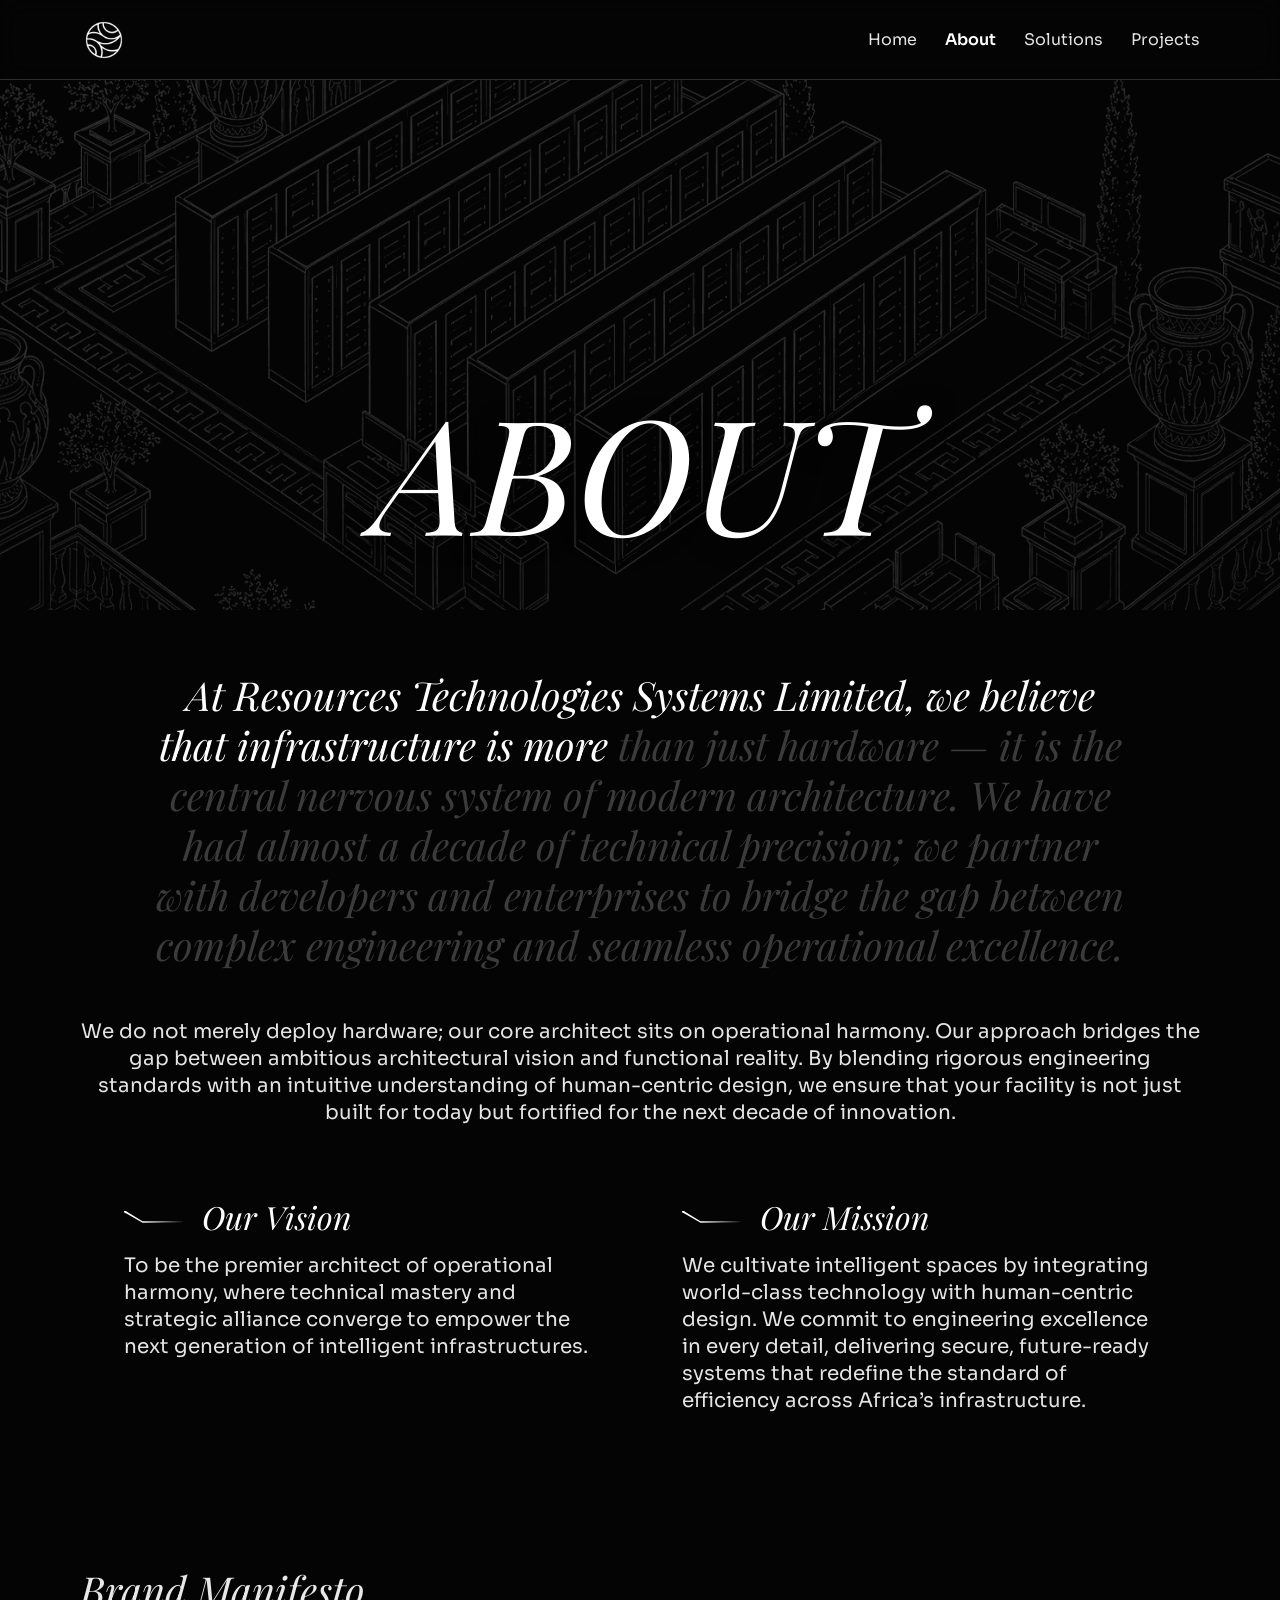
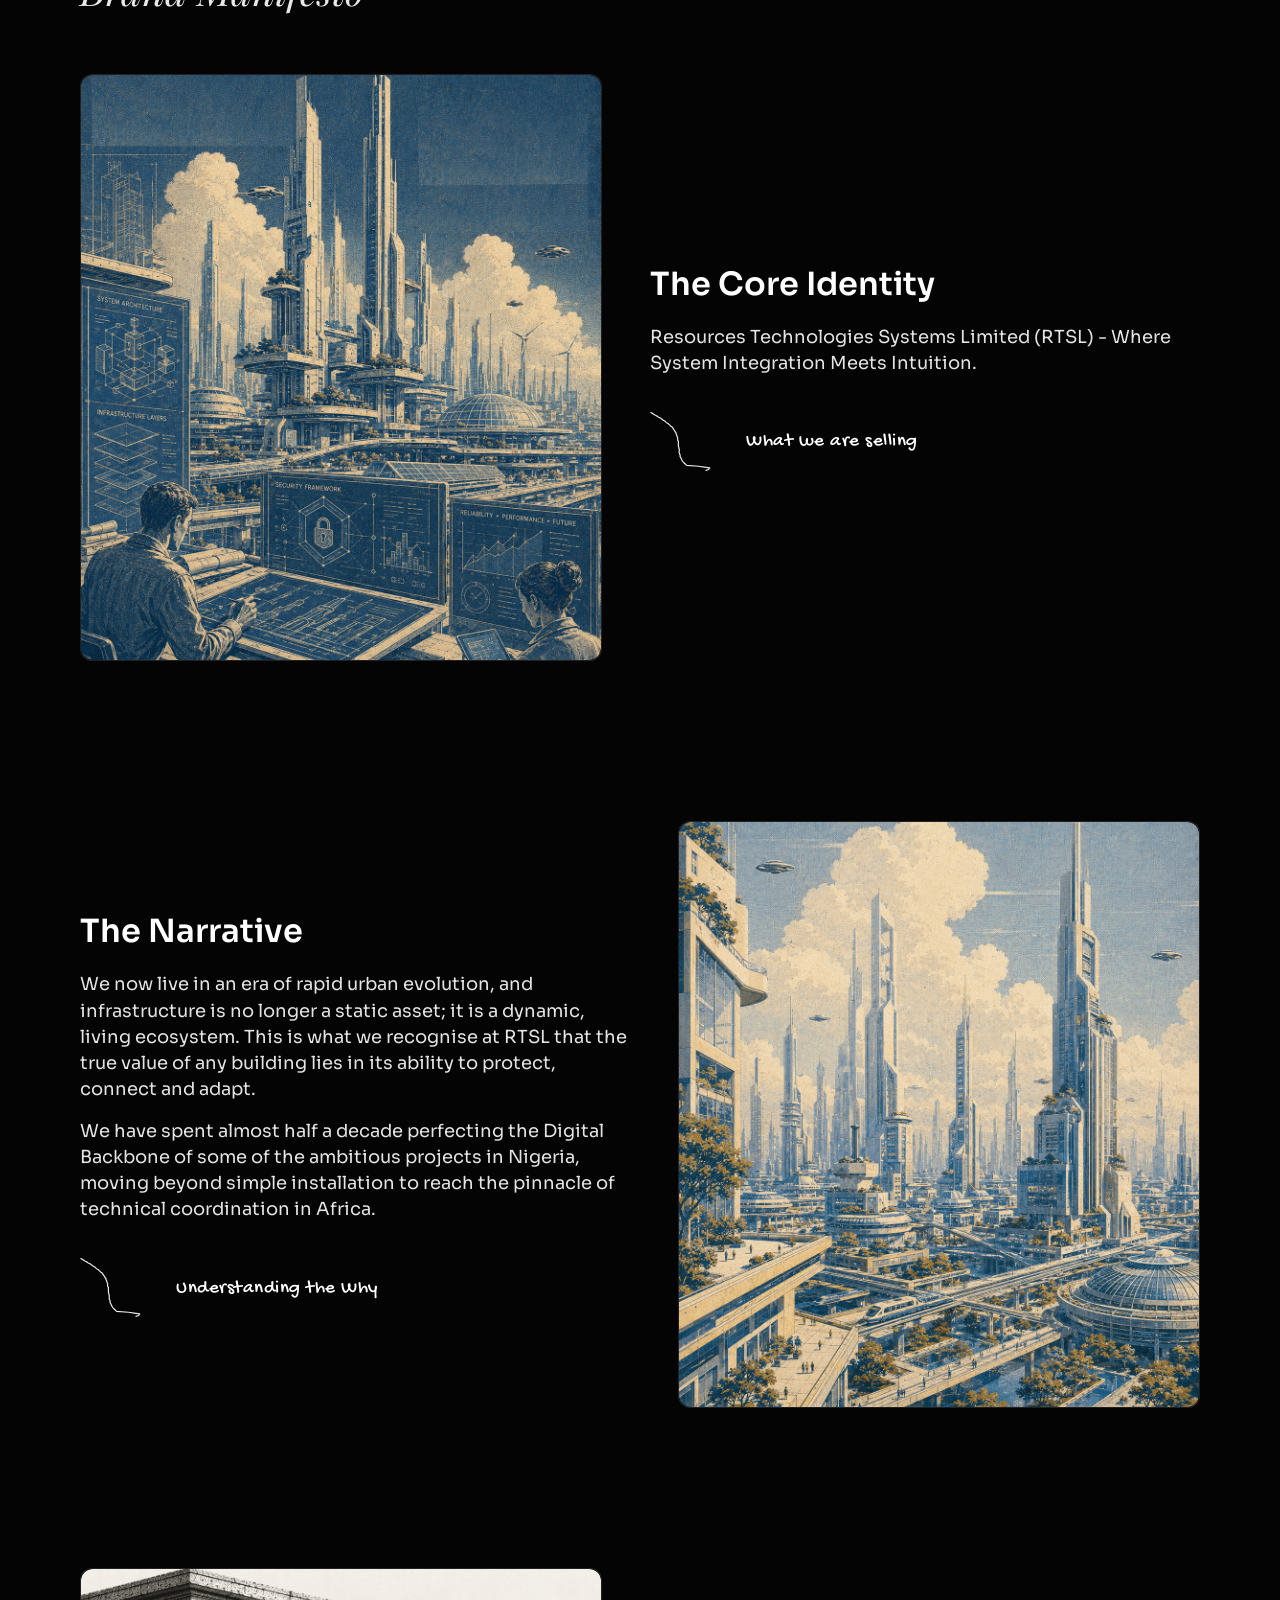
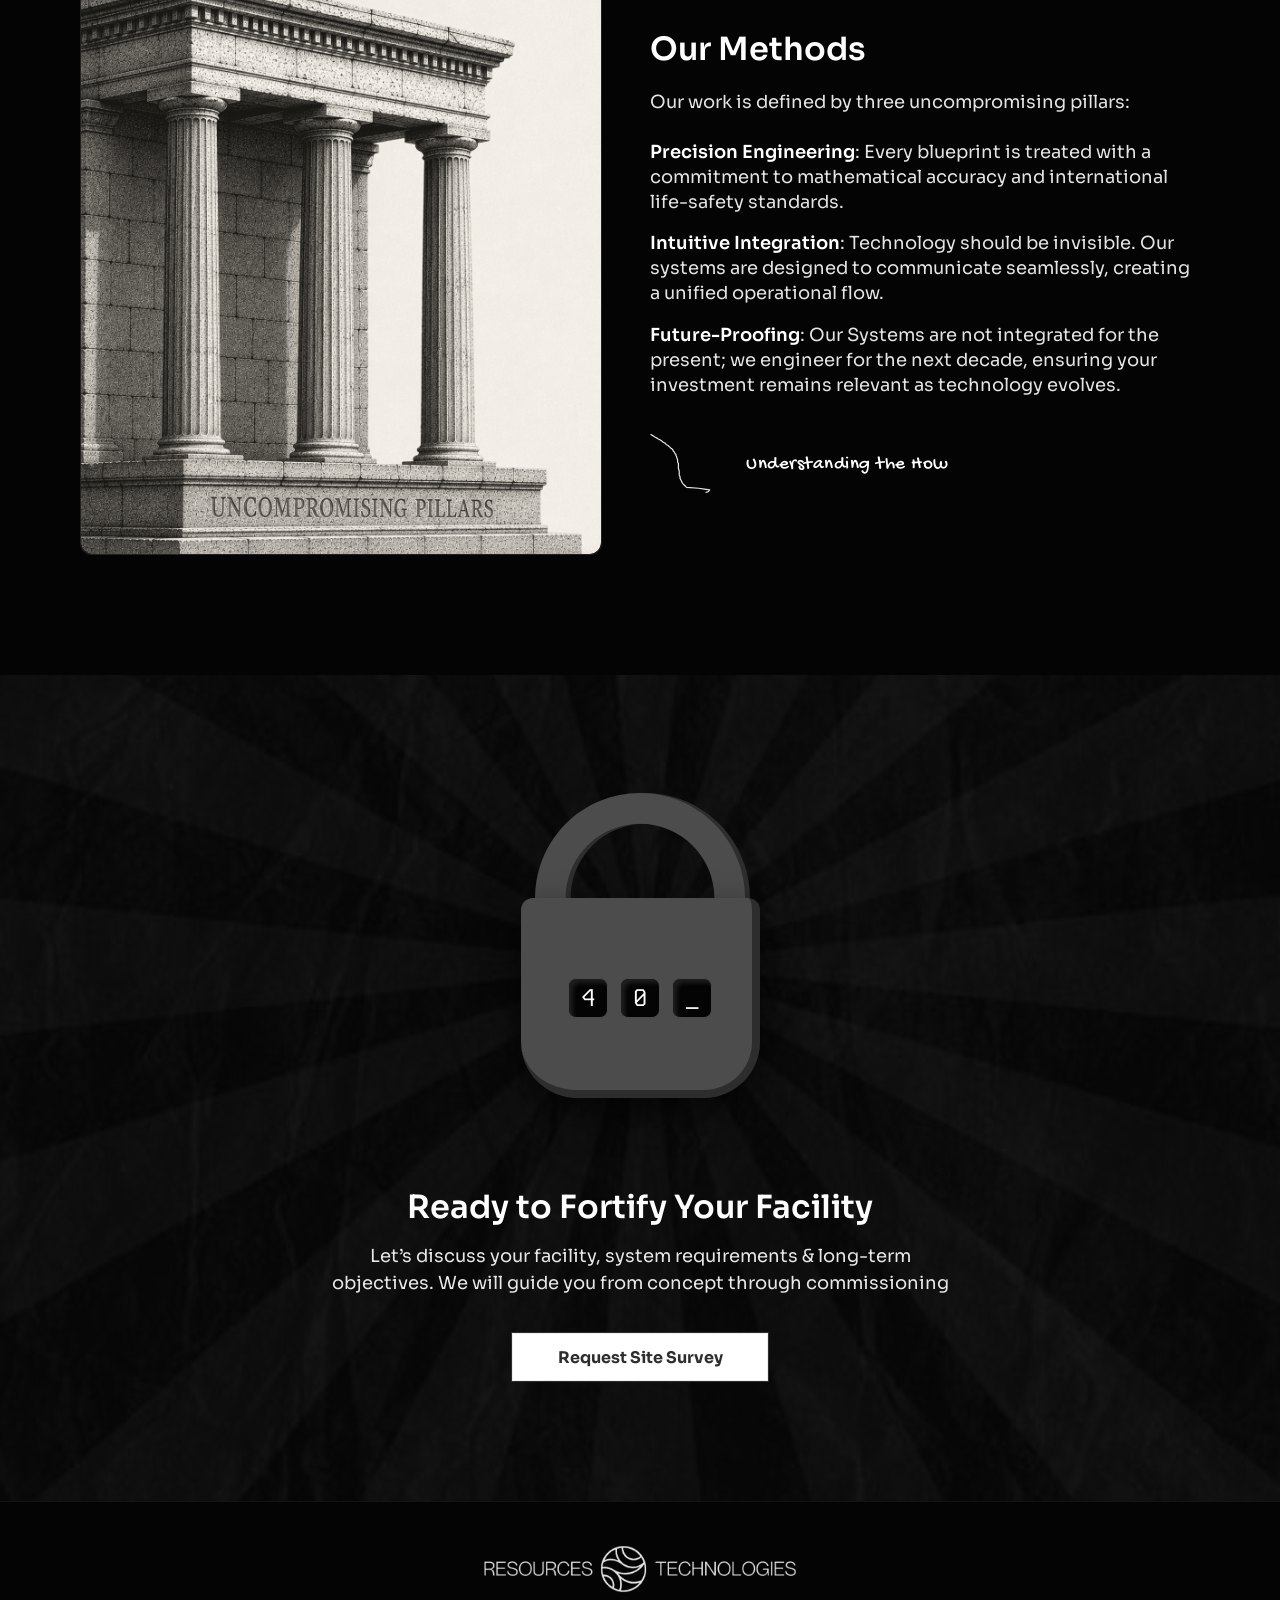
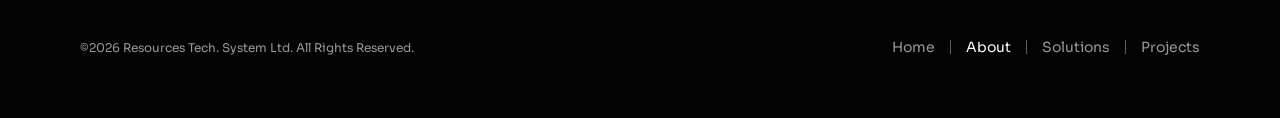
<file: about.html>
<!DOCTYPE html>
<html lang="en">
<head>
  <meta charset="UTF-8" />
  <meta name="viewport" content="width=device-width, initial-scale=1.0, viewport-fit=cover" />
  <meta name="description" content="About Resources Technologies Systems Limited — Engineering intelligent infrastructure for Africa's next decade." />
  <title>About — Resources Tech. System Ltd</title>
  <link rel="icon" type="image/png" href="assets/logo.png" />
  <link rel="preconnect" href="https://fonts.googleapis.com" />
  <link rel="preconnect" href="https://fonts.gstatic.com" crossorigin />
  <link rel="stylesheet" href="styles.css" />
</head>
<body>
  <!-- ===================================================================== -->
  <!-- NAVBAR (Framer: 80px, blurred background, border-bottom)              -->
  <!-- ===================================================================== -->
  <header class="framer-navbar" role="banner">
    <div class="framer-navbar__inner">
      <!-- Logo -->
      <a href="./" class="framer-logo" aria-label="Resources Tech. System Ltd">
        <img src="assets/logo.png" alt="Resources Tech Logo" width="48" height="48" />
      </a>

      <!-- Desktop Navigation Links -->
      <nav class="framer-nav-menu" role="navigation" aria-label="Main Navigation">
        <a href="./" class="framer-nav-link">Home</a>
        <a href="./about" class="framer-nav-link is-active" aria-current="page">About</a>
        <a href="./solutions" class="framer-nav-link">Solutions</a>
        <a href="./projects" class="framer-nav-link">Projects</a>
      </nav>

      <!-- Mobile Hamburger Toggle -->
      <button class="framer-nav-toggle" id="navToggle" aria-label="Toggle navigation menu" aria-expanded="false" aria-controls="mobileDropdown">
        <svg id="hamburgerIcon" width="24" height="24" viewBox="0 0 24 24" fill="none" stroke="currentColor" stroke-width="2" stroke-linecap="round" stroke-linejoin="round">
          <line x1="3" y1="8" x2="21" y2="8"></line>
          <line x1="3" y1="16" x2="21" y2="16"></line>
        </svg>
        <svg id="closeIcon" width="24" height="24" viewBox="0 0 24 24" fill="none" stroke="currentColor" stroke-width="2" stroke-linecap="round" stroke-linejoin="round" style="display: none;">
          <line x1="18" y1="6" x2="6" y2="18"></line>
          <line x1="6" y1="6" x2="18" y2="18"></line>
        </svg>
      </button>
    </div>

    <!-- Mobile Dropdown -->
    <div class="framer-mobile-dropdown" id="mobileDropdown" role="region" aria-label="Mobile Navigation">
      <ul class="framer-mobile-list">
        <li><a href="./" class="framer-nav-link">Home</a></li>
        <li><a href="./about" class="framer-nav-link is-active" aria-current="page">About</a></li>
        <li><a href="./solutions" class="framer-nav-link">Solutions</a></li>
        <li><a href="./projects" class="framer-nav-link">Projects</a></li>
      </ul>
    </div>
  </header>

  <!-- ===================================================================== -->
  <!-- MAIN CONTENT                                                          -->
  <!-- ===================================================================== -->
  <main>
    <!-- =================================================================== -->
    <!-- SECTION 1: ABOUT HERO SECTION                                       -->
    <!-- =================================================================== -->
    <section class="framer-about-hero" aria-label="About Us Header">
      <!-- High-Res Isometric Blueprint Architectural Background -->
      <div class="framer-about-hero-bg" aria-hidden="true">
        <img src="assets/about-hero-bg.png" alt="" width="2880" height="1060" fetchpriority="high" />
      </div>

      <!-- Hero Title Container -->
      <div class="framer-about-hero-content">
        <h1 class="framer-about-hero-title">ABOUT</h1>
      </div>
    </section>

    <!-- =================================================================== -->
    <!-- SECTION 2: PHILOSOPHY & VISION / MISSION                            -->
    <!-- =================================================================== -->
    <section class="framer-about-section-philosophy" aria-label="Our Philosophy, Vision, and Mission">
      <div class="framer-about-philosophy-inner">
        <!-- Editorial Statement (with scroll illumination hook) -->
        <div class="framer-about-quote-wrap">
          <blockquote class="framer-about-quote" id="aboutStatementText">
            At Resources Technologies Systems Limited, we believe that infrastructure is more than just hardware &mdash; it is the central nervous system of modern architecture. We have had almost a decade of technical precision; we partner with developers and enterprises to bridge the gap between complex engineering and seamless operational excellence.
          </blockquote>
        </div>

        <!-- Core Architectural Narrative -->
        <p class="framer-about-narrative">
          We do not merely deploy hardware; our core architect sits on operational harmony. Our approach bridges the gap between ambitious architectural vision and functional reality. By blending rigorous engineering standards with an intuitive understanding of human-centric design, we ensure that your facility is not just built for today but fortified for the next decade of innovation.
        </p>

        <!-- Vision & Mission Cards Row -->
        <div class="framer-about-vm-row">
          <!-- Our Vision Card -->
          <article class="framer-about-vm-card">
            <div class="framer-about-vm-header">
              <img src="assets/icon-wave.svg" alt="" width="66" height="13" class="framer-about-vm-wave" aria-hidden="true" />
              <h2 class="framer-about-vm-title">Our Vision</h2>
            </div>
            <p class="framer-about-vm-body">
              To be the premier architect of operational harmony, where technical mastery and strategic alliance converge to empower the next generation of intelligent infrastructures.
            </p>
          </article>

          <!-- Our Mission Card -->
          <article class="framer-about-vm-card">
            <div class="framer-about-vm-header">
              <img src="assets/icon-wave.svg" alt="" width="66" height="13" class="framer-about-vm-wave" aria-hidden="true" />
              <h2 class="framer-about-vm-title">Our Mission</h2>
            </div>
            <p class="framer-about-vm-body">
              We cultivate intelligent spaces by integrating world-class technology with human-centric design. We commit to engineering excellence in every detail, delivering secure, future-ready systems that redefine the standard of efficiency across Africa&rsquo;s infrastructure.
            </p>
          </article>
        </div>
      </div>
    </section>

    <!-- =================================================================== -->
    <!-- SECTION 3: BRAND MANIFESTO                                          -->
    <!-- =================================================================== -->
    <section class="framer-manifesto-section" aria-labelledby="manifestoHeading">
      <div class="framer-manifesto-heading-container">
        <h2 id="manifestoHeading" class="framer-manifesto-title">Brand Manifesto</h2>
      </div>

      <div class="framer-manifesto-list">
        <!-- Manifesto Item 1: The Core Identity -->
        <article class="framer-manifesto-row">
          <div class="framer-manifesto-img-wrap">
            <img src="assets/manifesto-1.png" alt="RTSL Central Operations Control Room" width="1086" height="1448" loading="lazy" />
          </div>

          <div class="framer-manifesto-content">
            <h3 class="framer-manifesto-item-title">The Core Identity</h3>
            <p class="framer-manifesto-item-desc">
              Resources Technologies Systems Limited (RTSL) - Where System Integration Meets Intuition.
            </p>
            <!-- Handwritten Pointer 1 -->
            <div class="framer-manifesto-pointer" aria-hidden="true">
              <img src="assets/icon-pointer-arrow.svg" alt="" width="102" height="73" />
              <span>What we are selling</span>
            </div>
          </div>
        </article>

        <!-- Manifesto Item 2: The Narrative -->
        <article class="framer-manifesto-row framer-manifesto-row--reverse">
          <div class="framer-manifesto-img-wrap">
            <img src="assets/manifesto-2.png" alt="Futuristic Cityscape Infrastructure" width="1086" height="1448" loading="lazy" />
          </div>

          <div class="framer-manifesto-content">
            <h3 class="framer-manifesto-item-title">The Narrative</h3>
            <div class="framer-manifesto-paragraphs">
              <p class="framer-manifesto-item-desc">
                We now live in an era of rapid urban evolution, and infrastructure is no longer a static asset; it is a dynamic, living ecosystem. This is what we recognise at RTSL that the true value of any building lies in its ability to protect, connect and adapt.
              </p>
              <p class="framer-manifesto-item-desc">
                We have spent almost half a decade perfecting the Digital Backbone of some of the ambitious projects in Nigeria, moving beyond simple installation to reach the pinnacle of technical coordination in Africa.
              </p>
            </div>
            <!-- Handwritten Pointer 2 -->
            <div class="framer-manifesto-pointer" aria-hidden="true">
              <img src="assets/icon-pointer-arrow.svg" alt="" width="102" height="73" />
              <span>Understanding the Why</span>
            </div>
          </div>
        </article>

        <!-- Manifesto Item 3: Our Methods -->
        <article class="framer-manifesto-row">
          <div class="framer-manifesto-img-wrap">
            <img src="assets/manifesto-3.png" alt="Classical Classical Architecture Inscription" width="1148" height="1370" loading="lazy" />
          </div>

          <div class="framer-manifesto-content">
            <h3 class="framer-manifesto-item-title">Our Methods</h3>
            <p class="framer-manifesto-item-desc">
              Our work is defined by three uncompromising pillars:
            </p>
            <div class="framer-manifesto-pillars">
              <p class="framer-manifesto-pillar">
                <strong>Precision Engineering</strong>: Every blueprint is treated with a commitment to mathematical accuracy and international life-safety standards.
              </p>
              <p class="framer-manifesto-pillar">
                <strong>Intuitive Integration</strong>: Technology should be invisible. Our systems are designed to communicate seamlessly, creating a unified operational flow.
              </p>
              <p class="framer-manifesto-pillar">
                <strong>Future-Proofing</strong>: Our Systems are not integrated for the present; we engineer for the next decade, ensuring your investment remains relevant as technology evolves.
              </p>
            </div>
            <!-- Handwritten Pointer 3 -->
            <div class="framer-manifesto-pointer" aria-hidden="true">
              <img src="assets/icon-pointer-arrow.svg" alt="" width="102" height="73" />
              <span>Understanding the How</span>
            </div>
          </div>
        </article>
      </div>
    </section>

    <!-- =================================================================== -->
    <!-- SECTION 4: READY TO FORTIFY YOUR FACILITY                           -->
    <!-- =================================================================== -->
    <section class="framer-fortify-section" aria-labelledby="fortifyHeading">
      <!-- Radial Sunburst Background Rays -->
      <div class="framer-fortify-bg" aria-hidden="true">
        <img src="assets/sunburst-rays.jpg" alt="" width="562" height="1000" loading="lazy" />
      </div>

      <div class="framer-fortify-inner">
        <!-- 3D Padlock Graphic -->
        <div class="framer-padlock-stage" aria-hidden="true">
          <div class="framer-padlock">
            <!-- Shackle / Handle -->
            <div class="framer-padlock-handle">
              <img src="assets/padlock-handle.svg" alt="" width="215" height="210" />
            </div>
            <!-- Padlock Body -->
            <div class="framer-padlock-body"></div>
            <!-- Combination Pin Digits -->
            <div class="framer-padlock-pins">
              <div class="framer-padlock-pin">
                <span>4</span>
              </div>
              <div class="framer-padlock-pin">
                <span>0</span>
              </div>
              <div class="framer-padlock-pin">
                <span>_</span>
              </div>
            </div>
          </div>
        </div>

        <!-- Copy & CTA Container -->
        <div class="framer-fortify-content">
          <div class="framer-fortify-text">
            <h2 id="fortifyHeading" class="framer-fortify-title">Ready to Fortify Your Facility</h2>
            <p class="framer-fortify-desc">
              Let&rsquo;s discuss your facility, system requirements &amp; long-term objectives. We will guide you from concept through commissioning
            </p>
          </div>

          <div class="framer-fortify-cta-wrap">
            <a href="./contact" class="framer-btn-primary" role="button">
              <span>Request Site Survey</span>
            </a>
          </div>
        </div>
      </div>
    </section>
  </main>

  <!-- ===================================================================== -->
  <!-- FOOTER                                                                -->
  <!-- ===================================================================== -->
  <footer class="framer-footer" role="contentinfo">
    <div class="framer-footer-inner">
      <!-- Centered Horizontal Logo Mark -->
      <div class="framer-footer-brand">
        <a href="./" class="framer-footer-logo-link" aria-label="Resources Tech Home">
          <img src="assets/footer-logo-cropped.png" alt="Resources Technologies Systems Limited" width="835" height="140" loading="lazy" />
        </a>
      </div>

      <!-- Footer Bottom Row: Copyright + Nav Links -->
      <div class="framer-footer-bottom">
        <div class="framer-footer-copy">
          <p>&copy;2026 Resources Tech. System Ltd. All Rights Reserved.</p>
        </div>

        <nav class="framer-footer-nav" aria-label="Footer navigation">
          <a href="./" class="framer-footer-link">Home</a>
          <span class="framer-footer-divider" aria-hidden="true">
            <img src="assets/footer-divider.svg" alt="" width="3" height="16" />
          </span>

          <a href="./about" class="framer-footer-link is-current">About</a>
          <span class="framer-footer-divider" aria-hidden="true">
            <img src="assets/footer-divider.svg" alt="" width="3" height="16" />
          </span>

          <a href="./solutions" class="framer-footer-link">Solutions</a>
          <span class="framer-footer-divider" aria-hidden="true">
            <img src="assets/footer-divider.svg" alt="" width="3" height="16" />
          </span>

          <a href="./projects" class="framer-footer-link">Projects</a>
        </nav>
      </div>
    </div>
  </footer>

  <script src="script.js"></script>
</body>
</html>
</file>
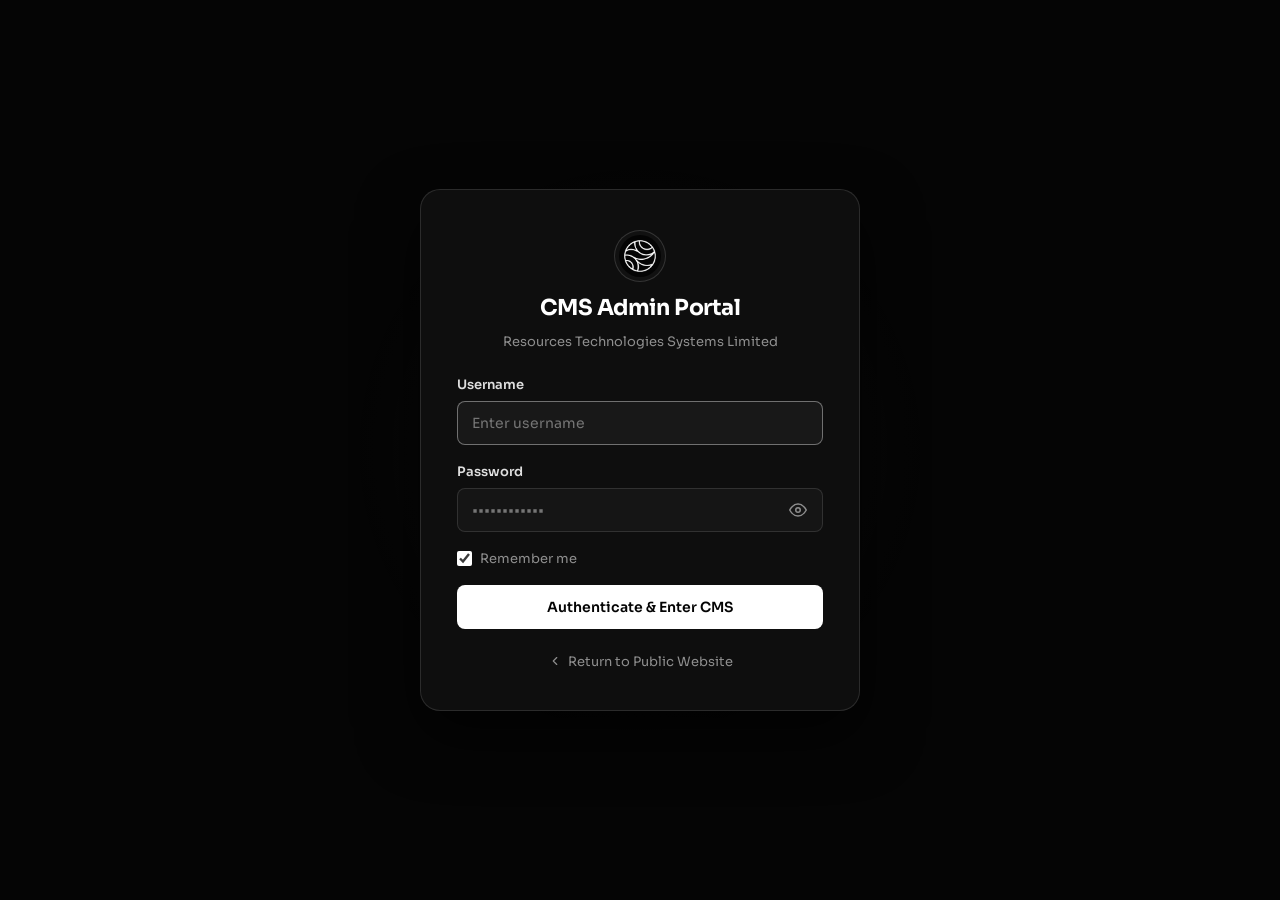
<file: admin.html>
<!DOCTYPE html>
<html lang="en">
<head>
  <script>
    // Immediate Authentication Gate
    (function() {
      const token = localStorage.getItem('rt_cms_auth_token') || sessionStorage.getItem('rt_cms_auth_token');
      if (!token) {
        document.documentElement.style.display = 'none';
        window.location.replace('login.html?redirect=admin.html');
      }
    })();
  </script>
  <meta charset="UTF-8" />
  <meta name="viewport" content="width=device-width, initial-scale=1.0, viewport-fit=cover" />
  <title>Resources Tech — Project CMS Dashboard</title>
  <link rel="icon" type="image/png" href="assets/logo.png" />
  <link rel="preconnect" href="https://fonts.googleapis.com" />
  <link rel="preconnect" href="https://fonts.gstatic.com" crossorigin />
  <link href="https://fonts.googleapis.com/css2?family=Playfair+Display:ital,wght@1,400;1,600&family=Sora:wght@300;400;500;600;700&display=swap" rel="stylesheet" />
  <style>
    :root {
      --bg: #050505;
      --surface-1: #0e0e0e;
      --surface-2: #161616;
      --surface-3: #222222;
      --border: rgba(255, 255, 255, 0.1);
      --border-focus: rgba(255, 255, 255, 0.35);
      --text: #ffffff;
      --text-muted: #8e8e8e;
      --accent: #ffffff;
      --danger: #ef4444;
      --success: #10b981;
      --radius-sm: 8px;
      --radius-md: 14px;
      --radius-lg: 20px;
      --font-sans: 'Sora', -apple-system, BlinkMacSystemFont, sans-serif;
      --font-serif: 'Playfair Display', serif;
    }

    * {
      box-sizing: border-box;
      margin: 0;
      padding: 0;
    }

    body {
      background-color: var(--bg);
      color: var(--text);
      font-family: var(--font-sans);
      min-height: 100vh;
      display: flex;
      flex-direction: column;
      -webkit-font-smoothing: antialiased;
    }

    /* Admin Top Header */
    .admin-header {
      background: rgba(14, 14, 14, 0.85);
      backdrop-filter: blur(16px);
      -webkit-backdrop-filter: blur(16px);
      border-bottom: 1px solid var(--border);
      position: sticky;
      top: 0;
      z-index: 40;
      padding: 16px 36px;
    }

    .admin-header-inner {
      max-width: 1360px;
      margin: 0 auto;
      display: flex;
      align-items: center;
      justify-content: space-between;
      gap: 20px;
    }

    .admin-brand {
      display: flex;
      align-items: center;
      gap: 14px;
      text-decoration: none;
      color: inherit;
    }

    .admin-brand img {
      width: 36px;
      height: 36px;
      border-radius: 50%;
    }

    .admin-brand-title {
      font-size: 16px;
      font-weight: 600;
      letter-spacing: -0.01em;
      display: flex;
      align-items: center;
      gap: 10px;
    }

    .admin-badge {
      background: var(--surface-3);
      color: #dedede;
      font-size: 11px;
      font-weight: 600;
      text-transform: uppercase;
      letter-spacing: 0.05em;
      padding: 3px 8px;
      border-radius: 6px;
      border: 1px solid rgba(255, 255, 255, 0.08);
    }

    .admin-nav-actions {
      display: flex;
      align-items: center;
      gap: 14px;
    }

    .btn {
      display: inline-flex;
      align-items: center;
      justify-content: center;
      gap: 8px;
      font-family: var(--font-sans);
      font-size: 14px;
      font-weight: 500;
      padding: 10px 18px;
      border-radius: var(--radius-sm);
      cursor: pointer;
      text-decoration: none;
      border: 1px solid transparent;
      transition: transform 140ms ease-out, background 140ms ease-out, border-color 140ms ease-out;
      user-select: none;
      white-space: nowrap;
    }

    .btn:active {
      transform: scale(0.97);
    }

    .btn-primary {
      background: #ffffff;
      color: #040404;
      font-weight: 600;
    }

    .btn-primary:hover {
      background: #e6e6e6;
    }

    .btn-secondary {
      background: var(--surface-2);
      color: #ffffff;
      border-color: var(--border);
    }

    .btn-secondary:hover {
      background: var(--surface-3);
      border-color: rgba(255, 255, 255, 0.2);
    }

    .btn-sm {
      font-size: 12px;
      padding: 6px 12px;
      border-radius: 6px;
    }

    .btn-danger {
      background: rgba(239, 68, 68, 0.12);
      color: #f87171;
      border-color: rgba(239, 68, 68, 0.25);
    }

    .btn-danger:hover {
      background: rgba(239, 68, 68, 0.22);
    }

    /* Main Container */
    .admin-main {
      max-width: 1360px;
      width: 100%;
      margin: 0 auto;
      padding: 40px 36px 80px;
      flex: 1;
    }

    /* Stats Ribbon */
    .admin-stats-grid {
      display: grid;
      grid-template-columns: repeat(4, 1fr);
      gap: 20px;
      margin-bottom: 40px;
    }

    .admin-stat-card {
      background: var(--surface-1);
      border: 1px solid var(--border);
      border-radius: var(--radius-md);
      padding: 22px 24px;
      display: flex;
      flex-direction: column;
      gap: 6px;
    }

    .admin-stat-label {
      font-size: 13px;
      color: var(--text-muted);
      font-weight: 500;
      text-transform: uppercase;
      letter-spacing: 0.04em;
    }

    .admin-stat-val {
      font-size: 30px;
      font-weight: 700;
      color: #ffffff;
      letter-spacing: -0.02em;
      font-variant-numeric: tabular-nums;
    }

    /* Section Header */
    .section-head {
      display: flex;
      align-items: center;
      justify-content: space-between;
      margin-bottom: 24px;
    }

    .section-head h2 {
      font-size: 22px;
      font-weight: 600;
      letter-spacing: -0.02em;
    }

    /* Project Cards Grid */
    .project-grid {
      display: grid;
      grid-template-columns: repeat(auto-fill, minmax(420px, 1fr));
      gap: 24px;
    }

    .project-card {
      background: var(--surface-1);
      border: 1px solid var(--border);
      border-radius: var(--radius-lg);
      overflow: hidden;
      display: flex;
      flex-direction: column;
      transition: border-color 200ms ease-out, transform 200ms ease-out;
    }

    .project-card:hover {
      border-color: rgba(255, 255, 255, 0.25);
      transform: translateY(-2px);
    }

    .project-card-thumb-wrap {
      position: relative;
      width: 100%;
      height: 240px;
      background: #000000;
      overflow: hidden;
    }

    .project-card-thumb {
      width: 100%;
      height: 100%;
      object-fit: cover;
      display: block;
      transition: transform 300ms ease-out;
    }

    .project-card:hover .project-card-thumb {
      transform: scale(1.03);
    }

    .project-card-slug-pill {
      position: absolute;
      top: 14px;
      left: 14px;
      background: rgba(4, 4, 4, 0.75);
      backdrop-filter: blur(8px);
      border: 1px solid rgba(255, 255, 255, 0.15);
      padding: 4px 10px;
      border-radius: 6px;
      font-size: 11px;
      font-family: monospace;
      color: #dedede;
    }

    .project-card-body {
      padding: 24px;
      display: flex;
      flex-direction: column;
      flex: 1;
      gap: 16px;
    }

    .project-card-meta {
      display: flex;
      align-items: center;
      justify-content: space-between;
      gap: 12px;
    }

    .project-card-title {
      font-size: 20px;
      font-weight: 700;
      color: #ffffff;
      letter-spacing: -0.01em;
    }

    .project-card-year {
      font-size: 12px;
      font-weight: 600;
      color: #a3a3a3;
      background: var(--surface-2);
      padding: 3px 8px;
      border-radius: 6px;
      border: 1px solid var(--border);
    }

    .project-card-sub {
      font-size: 14px;
      color: var(--text-muted);
      display: flex;
      align-items: center;
      gap: 8px;
    }

    .project-card-desc {
      font-size: 14px;
      color: #cccccc;
      line-height: 1.5;
      display: -webkit-box;
      -webkit-line-clamp: 2;
      -webkit-box-orient: vertical;
      overflow: hidden;
    }

    .project-card-chips {
      display: flex;
      flex-wrap: wrap;
      gap: 6px;
    }

    .project-chip {
      background: var(--surface-2);
      border: 1px solid rgba(255, 255, 255, 0.08);
      color: #b0b0b0;
      font-size: 11px;
      padding: 3px 8px;
      border-radius: 4px;
    }

    .project-card-actions {
      border-top: 1px solid var(--border);
      padding-top: 18px;
      display: flex;
      align-items: center;
      justify-content: space-between;
      gap: 10px;
    }

    /* ==========================================================================
       MODAL SHEET & SCROLL ARCHITECTURE (FIXED)
       ========================================================================== */
    .modal-overlay {
      position: fixed;
      inset: 0;
      background: rgba(0, 0, 0, 0.8);
      backdrop-filter: blur(14px);
      -webkit-backdrop-filter: blur(14px);
      z-index: 100;
      display: flex;
      align-items: center;
      justify-content: center;
      padding: 24px;
      opacity: 0;
      pointer-events: none;
      transition: opacity 200ms ease-out;
      overflow-y: auto;
    }

    .modal-overlay.is-active {
      opacity: 1;
      pointer-events: auto;
    }

    .modal-card {
      background: #0f0f0f;
      border: 1px solid rgba(255, 255, 255, 0.14);
      border-radius: var(--radius-lg);
      max-width: 880px;
      width: 100%;
      height: 88vh;
      max-height: 850px;
      display: flex;
      flex-direction: column;
      box-shadow: 0 24px 60px rgba(0, 0, 0, 0.85);
      transform: scale(0.96);
      transition: transform 200ms cubic-bezier(0.23, 1, 0.32, 1);
      overflow: hidden;
      margin: auto;
    }

    .modal-overlay.is-active .modal-card {
      transform: scale(1);
    }

    /* Crucial: Form is flex container with overflow hidden */
    #projectForm {
      display: flex;
      flex-direction: column;
      flex: 1;
      min-height: 0;
      overflow: hidden;
    }

    .modal-header {
      padding: 20px 28px;
      border-bottom: 1px solid var(--border);
      display: flex;
      align-items: center;
      justify-content: space-between;
      flex-shrink: 0;
      background: #0c0c0c;
    }

    .modal-title {
      font-size: 20px;
      font-weight: 700;
      letter-spacing: -0.01em;
    }

    .modal-close {
      background: none;
      border: none;
      color: var(--text-muted);
      cursor: pointer;
      padding: 8px;
      border-radius: 6px;
      display: flex;
      align-items: center;
      justify-content: center;
      transition: background 150ms ease-out, color 150ms ease-out;
    }

    .modal-close:hover {
      color: #ffffff;
      background: var(--surface-3);
    }

    /* Modal Body Scrolls Comfortably */
    .modal-body {
      padding: 28px;
      overflow-y: auto;
      overscroll-behavior: contain;
      -webkit-overflow-scrolling: touch;
      display: flex;
      flex-direction: column;
      gap: 24px;
      flex: 1;
      min-height: 0;
    }

    .modal-body::-webkit-scrollbar {
      width: 8px;
    }
    .modal-body::-webkit-scrollbar-track {
      background: #0f0f0f;
    }
    .modal-body::-webkit-scrollbar-thumb {
      background: #2a2a2a;
      border-radius: 4px;
    }
    .modal-body::-webkit-scrollbar-thumb:hover {
      background: #3a3a3a;
    }

    .form-group {
      display: flex;
      flex-direction: column;
      gap: 8px;
    }

    .form-row {
      display: grid;
      grid-template-columns: 1fr 1fr;
      gap: 16px;
    }

    .form-label {
      font-size: 13px;
      font-weight: 600;
      color: #dedede;
      display: flex;
      align-items: center;
      gap: 6px;
    }

    .form-hint {
      font-size: 12px;
      color: var(--text-muted);
      line-height: 1.4;
    }

    .form-input,
    .form-textarea {
      background: #141414;
      border: 1px solid var(--border);
      border-radius: var(--radius-sm);
      color: #ffffff;
      font-family: var(--font-sans);
      font-size: 14px;
      padding: 10px 14px;
      outline: none;
      transition: border-color 150ms ease-out, background 150ms ease-out;
    }

    .form-input:focus,
    .form-textarea:focus {
      border-color: var(--border-focus);
      background: #191919;
    }

    .form-textarea {
      resize: vertical;
      min-height: 90px;
      line-height: 1.45;
    }

    /* ==========================================================================
       MEDIA UPLOAD PANELS (HERO & TICKER GALLERY)
       ========================================================================== */
    .media-upload-card {
      background: #131313;
      border: 1px solid var(--border);
      border-radius: var(--radius-md);
      padding: 18px;
      display: flex;
      flex-direction: column;
      gap: 14px;
    }

    /* Hero Image Preview Box */
    .hero-preview-box {
      display: flex;
      align-items: center;
      gap: 18px;
      background: #090909;
      border: 1px dashed rgba(255, 255, 255, 0.16);
      border-radius: var(--radius-sm);
      padding: 14px;
      transition: border-color 150ms ease-out;
    }

    .hero-preview-box.is-dragover {
      border-color: #ffffff;
      background: #161616;
    }

    .hero-thumb {
      width: 140px;
      height: 95px;
      border-radius: 6px;
      object-fit: cover;
      background: #1c1c1c;
      border: 1px solid rgba(255, 255, 255, 0.1);
      flex-shrink: 0;
    }

    .hero-controls {
      display: flex;
      flex-direction: column;
      gap: 10px;
      flex: 1;
      min-width: 0;
    }

    /* Ticker Gallery Visual Grid */
    .gallery-grid-manager {
      display: grid;
      grid-template-columns: repeat(auto-fill, minmax(110px, 1fr));
      gap: 12px;
      margin-top: 6px;
    }

    .gallery-thumb-item {
      position: relative;
      height: 130px;
      border-radius: 8px;
      overflow: hidden;
      border: 1px solid rgba(255, 255, 255, 0.12);
      background: #0b0b0b;
      display: flex;
      align-items: center;
      justify-content: center;
    }

    .gallery-thumb-item img {
      width: 100%;
      height: 100%;
      object-fit: cover;
      display: block;
    }

    .gallery-thumb-order {
      position: absolute;
      bottom: 6px;
      left: 6px;
      background: rgba(0, 0, 0, 0.7);
      padding: 2px 6px;
      border-radius: 4px;
      font-size: 10px;
      font-weight: 600;
      color: #ffffff;
    }

    .gallery-thumb-remove {
      position: absolute;
      top: 6px;
      right: 6px;
      background: rgba(239, 68, 68, 0.85);
      border: none;
      color: #ffffff;
      border-radius: 50%;
      width: 22px;
      height: 22px;
      cursor: pointer;
      display: flex;
      align-items: center;
      justify-content: center;
      font-size: 12px;
      transition: transform 120ms ease-out, background 120ms ease-out;
    }

    .gallery-thumb-remove:hover {
      background: #ef4444;
      transform: scale(1.1);
    }

    /* Add Image Dropzone Button */
    .gallery-dropzone {
      height: 130px;
      border-radius: 8px;
      border: 2px dashed rgba(255, 255, 255, 0.2);
      background: rgba(255, 255, 255, 0.02);
      display: flex;
      flex-direction: column;
      align-items: center;
      justify-content: center;
      gap: 8px;
      cursor: pointer;
      color: #dedede;
      padding: 10px;
      text-align: center;
      transition: border-color 150ms ease-out, background 150ms ease-out, transform 120ms ease-out;
    }

    .gallery-dropzone:hover,
    .gallery-dropzone.is-dragover {
      border-color: #ffffff;
      background: rgba(255, 255, 255, 0.06);
    }

    .gallery-dropzone svg {
      color: var(--text-muted);
    }

    .gallery-dropzone span {
      font-size: 12px;
      font-weight: 500;
      line-height: 1.3;
    }

    .modal-footer {
      padding: 18px 28px;
      border-top: 1px solid var(--border);
      display: flex;
      align-items: center;
      justify-content: flex-end;
      gap: 12px;
      background: #0a0a0a;
      flex-shrink: 0;
    }

    /* Toast Notification (Sonner style) */
    .toast-shelf {
      position: fixed;
      bottom: 24px;
      right: 24px;
      z-index: 200;
      display: flex;
      flex-direction: column;
      gap: 10px;
      pointer-events: none;
    }

    .toast {
      background: #1c1c1c;
      border: 1px solid rgba(255, 255, 255, 0.15);
      border-radius: var(--radius-md);
      padding: 14px 20px;
      display: flex;
      align-items: center;
      gap: 12px;
      box-shadow: 0 12px 30px rgba(0, 0, 0, 0.6);
      transform: translateY(16px);
      opacity: 0;
      transition: transform 220ms cubic-bezier(0.23, 1, 0.32, 1), opacity 220ms ease-out;
      pointer-events: auto;
    }

    .toast.is-visible {
      transform: translateY(0);
      opacity: 1;
    }

    .toast-icon {
      width: 18px;
      height: 18px;
      color: var(--success);
      flex-shrink: 0;
    }

    .toast-msg {
      font-size: 14px;
      font-weight: 500;
      color: #ffffff;
    }

    /* Responsive */
    @media (max-width: 1024px) {
      .admin-stats-grid {
        grid-template-columns: repeat(2, 1fr);
      }
      .project-grid {
        grid-template-columns: 1fr;
      }
    }

    @media (max-width: 640px) {
      .admin-header {
        padding: 14px 20px;
      }
      .admin-main {
        padding: 24px 20px 60px;
      }
      .admin-stats-grid {
        grid-template-columns: 1fr;
        gap: 12px;
      }
      .form-row {
        grid-template-columns: 1fr;
      }
      .hero-preview-box {
        flex-direction: column;
        align-items: flex-start;
      }
      .hero-thumb {
        width: 100%;
        height: 140px;
      }
    }
  </style>
</head>
<body>

  <!-- Top Navigation Bar -->
  <header class="admin-header">
    <div class="admin-header-inner">
      <a href="./projects.html" class="admin-brand" title="View Projects on Website">
        <img src="assets/logo.png" alt="Resources Tech Logo" />
        <div class="admin-brand-title">
          <span>Resources Technologies</span>
          <span class="admin-badge">CMS Portal</span>
        </div>
      </a>
      <div class="admin-nav-actions">
        <a href="./projects.html" class="btn btn-secondary btn-sm" target="_blank" rel="noopener">
          <svg width="14" height="14" viewBox="0 0 24 24" fill="none" stroke="currentColor" stroke-width="2" stroke-linecap="round" stroke-linejoin="round"><path d="M18 13v6a2 2 0 0 1-2 2H5a2 2 0 0 1-2-2V8a2 2 0 0 1 2-2h6"></path><polyline points="15 3 21 3 21 9"></polyline><line x1="10" y1="14" x2="21" y2="3"></line></svg>
          View Public Site
        </a>
        <button class="btn btn-primary btn-sm" id="btnNewProject">
          <svg width="14" height="14" viewBox="0 0 24 24" fill="none" stroke="currentColor" stroke-width="2.2" stroke-linecap="round" stroke-linejoin="round"><line x1="12" y1="5" x2="12" y2="19"></line><line x1="5" y1="12" x2="19" y2="12"></line></svg>
          Add New Project
        </button>
        <button class="btn btn-secondary btn-sm" id="btnSignOut" title="Sign out of CMS">
          <svg width="14" height="14" viewBox="0 0 24 24" fill="none" stroke="currentColor" stroke-width="2" stroke-linecap="round" stroke-linejoin="round"><path d="M9 21H5a2 2 0 0 1-2-2V5a2 2 0 0 1 2-2h4"></path><polyline points="16 17 21 12 16 7"></polyline><line x1="21" y1="12" x2="9" y2="12"></line></svg>
          Sign Out
        </button>
      </div>
    </div>
  </header>

  <!-- Main Content -->
  <main class="admin-main">
    
    <!-- Stats Overview -->
    <section class="admin-stats-grid">
      <div class="admin-stat-card">
        <span class="admin-stat-label">Published Projects</span>
        <span class="admin-stat-val" id="statTotalProjects">0</span>
      </div>
      <div class="admin-stat-card">
        <span class="admin-stat-label">Active Locations</span>
        <span class="admin-stat-val" id="statLocations">0</span>
      </div>
      <div class="admin-stat-card">
        <span class="admin-stat-label">Systems Managed</span>
        <span class="admin-stat-val" id="statSystems">0</span>
      </div>
      <div class="admin-stat-card">
        <span class="admin-stat-label">Database Store</span>
        <span class="admin-stat-val" style="font-size: 18px; line-height: 38px; color: #10b981;">● Connected</span>
      </div>
    </section>

    <!-- Projects Section -->
    <div class="section-head">
      <h2>Managed Projects &amp; Case Studies</h2>
      <span style="font-size: 13px; color: var(--text-muted);">Database: <code style="color: #dedede;">data/projects.json</code></span>
    </div>

    <!-- Cards Container -->
    <div class="project-grid" id="projectsContainer">
      <!-- Dynamically populated -->
    </div>

  </main>

  <!-- ======================================================================= -->
  <!-- MODAL PROJECT EDITOR (SCROLLABLE WITH DESKTOP IMAGE UPLOADS)             -->
  <!-- ======================================================================= -->
  <div class="modal-overlay" id="projectModal" aria-hidden="true" role="dialog">
    <div class="modal-card">
      <div class="modal-header">
        <h3 class="modal-title" id="modalTitle">Add New Project</h3>
        <button class="modal-close" id="btnModalClose" aria-label="Close modal">
          <svg width="20" height="20" viewBox="0 0 24 24" fill="none" stroke="currentColor" stroke-width="2" stroke-linecap="round" stroke-linejoin="round"><line x1="18" y1="6" x2="6" y2="18"></line><line x1="6" y1="6" x2="18" y2="18"></line></svg>
        </button>
      </div>
      
      <form id="projectForm">
        <input type="hidden" id="formProjectId" />

        <!-- SCROLLABLE BODY -->
        <div class="modal-body">
          
          <!-- Section A: Identity & Classification -->
          <div class="form-row">
            <div class="form-group">
              <label class="form-label" for="formTitle">Project Title *</label>
              <input type="text" id="formTitle" class="form-input" placeholder="e.g. MRO, Luxury Residential Home" required />
            </div>
            <div class="form-group">
              <label class="form-label" for="formSlug">URL Slug (Identifier) *</label>
              <input type="text" id="formSlug" class="form-input" placeholder="e.g. mro, luxury-residential-home" required />
              <span class="form-hint">Path: <code>case-study.html?slug={slug}</code></span>
            </div>
          </div>

          <div class="form-row">
            <div class="form-group">
              <label class="form-label" for="formType">Project Type *</label>
              <input type="text" id="formType" class="form-input" placeholder="e.g. Aviation Infrastructure, Private Residential" required />
            </div>
            <div class="form-group">
              <label class="form-label" for="formLocation">Location *</label>
              <input type="text" id="formLocation" class="form-input" placeholder="e.g. Uyo, Nigeria" required />
            </div>
          </div>

          <div class="form-row">
            <div class="form-group">
              <label class="form-label" for="formYear">Year *</label>
              <input type="text" id="formYear" class="form-input" placeholder="e.g. 2026" required />
            </div>
            <div></div>
          </div>

          <!-- Section B: 1. HERO IMAGE (DESKTOP UPLOAD + PREVIEW) -->
          <div class="form-group">
            <label class="form-label">
              <span>1. Hero Featured Image (Top Card) *</span>
            </label>
            <div class="media-upload-card">
              <div class="hero-preview-box" id="heroDropZone">
                <img src="assets/project-1.png" alt="Hero Preview" class="hero-thumb" id="heroPreviewImg" onerror="this.src='assets/project-1.png'" />
                <div class="hero-controls">
                  <div style="display: flex; align-items: center; gap: 10px; flex-wrap: wrap;">
                    <input type="file" id="heroFileInput" accept="image/*" style="display: none;" />
                    <button type="button" class="btn btn-secondary btn-sm" id="btnBrowseHero">
                      <svg width="14" height="14" viewBox="0 0 24 24" fill="none" stroke="currentColor" stroke-width="2" stroke-linecap="round" stroke-linejoin="round"><path d="M21 15v4a2 2 0 0 1-2 2H5a2 2 0 0 1-2-2v-4"></path><polyline points="17 8 12 3 7 8"></polyline><line x1="12" y1="3" x2="12" y2="15"></line></svg>
                      Choose Image from Desktop
                    </button>
                    <span style="font-size: 12px; color: var(--text-muted);">or drag &amp; drop an image here</span>
                  </div>
                  <input type="text" id="formHeroImage" class="form-input" placeholder="assets/project-1.png" style="font-size: 12px; padding: 7px 10px;" required />
                </div>
              </div>
            </div>
          </div>

          <!-- Section C: 2. TICKER IMAGES (DESKTOP MULTI-UPLOAD + GALLERY MANAGER) -->
          <div class="form-group">
            <label class="form-label">
              <span>2. Ticker Installation Gallery (Auto-Scrolling Showcase)</span>
            </label>
            <div class="media-upload-card">
              <div style="display: flex; align-items: center; justify-content: space-between; gap: 10px; flex-wrap: wrap;">
                <span class="form-hint">Images will auto-scroll horizontally at the bottom of the case study.</span>
                <input type="file" id="galleryFileInput" accept="image/*" multiple style="display: none;" />
                <button type="button" class="btn btn-secondary btn-sm" id="btnBrowseGallery">
                  <svg width="14" height="14" viewBox="0 0 24 24" fill="none" stroke="currentColor" stroke-width="2" stroke-linecap="round" stroke-linejoin="round"><path d="M21 15v4a2 2 0 0 1-2 2H5a2 2 0 0 1-2-2v-4"></path><polyline points="17 8 12 3 7 8"></polyline><line x1="12" y1="3" x2="12" y2="15"></line></svg>
                  + Add Images from Desktop
                </button>
              </div>

              <!-- Interactive Visual Ticker Images Grid -->
              <div class="gallery-grid-manager" id="galleryGridManager">
                <!-- Dynamically populated with thumbnails & remove buttons -->
              </div>
            </div>
          </div>

          <!-- Section D: Editorial Narrative Blocks -->
          <div class="form-group">
            <label class="form-label" for="formOverview">Project Overview (One paragraph per line)</label>
            <textarea id="formOverview" class="form-textarea" rows="3" placeholder="Resource Technologies Systems Ltd was engaged to design..."></textarea>
          </div>

          <div class="form-group">
            <label class="form-label" for="formSystems">Systems Implemented (One system per line)</label>
            <textarea id="formSystems" class="form-textarea" rows="4" placeholder="Structured Cabling Infrastructure&#10;CCTV Surveillance System&#10;Access Control Provisions&#10;Fire Detection Provisions"></textarea>
          </div>

          <div class="form-group">
            <label class="form-label" for="formApproach">Engineering Approach (One numbered step per line)</label>
            <textarea id="formApproach" class="form-textarea" rows="4" placeholder="Review of architectural layouts and coordination with other trades&#10;Standards-based cable routing and containment strategy&#10;Proper zoning and device positioning for safety and coverage&#10;Clear labeling, documentation, and handover readiness"></textarea>
          </div>

          <div class="form-group">
            <label class="form-label" for="formOutcome">Delivery &amp; Outcome</label>
            <textarea id="formOutcome" class="form-textarea" rows="2" placeholder="The project was delivered in line with design intent and functional requirements..."></textarea>
          </div>

          <div class="form-group">
            <label class="form-label" for="formWhyMatters">Why This Project Matters</label>
            <textarea id="formWhyMatters" class="form-textarea" rows="2" placeholder="This project reflects our core philosophy..."></textarea>
          </div>

        </div>

        <!-- FIXED FOOTER -->
        <div class="modal-footer">
          <button type="button" class="btn btn-secondary" id="btnModalCancel">Cancel</button>
          <button type="submit" class="btn btn-primary" id="btnSaveProject">Save Project</button>
        </div>
      </form>
    </div>
  </div>

  <!-- Toast Notification Shelf -->
  <div class="toast-shelf" id="toastShelf" aria-live="polite"></div>

  <script>
    // State
    let projectsData = [];
    let isEditing = false;
    let currentEditSlug = null;
    let currentGalleryList = []; // Array of gallery image URLs

    // Elements
    const projectsContainer = document.getElementById('projectsContainer');
    const projectModal = document.getElementById('projectModal');
    const projectForm = document.getElementById('projectForm');
    const btnNewProject = document.getElementById('btnNewProject');
    const btnModalClose = document.getElementById('btnModalClose');
    const btnModalCancel = document.getElementById('btnModalCancel');
    const modalTitle = document.getElementById('modalTitle');
    const formTitle = document.getElementById('formTitle');
    const formSlug = document.getElementById('formSlug');
    const toastShelf = document.getElementById('toastShelf');

    // Hero Upload Elements
    const heroFileInput = document.getElementById('heroFileInput');
    const btnBrowseHero = document.getElementById('btnBrowseHero');
    const heroPreviewImg = document.getElementById('heroPreviewImg');
    const formHeroImage = document.getElementById('formHeroImage');
    const heroDropZone = document.getElementById('heroDropZone');

    // Gallery Upload Elements
    const galleryFileInput = document.getElementById('galleryFileInput');
    const btnBrowseGallery = document.getElementById('btnBrowseGallery');
    const galleryGridManager = document.getElementById('galleryGridManager');

    // Auto-generate slug as user types title
    formTitle.addEventListener('input', () => {
      if (!isEditing) {
        formSlug.value = formTitle.value
          .toLowerCase()
          .trim()
          .replace(/[^\w\s-]/g, '')
          .replace(/[\s_-]+/g, '-')
          .replace(/^-+|-+$/g, '');
      }
    });

    // Update hero preview when text changes
    formHeroImage.addEventListener('input', () => {
      heroPreviewImg.src = formHeroImage.value.trim() || 'assets/project-1.png';
    });

    // Toast helper
    function showToast(message) {
      const toast = document.createElement('div');
      toast.className = 'toast';
      toast.innerHTML = `
        <svg class="toast-icon" viewBox="0 0 24 24" fill="none" stroke="currentColor" stroke-width="2.5" stroke-linecap="round" stroke-linejoin="round">
          <polyline points="20 6 9 17 4 12"></polyline>
        </svg>
        <span class="toast-msg">${message}</span>
      `;
      toastShelf.appendChild(toast);
      requestAnimationFrame(() => toast.classList.add('is-visible'));
      setTimeout(() => {
        toast.classList.remove('is-visible');
        setTimeout(() => toast.remove(), 250);
      }, 3500);
    }

    // =========================================================================
    // DESKTOP FILE UPLOAD HELPERS
    // =========================================================================
    function readFileAsBase64(file) {
      return new Promise((resolve, reject) => {
        const reader = new FileReader();
        reader.onload = () => resolve(reader.result);
        reader.onerror = (error) => reject(error);
        reader.readAsDataURL(file);
      });
    }

    async function uploadDesktopFile(file) {
      const base64Data = await readFileAsBase64(file);
      try {
        const res = await fetch('/api/upload', {
          method: 'POST',
          headers: { 'Content-Type': 'application/json' },
          body: JSON.stringify({
            filename: file.name,
            data: base64Data
          })
        });
        if (res.ok) {
          const json = await res.json();
          return json.url;
        }
      } catch (err) {
        console.warn('Server upload failed, using data url fallback', err);
      }
      // Fallback to direct base64 data URL if API unavailable
      return base64Data;
    }

    // Hero Desktop Upload Handlers
    btnBrowseHero.addEventListener('click', () => heroFileInput.click());

    heroFileInput.addEventListener('change', async (e) => {
      const file = e.target.files[0];
      if (!file) return;
      showToast('Uploading hero image...');
      const url = await uploadDesktopFile(file);
      formHeroImage.value = url;
      heroPreviewImg.src = url;
      showToast('Hero image uploaded!');
      heroFileInput.value = '';
    });

    // Hero Drag & Drop
    heroDropZone.addEventListener('dragover', (e) => {
      e.preventDefault();
      heroDropZone.classList.add('is-dragover');
    });
    heroDropZone.addEventListener('dragleave', () => {
      heroDropZone.classList.remove('is-dragover');
    });
    heroDropZone.addEventListener('drop', async (e) => {
      e.preventDefault();
      heroDropZone.classList.remove('is-dragover');
      if (e.dataTransfer.files && e.dataTransfer.files[0]) {
        const file = e.dataTransfer.files[0];
        showToast('Uploading hero image...');
        const url = await uploadDesktopFile(file);
        formHeroImage.value = url;
        heroPreviewImg.src = url;
        showToast('Hero image uploaded!');
      }
    });

    // Ticker Gallery Desktop Upload Handlers
    btnBrowseGallery.addEventListener('click', () => galleryFileInput.click());

    galleryFileInput.addEventListener('change', async (e) => {
      const files = Array.from(e.target.files);
      if (!files.length) return;
      showToast(`Uploading ${files.length} ticker image(s)...`);

      for (const file of files) {
        const url = await uploadDesktopFile(file);
        currentGalleryList.push(url);
      }

      renderGalleryManager();
      showToast(`${files.length} image(s) added to ticker!`);
      galleryFileInput.value = '';
    });

    function renderGalleryManager() {
      if (!currentGalleryList.length) {
        galleryGridManager.innerHTML = `
          <div class="gallery-dropzone" style="grid-column: 1 / -1;" id="galleryDropZone">
            <svg width="24" height="24" viewBox="0 0 24 24" fill="none" stroke="currentColor" stroke-width="2" stroke-linecap="round" stroke-linejoin="round"><path d="M21 15v4a2 2 0 0 1-2 2H5a2 2 0 0 1-2-2v-4"></path><polyline points="17 8 12 3 7 8"></polyline><line x1="12" y1="3" x2="12" y2="15"></line></svg>
            <span>Click "+ Add Images from Desktop" or drag photos here to populate the ticker</span>
          </div>
        `;
      } else {
        const itemsHtml = currentGalleryList.map((url, idx) => `
          <div class="gallery-thumb-item">
            <img src="${url}" alt="Ticker Photo ${idx + 1}" onerror="this.src='assets/gallery-1.png'" />
            <span class="gallery-thumb-order">#${idx + 1}</span>
            <button type="button" class="gallery-thumb-remove" title="Remove image" onclick="removeGalleryImage(${idx})">✕</button>
          </div>
        `).join('');

        const dropzoneHtml = `
          <div class="gallery-dropzone" id="galleryDropZone">
            <svg width="20" height="20" viewBox="0 0 24 24" fill="none" stroke="currentColor" stroke-width="2"><line x1="12" y1="5" x2="12" y2="19"></line><line x1="5" y1="12" x2="19" y2="12"></line></svg>
            <span>+ Add More</span>
          </div>
        `;

        galleryGridManager.innerHTML = itemsHtml + dropzoneHtml;
      }

      // Re-attach dropzone click & drag
      const dropzone = document.getElementById('galleryDropZone');
      if (dropzone) {
        dropzone.addEventListener('click', () => galleryFileInput.click());
        dropzone.addEventListener('dragover', (e) => {
          e.preventDefault();
          dropzone.classList.add('is-dragover');
        });
        dropzone.addEventListener('dragleave', () => {
          dropzone.classList.remove('is-dragover');
        });
        dropzone.addEventListener('drop', async (e) => {
          e.preventDefault();
          dropzone.classList.remove('is-dragover');
          if (e.dataTransfer.files && e.dataTransfer.files.length) {
            const files = Array.from(e.dataTransfer.files);
            showToast(`Uploading ${files.length} ticker image(s)...`);
            for (const file of files) {
              const url = await uploadDesktopFile(file);
              currentGalleryList.push(url);
            }
            renderGalleryManager();
            showToast(`${files.length} image(s) added!`);
          }
        });
      }
    }

    function removeGalleryImage(index) {
      currentGalleryList.splice(index, 1);
      renderGalleryManager();
      showToast('Image removed from ticker');
    }

    // =========================================================================
    // CRUD OPERATIONS
    // =========================================================================
    async function loadProjects() {
      try {
        const res = await fetch('/api/projects');
        if (res.ok) {
          projectsData = await res.json();
        } else {
          const staticRes = await fetch('data/projects.json');
          projectsData = await staticRes.json();
        }
      } catch (err) {
        try {
          const staticRes = await fetch('data/projects.json');
          projectsData = await staticRes.json();
        } catch (e) {
          projectsData = JSON.parse(localStorage.getItem('resources_tech_projects') || '[]');
        }
      }
      renderProjects();
      renderStats();
    }

    function renderStats() {
      document.getElementById('statTotalProjects').textContent = projectsData.length;
      const locations = new Set(projectsData.map(p => p.location).filter(Boolean));
      document.getElementById('statLocations').textContent = locations.size;
      const totalSystems = projectsData.reduce((acc, p) => acc + (Array.isArray(p.systems) ? p.systems.length : 0), 0);
      document.getElementById('statSystems').textContent = totalSystems;
    }

    function renderProjects() {
      if (!projectsData || projectsData.length === 0) {
        projectsContainer.innerHTML = `
          <div style="grid-column: 1 / -1; padding: 60px 20px; text-align: center; color: var(--text-muted); background: var(--surface-1); border: 1px dashed var(--border); border-radius: var(--radius-lg);">
            <p style="font-size: 16px; margin-bottom: 12px;">No projects registered in the database yet.</p>
            <button class="btn btn-primary" onclick="openNewModal()">Create Your First Project</button>
          </div>
        `;
        return;
      }

      projectsContainer.innerHTML = projectsData.map(p => {
        const systemsCount = Array.isArray(p.systems) ? p.systems.length : 0;
        const galleryCount = Array.isArray(p.gallery) ? p.gallery.length : 0;
        const overviewText = Array.isArray(p.overview) ? p.overview.join(' ') : (p.overview || '');
        const heroImg = p.heroImage || 'assets/project-1.png';

        return `
          <div class="project-card">
            <div class="project-card-thumb-wrap">
              <img src="${heroImg}" alt="${p.title}" class="project-card-thumb" onerror="this.src='assets/project-1.png'" />
              <div class="project-card-slug-pill">${p.slug}</div>
            </div>
            <div class="project-card-body">
              <div class="project-card-meta">
                <h3 class="project-card-title">${p.title}</h3>
                <span class="project-card-year">${p.year || '2026'}</span>
              </div>
              <div class="project-card-sub">
                <span>${p.type || 'Infrastructure'}</span>
                <span>✦</span>
                <span>${p.location || 'Nigeria'}</span>
              </div>
              <p class="project-card-desc">${overviewText}</p>
              <div class="project-card-chips">
                <span class="project-chip">${systemsCount} Systems</span>
                <span class="project-chip">${galleryCount} Ticker Photos</span>
              </div>
              <div class="project-card-actions">
                <a href="./case-study.html?slug=${p.slug}" target="_blank" class="btn btn-secondary btn-sm">
                  <svg width="13" height="13" viewBox="0 0 24 24" fill="none" stroke="currentColor" stroke-width="2" stroke-linecap="round" stroke-linejoin="round"><path d="M1 12s4-8 11-8 11 8 11 8-4 8-11 8-11-8-11-8z"></path><circle cx="12" cy="12" r="3"></circle></svg>
                  Preview
                </a>
                <div style="display: flex; gap: 8px;">
                  <button class="btn btn-secondary btn-sm" onclick="openEditModal('${p.slug}')">Edit</button>
                  <button class="btn btn-danger btn-sm" onclick="deleteProject('${p.slug}')">Delete</button>
                </div>
              </div>
            </div>
          </div>
        `;
      }).join('');
    }

    // Modal Helpers
    function openNewModal() {
      isEditing = false;
      currentEditSlug = null;
      modalTitle.textContent = 'Add New Project';
      projectForm.reset();
      document.getElementById('formProjectId').value = '';
      formHeroImage.value = 'assets/project-1.png';
      heroPreviewImg.src = 'assets/project-1.png';
      currentGalleryList = [
        'assets/gallery-1.png',
        'assets/gallery-2.png',
        'assets/gallery-3.png',
        'assets/gallery-4.png'
      ];
      renderGalleryManager();
      projectModal.classList.add('is-active');
      projectModal.setAttribute('aria-hidden', 'false');
      formTitle.focus();
    }

    function openEditModal(slug) {
      const p = projectsData.find(item => item.slug === slug);
      if (!p) return;

      isEditing = true;
      currentEditSlug = slug;
      modalTitle.textContent = `Edit: ${p.title}`;
      
      document.getElementById('formProjectId').value = p.id || '';
      document.getElementById('formTitle').value = p.title || '';
      document.getElementById('formSlug').value = p.slug || '';
      document.getElementById('formType').value = p.type || '';
      document.getElementById('formLocation').value = p.location || '';
      document.getElementById('formYear').value = p.year || '';
      
      // Hero Image
      formHeroImage.value = p.heroImage || 'assets/project-1.png';
      heroPreviewImg.src = p.heroImage || 'assets/project-1.png';
      
      // Gallery Ticker Images
      if (Array.isArray(p.gallery)) {
        currentGalleryList = [...p.gallery];
      } else if (typeof p.gallery === 'string') {
        currentGalleryList = p.gallery.split(',').map(s => s.trim()).filter(Boolean);
      } else {
        currentGalleryList = [];
      }
      renderGalleryManager();

      document.getElementById('formOverview').value = Array.isArray(p.overview) ? p.overview.join('\n\n') : (p.overview || '');
      document.getElementById('formSystems').value = Array.isArray(p.systems) ? p.systems.join('\n') : (p.systems || '');
      document.getElementById('formApproach').value = Array.isArray(p.approach) ? p.approach.join('\n') : (p.approach || '');
      document.getElementById('formOutcome').value = p.outcome || '';
      document.getElementById('formWhyMatters').value = p.whyMatters || '';

      projectModal.classList.add('is-active');
      projectModal.setAttribute('aria-hidden', 'false');
    }

    function closeModal() {
      projectModal.classList.remove('is-active');
      projectModal.setAttribute('aria-hidden', 'true');
    }

    btnNewProject.addEventListener('click', openNewModal);
    btnModalClose.addEventListener('click', closeModal);
    btnModalCancel.addEventListener('click', closeModal);
    projectModal.addEventListener('click', (e) => {
      if (e.target === projectModal) closeModal();
    });

    // Form Submission
    projectForm.addEventListener('submit', async (e) => {
      e.preventDefault();
      
      const payload = {
        id: document.getElementById('formProjectId').value || undefined,
        title: document.getElementById('formTitle').value.trim(),
        slug: document.getElementById('formSlug').value.trim(),
        type: document.getElementById('formType').value.trim(),
        location: document.getElementById('formLocation').value.trim(),
        year: document.getElementById('formYear').value.trim(),
        heroImage: document.getElementById('formHeroImage').value.trim(),
        gallery: currentGalleryList,
        overview: document.getElementById('formOverview').value,
        systems: document.getElementById('formSystems').value,
        approach: document.getElementById('formApproach').value,
        outcome: document.getElementById('formOutcome').value.trim(),
        whyMatters: document.getElementById('formWhyMatters').value.trim()
      };

      try {
        let res;
        if (isEditing && currentEditSlug) {
          res = await fetch(`/api/projects/${currentEditSlug}`, {
            method: 'PUT',
            headers: { 'Content-Type': 'application/json' },
            body: JSON.stringify(payload)
          });
        } else {
          res = await fetch('/api/projects', {
            method: 'POST',
            headers: { 'Content-Type': 'application/json' },
            body: JSON.stringify(payload)
          });
        }

        if (res.ok) {
          showToast(isEditing ? 'Project updated successfully' : 'Project created successfully');
          closeModal();
          await loadProjects();
        } else {
          const err = await res.json();
          alert('Error saving project: ' + (err.error || 'Unknown error'));
        }
      } catch (err) {
        console.error('Save error:', err);
        if (isEditing && currentEditSlug) {
          const idx = projectsData.findIndex(p => p.slug === currentEditSlug);
          if (idx !== -1) projectsData[idx] = { ...projectsData[idx], ...payload };
        } else {
          projectsData.push(payload);
        }
        localStorage.setItem('resources_tech_projects', JSON.stringify(projectsData));
        showToast('Saved to local storage');
        closeModal();
        renderProjects();
        renderStats();
      }
    });

    // Delete project
    async function deleteProject(slug) {
      if (!confirm(`Are you sure you want to delete project "${slug}"? This action removes it from the database.`)) {
        return;
      }

      try {
        const res = await fetch(`/api/projects/${slug}`, { method: 'DELETE' });
        if (res.ok) {
          showToast(`Project "${slug}" deleted`);
          await loadProjects();
        } else {
          alert('Failed to delete project');
        }
      } catch (err) {
        projectsData = projectsData.filter(p => p.slug !== slug);
        localStorage.setItem('resources_tech_projects', JSON.stringify(projectsData));
        showToast(`Project "${slug}" deleted from local store`);
        renderProjects();
        renderStats();
      }
    }

    // Keyboard ESC
    document.addEventListener('keydown', (e) => {
      if (e.key === 'Escape' && projectModal.classList.contains('is-active')) {
        closeModal();
      }
    });


    // Sign Out Handler
    const btnSignOut = document.getElementById('btnSignOut');
    if (btnSignOut) {
      btnSignOut.addEventListener('click', () => {
        localStorage.removeItem('rt_cms_auth_token');
        sessionStorage.removeItem('rt_cms_auth_token');
        localStorage.removeItem('rt_cms_user');
        sessionStorage.removeItem('rt_cms_user');
        window.location.href = 'login.html';
      });
    }

    // Initial load
    loadProjects();

  </script>
</body>
</html>
</file>
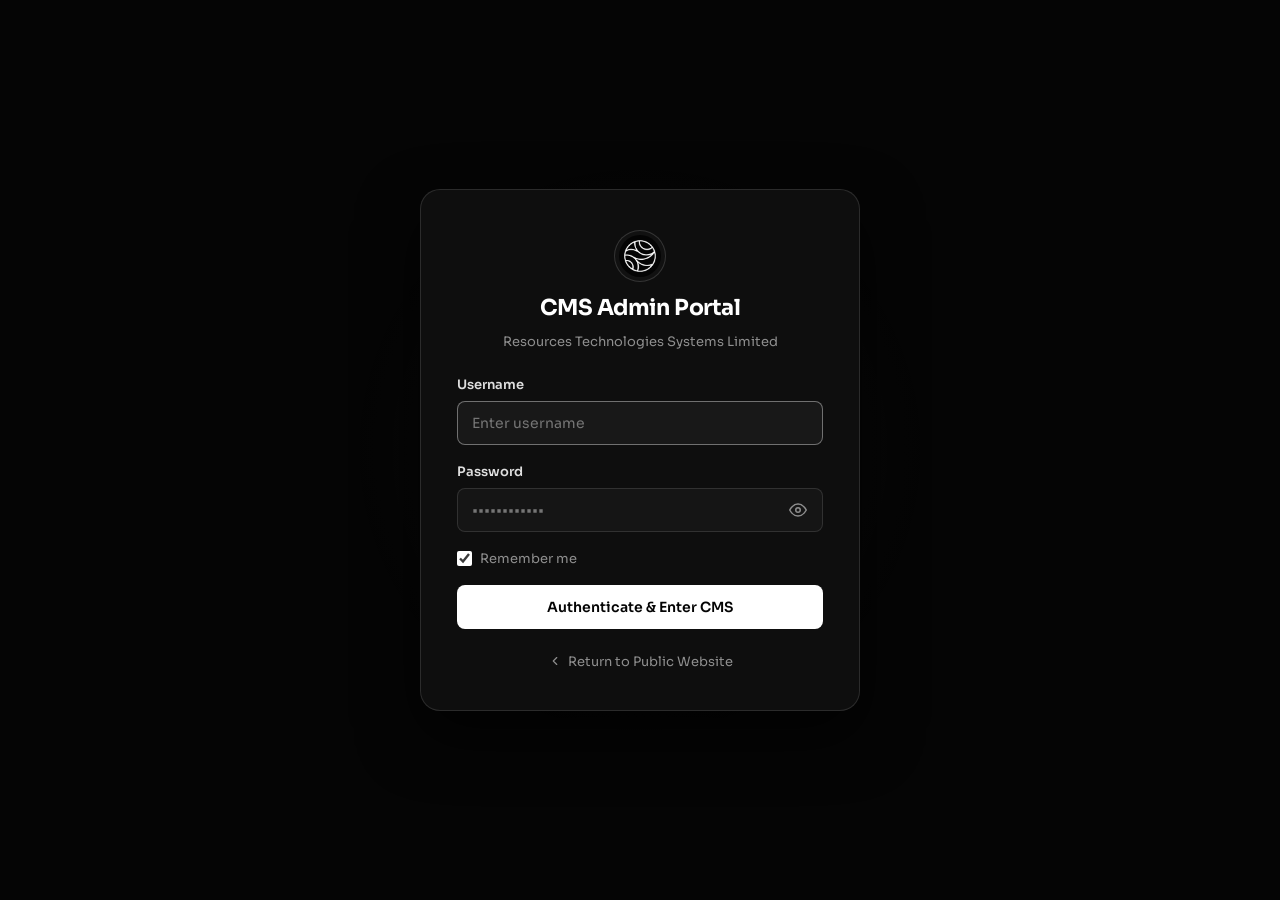
<file: login.html>
<!DOCTYPE html>
<html lang="en">
<head>
  <meta charset="UTF-8" />
  <meta name="viewport" content="width=device-width, initial-scale=1.0, viewport-fit=cover" />
  <title>CMS Login — Resources Technologies Systems Limited</title>
  <link rel="icon" type="image/png" href="assets/logo.png" />
  <link rel="preconnect" href="https://fonts.googleapis.com" />
  <link rel="preconnect" href="https://fonts.gstatic.com" crossorigin />
  <link href="https://fonts.googleapis.com/css2?family=Playfair+Display:ital,wght@1,400;1,600&family=Sora:wght@300;400;500;600;700&display=swap" rel="stylesheet" />
  <style>
    :root {
      --bg: #050505;
      --card-bg: #0e0e0e;
      --card-border: rgba(255, 255, 255, 0.12);
      --input-bg: #151515;
      --input-border: rgba(255, 255, 255, 0.12);
      --input-focus: rgba(255, 255, 255, 0.38);
      --text: #ffffff;
      --text-muted: #8e8e8e;
      --accent: #ffffff;
      --danger: #ef4444;
      --radius-sm: 8px;
      --radius-md: 14px;
      --radius-lg: 20px;
      --font-sans: 'Sora', -apple-system, BlinkMacSystemFont, sans-serif;
    }

    * {
      box-sizing: border-box;
      margin: 0;
      padding: 0;
    }

    body {
      background-color: var(--bg);
      color: var(--text);
      font-family: var(--font-sans);
      min-height: 100vh;
      display: flex;
      flex-direction: column;
      align-items: center;
      justify-content: center;
      padding: 24px;
      position: relative;
      overflow-x: hidden;
      -webkit-font-smoothing: antialiased;
    }

    /* Subtle background ambient mesh glow */
    .bg-mesh {
      position: fixed;
      top: 50%;
      left: 50%;
      transform: translate(-50%, -50%);
      width: 600px;
      height: 600px;
      background: radial-gradient(circle, rgba(255, 255, 255, 0.035) 0%, rgba(0, 0, 0, 0) 70%);
      pointer-events: none;
      z-index: 0;
    }

    /* Login Card */
    .login-card {
      position: relative;
      z-index: 1;
      background: var(--card-bg);
      border: 1px solid var(--card-border);
      border-radius: var(--radius-lg);
      width: 100%;
      max-width: 440px;
      padding: 40px 36px;
      box-shadow: 0 24px 60px rgba(0, 0, 0, 0.7);
      display: flex;
      flex-direction: column;
      gap: 24px;
      animation: cardFadeIn 300ms cubic-bezier(0.23, 1, 0.32, 1) forwards;
    }

    @keyframes cardFadeIn {
      from {
        opacity: 0;
        transform: scale(0.96) translateY(8px);
      }
      to {
        opacity: 1;
        transform: scale(1) translateY(0);
      }
    }

    /* Brand Header */
    .login-brand {
      display: flex;
      flex-direction: column;
      align-items: center;
      text-align: center;
      gap: 12px;
    }

    .login-logo {
      width: 52px;
      height: 52px;
      border-radius: 50%;
      border: 1px solid rgba(255, 255, 255, 0.15);
      background: #111111;
      padding: 4px;
    }

    .login-title {
      font-size: 22px;
      font-weight: 700;
      letter-spacing: -0.02em;
      color: #ffffff;
    }

    .login-subtitle {
      font-size: 13px;
      color: var(--text-muted);
      line-height: 1.4;
    }

    /* Alert Banner */
    .alert-error {
      display: none;
      background: rgba(239, 68, 68, 0.12);
      border: 1px solid rgba(239, 68, 68, 0.3);
      color: #fca5a5;
      padding: 12px 14px;
      border-radius: var(--radius-sm);
      font-size: 13px;
      align-items: center;
      gap: 10px;
      animation: shake 250ms ease-in-out;
    }

    .alert-error.is-visible {
      display: flex;
    }

    @keyframes shake {
      0%, 100% { transform: translateX(0); }
      20%, 60% { transform: translateX(-4px); }
      40%, 80% { transform: translateX(4px); }
    }

    /* Form Fields */
    .login-form {
      display: flex;
      flex-direction: column;
      gap: 18px;
    }

    .form-group {
      display: flex;
      flex-direction: column;
      gap: 8px;
    }

    .form-label {
      font-size: 13px;
      font-weight: 600;
      color: #dedede;
    }

    .input-wrapper {
      position: relative;
      display: flex;
      align-items: center;
    }

    .form-input {
      width: 100%;
      background: var(--input-bg);
      border: 1px solid var(--input-border);
      border-radius: var(--radius-sm);
      color: #ffffff;
      font-family: var(--font-sans);
      font-size: 14px;
      padding: 12px 14px;
      outline: none;
      transition: border-color 140ms ease-out, background 140ms ease-out;
    }

    .form-input:focus {
      border-color: var(--input-focus);
      background: #181818;
    }

    .password-toggle {
      position: absolute;
      right: 12px;
      background: none;
      border: none;
      color: var(--text-muted);
      cursor: pointer;
      padding: 4px;
      display: flex;
      align-items: center;
      justify-content: center;
      transition: color 140ms ease-out;
    }

    .password-toggle:hover {
      color: #ffffff;
    }

    /* Options Row */
    .form-options {
      display: flex;
      align-items: center;
      justify-content: space-between;
      font-size: 13px;
      color: var(--text-muted);
    }

    .checkbox-label {
      display: flex;
      align-items: center;
      gap: 8px;
      cursor: pointer;
      user-select: none;
    }

    .checkbox-label input {
      accent-color: #ffffff;
      width: 15px;
      height: 15px;
      cursor: pointer;
    }

    /* Submit Button */
    .btn-submit {
      width: 100%;
      background: #ffffff;
      color: #040404;
      font-family: var(--font-sans);
      font-size: 14px;
      font-weight: 600;
      padding: 13px;
      border: none;
      border-radius: var(--radius-sm);
      cursor: pointer;
      transition: background 140ms ease-out, transform 140ms ease-out;
      user-select: none;
      display: flex;
      align-items: center;
      justify-content: center;
      gap: 8px;
    }

    .btn-submit:hover {
      background: #e6e6e6;
    }

    .btn-submit:active {
      transform: scale(0.97);
    }

    .btn-submit:disabled {
      opacity: 0.6;
      cursor: not-allowed;
    }

    /* Footer Back Link */
    .login-footer {
      display: flex;
      align-items: center;
      justify-content: center;
      font-size: 13px;
    }

    .login-back-link {
      color: var(--text-muted);
      text-decoration: none;
      display: inline-flex;
      align-items: center;
      gap: 6px;
      transition: color 140ms ease-out;
    }

    .login-back-link:hover {
      color: #ffffff;
    }
  </style>
</head>
<body>
  <div class="bg-mesh" aria-hidden="true"></div>

  <div class="login-card">
    <!-- Brand Header -->
    <div class="login-brand">
      <img src="assets/logo.png" alt="Resources Tech Logo" class="login-logo" />
      <h1 class="login-title">CMS Admin Portal</h1>
      <p class="login-subtitle">Resources Technologies Systems Limited</p>
    </div>

    <!-- Error Alert Banner -->
    <div class="alert-error" id="alertError" role="alert">
      <svg width="16" height="16" viewBox="0 0 24 24" fill="none" stroke="currentColor" stroke-width="2" stroke-linecap="round" stroke-linejoin="round">
        <circle cx="12" cy="12" r="10"></circle>
        <line x1="12" y1="8" x2="12" y2="12"></line>
        <line x1="12" y1="16" x2="12.01" y2="16"></line>
      </svg>
      <span id="errorMessage">Invalid username or password. Please try again.</span>
    </div>

    <!-- Form -->
    <form class="login-form" id="loginForm">
      <div class="form-group">
        <label class="form-label" for="username">Username</label>
        <div class="input-wrapper">
          <input type="text" id="username" class="form-input" placeholder="Enter username" required autofocus autocomplete="username" />
        </div>
      </div>

      <div class="form-group">
        <label class="form-label" for="password">Password</label>
        <div class="input-wrapper">
          <input type="password" id="password" class="form-input" placeholder="••••••••••••" required autocomplete="current-password" />
          <button type="button" class="password-toggle" id="togglePassword" aria-label="Toggle password visibility">
            <svg id="eyeIcon" width="18" height="18" viewBox="0 0 24 24" fill="none" stroke="currentColor" stroke-width="2" stroke-linecap="round" stroke-linejoin="round">
              <path d="M1 12s4-8 11-8 11 8 11 8-4 8-11 8-11-8-11-8z"></path>
              <circle cx="12" cy="12" r="3"></circle>
            </svg>
            <svg id="eyeOffIcon" width="18" height="18" viewBox="0 0 24 24" fill="none" stroke="currentColor" stroke-width="2" stroke-linecap="round" stroke-linejoin="round" style="display: none;">
              <path d="M17.94 17.94A10.07 10.07 0 0 1 12 20c-7 0-11-8-11-8a18.45 18.45 0 0 1 5.06-5.94M9.9 4.24A9.12 9.12 0 0 1 12 4c7 0 11 8 11 8a18.5 18.5 0 0 1-2.16 3.19m-6.72-1.07a3 3 0 1 1-4.24-4.24"></path>
              <line x1="1" y1="1" x2="23" y2="23"></line>
            </svg>
          </button>
        </div>
      </div>

      <div class="form-options">
        <label class="checkbox-label">
          <input type="checkbox" id="rememberMe" checked />
          <span>Remember me</span>
        </label>
      </div>

      <button type="submit" class="btn-submit" id="btnSubmit">
        <span>Authenticate &amp; Enter CMS</span>
      </button>
    </form>

    <div class="login-footer">
      <a href="./projects.html" class="login-back-link">
        <svg width="14" height="14" viewBox="0 0 24 24" fill="none" stroke="currentColor" stroke-width="2" stroke-linecap="round" stroke-linejoin="round">
          <polyline points="15 18 9 12 15 6"></polyline>
        </svg>
        <span>Return to Public Website</span>
      </a>
    </div>
  </div>

  <script>
    // Salted cryptographic hash verification
    const AUTH_SALT = 'resources_tech_salt_2026';
    const VALID_USER = 'admin';
    const VALID_PASS_HASH = '765c4b8b4add35c31d8a8ced757868c23eabfbe55c4726a14d29702b05ec0474';

    const loginForm = document.getElementById('loginForm');
    const usernameInput = document.getElementById('username');
    const passwordInput = document.getElementById('password');
    const togglePassword = document.getElementById('togglePassword');
    const eyeIcon = document.getElementById('eyeIcon');
    const eyeOffIcon = document.getElementById('eyeOffIcon');
    const alertError = document.getElementById('alertError');
    const btnSubmit = document.getElementById('btnSubmit');

    // Toggle password visibility
    togglePassword.addEventListener('click', () => {
      const isPassword = passwordInput.getAttribute('type') === 'password';
      passwordInput.setAttribute('type', isPassword ? 'text' : 'password');
      eyeIcon.style.display = isPassword ? 'none' : 'block';
      eyeOffIcon.style.display = isPassword ? 'block' : 'none';
    });

    // Hash helper
    async function computeHash(password) {
      const encoder = new TextEncoder();
      const data = encoder.encode(password + AUTH_SALT);
      const hashBuffer = await crypto.subtle.digest('SHA-256', data);
      const hashArray = Array.from(new Uint8Array(hashBuffer));
      return hashArray.map(b => b.toString(16).padStart(2, '0')).join('');
    }

    // Handle login submission
    loginForm.addEventListener('submit', async (e) => {
      e.preventDefault();
      alertError.classList.remove('is-visible');
      btnSubmit.disabled = true;
      btnSubmit.textContent = 'Verifying credentials...';

      const user = usernameInput.value.trim();
      const pass = passwordInput.value;
      const remember = document.getElementById('rememberMe').checked;

      // 1. Try server API login first (if backend running)
      let authenticated = false;
      try {
        const apiRes = await fetch('/api/auth/login', {
          method: 'POST',
          headers: { 'Content-Type': 'application/json' },
          body: JSON.stringify({ username: user, password: pass })
        });
        if (apiRes.ok) {
          authenticated = true;
        }
      } catch (err) {
        // server not reachable or running on static Vercel host
      }

      // 2. Client-side cryptographically secure fallback (works anywhere on Vercel/CDN)
      if (!authenticated) {
        const hash = await computeHash(pass);
        if (user.toLowerCase() === VALID_USER && hash === VALID_PASS_HASH) {
          authenticated = true;
        }
      }

      if (authenticated) {
        // Generate session token
        const token = `rt_auth_${Date.now()}_${Math.random().toString(36).substring(2)}`;
        const storage = remember ? localStorage : sessionStorage;
        storage.setItem('rt_cms_auth_token', token);
        storage.setItem('rt_cms_user', user);

        // Redirect to admin
        const params = new URLSearchParams(window.location.search);
        const destination = params.get('redirect') || 'admin.html';
        window.location.href = destination;
      } else {
        btnSubmit.disabled = false;
        btnSubmit.textContent = 'Authenticate & Enter CMS';
        alertError.classList.add('is-visible');
        passwordInput.value = '';
        passwordInput.focus();
      }
    });
  </script>
</body>
</html>
</file>
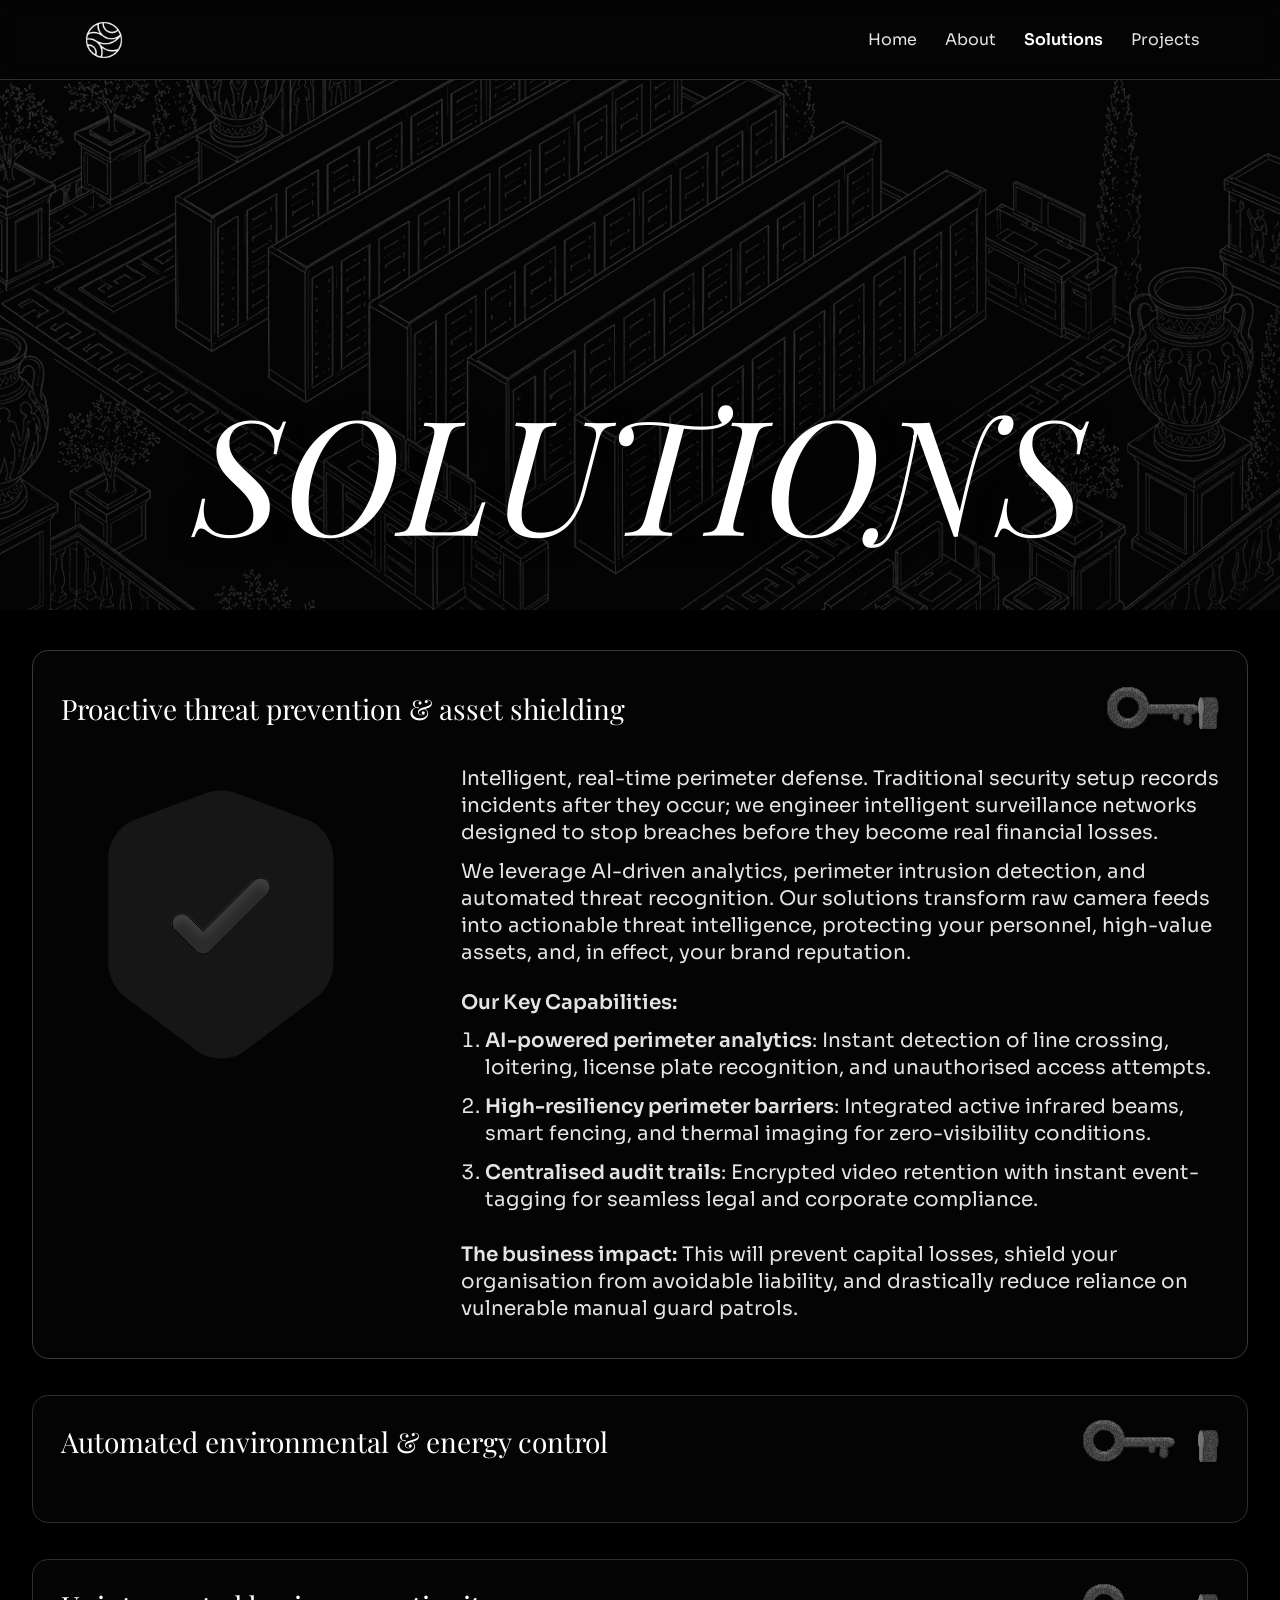
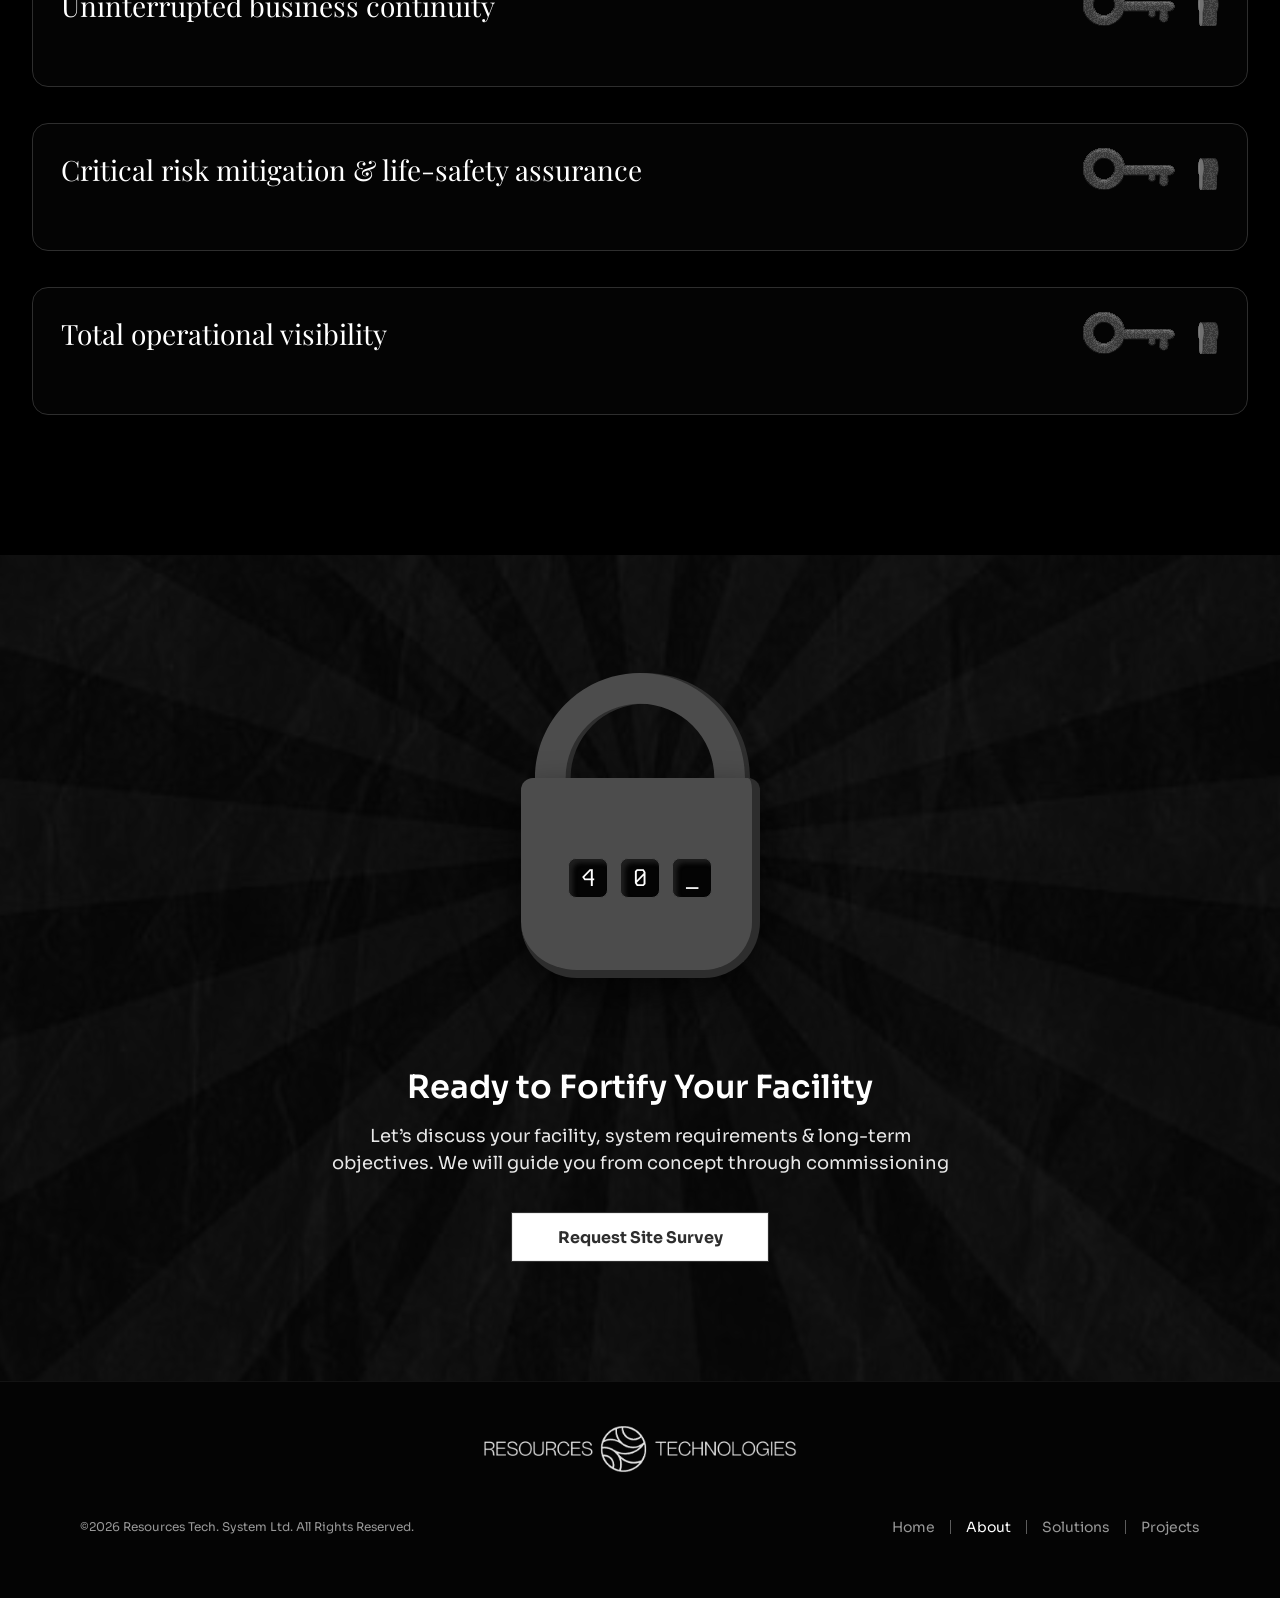
<file: solutions.html>
<!DOCTYPE html>
<html lang="en">
<head>
  <meta charset="UTF-8" />
  <meta name="viewport" content="width=device-width, initial-scale=1.0, viewport-fit=cover" />
  <meta name="description" content="Solutions — Resources Technologies Systems Limited: Intelligent security, building automation, life-safety, and operational visibility." />
  <title>Solutions — Resources Tech. System Ltd</title>
  <link rel="icon" type="image/png" href="assets/logo.png" />
  <link rel="preconnect" href="https://fonts.googleapis.com" />
  <link rel="preconnect" href="https://fonts.gstatic.com" crossorigin />
  <link rel="stylesheet" href="styles.css" />
</head>
<body>
  <!-- ===================================================================== -->
  <!-- NAVBAR (Framer: 80px, blurred background, border-bottom)              -->
  <!-- ===================================================================== -->
  <header class="framer-navbar" role="banner">
    <div class="framer-navbar__inner">
      <!-- Logo -->
      <a href="./" class="framer-logo" aria-label="Resources Tech. System Ltd">
        <img src="assets/logo.png" alt="Resources Tech Logo" width="48" height="48" />
      </a>

      <!-- Desktop Navigation Links -->
      <nav class="framer-nav-menu" role="navigation" aria-label="Main Navigation">
        <a href="./" class="framer-nav-link">Home</a>
        <a href="./about" class="framer-nav-link">About</a>
        <a href="./solutions" class="framer-nav-link is-active" aria-current="page">Solutions</a>
        <a href="./projects" class="framer-nav-link">Projects</a>
      </nav>

      <!-- Mobile Hamburger Toggle -->
      <button class="framer-nav-toggle" id="navToggle" aria-label="Toggle navigation menu" aria-expanded="false" aria-controls="mobileDropdown">
        <svg id="hamburgerIcon" width="24" height="24" viewBox="0 0 24 24" fill="none" stroke="currentColor" stroke-width="2" stroke-linecap="round" stroke-linejoin="round">
          <line x1="3" y1="8" x2="21" y2="8"></line>
          <line x1="3" y1="16" x2="21" y2="16"></line>
        </svg>
        <svg id="closeIcon" width="24" height="24" viewBox="0 0 24 24" fill="none" stroke="currentColor" stroke-width="2" stroke-linecap="round" stroke-linejoin="round" style="display: none;">
          <line x1="18" y1="6" x2="6" y2="18"></line>
          <line x1="6" y1="6" x2="18" y2="18"></line>
        </svg>
      </button>
    </div>

    <!-- Mobile Dropdown -->
    <div class="framer-mobile-dropdown" id="mobileDropdown" role="region" aria-label="Mobile Navigation">
      <ul class="framer-mobile-list">
        <li><a href="./" class="framer-nav-link">Home</a></li>
        <li><a href="./about" class="framer-nav-link">About</a></li>
        <li><a href="./solutions" class="framer-nav-link is-active" aria-current="page">Solutions</a></li>
        <li><a href="./projects" class="framer-nav-link">Projects</a></li>
      </ul>
    </div>
  </header>

  <!-- ===================================================================== -->
  <!-- MAIN CONTENT                                                          -->
  <!-- ===================================================================== -->
  <main>
    <!-- =================================================================== -->
    <!-- SECTION 1: SOLUTIONS HERO SECTION                                   -->
    <!-- =================================================================== -->
    <section class="framer-solutions-hero" aria-label="Solutions Header">
      <!-- High-Res Isometric Blueprint Architectural Background -->
      <div class="framer-solutions-hero-bg" aria-hidden="true">
        <img src="assets/about-hero-bg.png" alt="" width="2880" height="1060" fetchpriority="high" />
      </div>

      <!-- Hero Title Container -->
      <div class="framer-solutions-hero-content">
        <h1 class="framer-solutions-hero-title">SOLUTIONS</h1>
      </div>
    </section>


    <!-- =================================================================== -->
    <!-- SECTION 2: SOLUTIONS ACCORDION (5 CAPABILITY CARDS)                 -->
    <!-- =================================================================== -->
    <section class="framer-solutions-accordion-section" aria-label="Solutions and Capabilities">
      <div class="framer-solutions-accordion-container">

        <!-- Solution Card 1: Proactive threat prevention & asset shielding -->
        <article class="framer-solution-card is-open" id="solution-1">
          <!-- Header Toggle Bar -->
          <button type="button" 
                  class="framer-solution-header" 
                  id="heading-solution-1" 
                  aria-expanded="true" 
                  aria-controls="panel-solution-1"
                  aria-label="Proactive threat prevention & asset shielding">
            <h2 class="framer-solution-title">Proactive threat prevention & asset shielding</h2>
            <div class="framer-solution-key-indicator" aria-hidden="true">
              <img src="assets/key-opened.svg" alt="" class="key-icon key-icon--opened" width="112" height="42" />
              <img src="assets/key-closed.svg" alt="" class="key-icon key-icon--closed" width="136" height="42" />
            </div>
          </button>

          <!-- Expandable Content Panel -->
          <div class="framer-solution-panel" id="panel-solution-1" role="region" aria-labelledby="heading-solution-1">
            <div class="framer-solution-panel-inner">
              <!-- Left: Watermark Graphic (320x320) -->
              <div class="framer-solution-watermark" aria-hidden="true">
                <img src="assets/solution-shield.svg" alt="Shield Emblem" width="320" height="320" loading="lazy" />
              </div>

              <!-- Right: Detailed Content -->
              <div class="framer-solution-details">
                <!-- Overview Narrative -->
                <div class="framer-solution-narrative">
            <p class="framer-solution-para">Intelligent, real-time perimeter defense. Traditional security setup records incidents after they occur; we engineer intelligent surveillance networks designed to stop breaches before they become real financial losses.</p>
            <p class="framer-solution-para">We leverage AI-driven analytics, perimeter intrusion detection, and automated threat recognition. Our solutions transform raw camera feeds into actionable threat intelligence, protecting your personnel, high-value assets, and, in effect, your brand reputation.</p>
                </div>

                <!-- Key Capabilities List -->
                <div class="framer-solution-capabilities">
                  <h3 class="framer-solution-capabilities-heading">Our Key Capabilities:</h3>
                  <ol class="framer-solution-capabilities-list">
              <li class="framer-solution-capability-item"><strong class="framer-solution-capability-title">AI-powered perimeter analytics</strong>: Instant detection of line crossing, loitering, license plate recognition, and unauthorised access attempts.</li>
              <li class="framer-solution-capability-item"><strong class="framer-solution-capability-title">High-resiliency perimeter barriers</strong>: Integrated active infrared beams, smart fencing, and thermal imaging for zero-visibility conditions.</li>
              <li class="framer-solution-capability-item"><strong class="framer-solution-capability-title">Centralised audit trails</strong>: Encrypted video retention with instant event-tagging for seamless legal and corporate compliance.</li>
                  </ol>
                </div>

                <!-- Business Impact Statement -->
                <div class="framer-solution-impact">
                  <p class="framer-solution-impact-text">
                    <strong class="framer-solution-impact-lead">The business impact:</strong> This will prevent capital losses, shield your organisation from avoidable liability, and drastically reduce reliance on vulnerable manual guard patrols.
                  </p>
                </div>
              </div>
            </div>
          </div>
        </article>

        <!-- Solution Card 2: Automated environmental & energy control -->
        <article class="framer-solution-card" id="solution-2">
          <!-- Header Toggle Bar -->
          <button type="button" 
                  class="framer-solution-header" 
                  id="heading-solution-2" 
                  aria-expanded="false" 
                  aria-controls="panel-solution-2"
                  aria-label="Automated environmental & energy control">
            <h2 class="framer-solution-title">Automated environmental & energy control</h2>
            <div class="framer-solution-key-indicator" aria-hidden="true">
              <img src="assets/key-opened.svg" alt="" class="key-icon key-icon--opened" width="112" height="42" />
              <img src="assets/key-closed.svg" alt="" class="key-icon key-icon--closed" width="136" height="42" />
            </div>
          </button>

          <!-- Expandable Content Panel -->
          <div class="framer-solution-panel" id="panel-solution-2" role="region" aria-labelledby="heading-solution-2">
            <div class="framer-solution-panel-inner">
              <!-- Left: Watermark Graphic (320x320) -->
              <div class="framer-solution-watermark" aria-hidden="true">
                <img src="assets/solution-smart-building.svg" alt="Smart Building Emblem" width="320" height="320" loading="lazy" />
              </div>

              <!-- Right: Detailed Content -->
              <div class="framer-solution-details">
                <!-- Overview Narrative -->
                <div class="framer-solution-narrative">
            <p class="framer-solution-para">Intelligent Facility Optimisation.</p>
            <p class="framer-solution-para">An intelligent facility should work for you, not consume your profits. We integrate automated environmental, lighting, and power management systems that transform passive structures into brilliant, self-optimising facilities; synchronising HVAC, occupancy sensors, and power management, we help corporate facilities eradicate utility waste while creating a superior, comfortable environment for staff and their prestigious guests.</p>
                </div>

                <!-- Key Capabilities List -->
                <div class="framer-solution-capabilities">
                  <h3 class="framer-solution-capabilities-heading">Our Key Capabilities:</h3>
                  <ol class="framer-solution-capabilities-list">
              <li class="framer-solution-capability-item"><strong class="framer-solution-capability-title">Integrated Building Management Systems (IBMS):</strong> Centralised scheduling and automated control for HVAC, lighting, and power systems.</li>
              <li class="framer-solution-capability-item"><strong class="framer-solution-capability-title">Occupancy-based energy optimisation:</strong> Smart sensors that automatically adjust lighting and cooling based on real-time room usage.</li>
              <li class="framer-solution-capability-item"><strong class="framer-solution-capability-title">Smart access & guest experience automation:</strong> Touchless entry, automated visitor management, and centralised climate presets for executive suites.</li>
                  </ol>
                </div>

                <!-- Business Impact Statement -->
                <div class="framer-solution-impact">
                  <p class="framer-solution-impact-text">
                    <strong class="framer-solution-impact-lead">The business impact:</strong> Implementing these cuts out operational expenditures (OPEX) through energy conservation while significantly increasing the market valuation of your real estate assets.
                  </p>
                </div>
              </div>
            </div>
          </div>
        </article>

        <!-- Solution Card 3: Uninterrupted business continuity -->
        <article class="framer-solution-card" id="solution-3">
          <!-- Header Toggle Bar -->
          <button type="button" 
                  class="framer-solution-header" 
                  id="heading-solution-3" 
                  aria-expanded="false" 
                  aria-controls="panel-solution-3"
                  aria-label="Uninterrupted business continuity">
            <h2 class="framer-solution-title">Uninterrupted business continuity</h2>
            <div class="framer-solution-key-indicator" aria-hidden="true">
              <img src="assets/key-opened.svg" alt="" class="key-icon key-icon--opened" width="112" height="42" />
              <img src="assets/key-closed.svg" alt="" class="key-icon key-icon--closed" width="136" height="42" />
            </div>
          </button>

          <!-- Expandable Content Panel -->
          <div class="framer-solution-panel" id="panel-solution-3" role="region" aria-labelledby="heading-solution-3">
            <div class="framer-solution-panel-inner">
              <!-- Left: Watermark Graphic (320x320) -->
              <div class="framer-solution-watermark" aria-hidden="true">
                <img src="assets/solution-connection.svg" alt="Connection Emblem" width="320" height="320" loading="lazy" />
              </div>

              <!-- Right: Detailed Content -->
              <div class="framer-solution-details">
                <!-- Overview Narrative -->
                <div class="framer-solution-narrative">
            <p class="framer-solution-para">Ultra-resilient digital foundations.</p>
            <p class="framer-solution-para">Statistics show that preventable network downtime is directly tied to revenue loss. Our high-performance, redundant, extra-low-voltage (ELV) digital foundations ensure your enterprise systems remain online, regardless of operational stress or environmental challenges. We build structured cabling and wireless backbones that scale effortlessly with your company’s growth.</p>
                </div>

                <!-- Key Capabilities List -->
                <div class="framer-solution-capabilities">
                  <h3 class="framer-solution-capabilities-heading">Our Key Capabilities:</h3>
                  <ol class="framer-solution-capabilities-list">
              <li class="framer-solution-capability-item"><strong class="framer-solution-capability-title">Structured fibre & copper cabling:</strong> ISO-standardised Cat6A/Cat7 and Fibre Optic infrastructure engineered for gigabit throughput.</li>
              <li class="framer-solution-capability-item"><strong class="framer-solution-capability-title">High-density enterprise Wi-Fi & switching:</strong> Seamless, zero-handoff wireless coverage designed for high-concurrency corporate environments.</li>
              <li class="framer-solution-capability-item"><strong class="framer-solution-capability-title">Server room infrastructure & cable management:</strong> Clean, clear colour-coded rack architecture, patch panels, and organised cable pathways built for quick maintenance.</li>
                  </ol>
                </div>

                <!-- Business Impact Statement -->
                <div class="framer-solution-impact">
                  <p class="framer-solution-impact-text">
                    <strong class="framer-solution-impact-lead">The business impact:</strong> We guarantee zero-downtime operations, eliminate communication bottlenecks, and lower long-term IT maintenance costs.
                  </p>
                </div>
              </div>
            </div>
          </div>
        </article>

        <!-- Solution Card 4: Critical risk mitigation & life-safety assurance -->
        <article class="framer-solution-card" id="solution-4">
          <!-- Header Toggle Bar -->
          <button type="button" 
                  class="framer-solution-header" 
                  id="heading-solution-4" 
                  aria-expanded="false" 
                  aria-controls="panel-solution-4"
                  aria-label="Critical risk mitigation & life-safety assurance">
            <h2 class="framer-solution-title">Critical risk mitigation & life-safety assurance</h2>
            <div class="framer-solution-key-indicator" aria-hidden="true">
              <img src="assets/key-opened.svg" alt="" class="key-icon key-icon--opened" width="112" height="42" />
              <img src="assets/key-closed.svg" alt="" class="key-icon key-icon--closed" width="136" height="42" />
            </div>
          </button>

          <!-- Expandable Content Panel -->
          <div class="framer-solution-panel" id="panel-solution-4" role="region" aria-labelledby="heading-solution-4">
            <div class="framer-solution-panel-inner">
              <!-- Left: Watermark Graphic (320x320) -->
              <div class="framer-solution-watermark" aria-hidden="true">
                <img src="assets/solution-love.svg" alt="Life Safety Shield Emblem" width="320" height="320" loading="lazy" />
              </div>

              <!-- Right: Detailed Content -->
              <div class="framer-solution-details">
                <!-- Overview Narrative -->
                <div class="framer-solution-narrative">
            <p class="framer-solution-para">Automated early-detection hazard systems.</p>
            <p class="framer-solution-para">Catastrophic events call for early, flawless intervention before they happen. Our life-safety systems detect thermal anomalies and smoke hazards long before visible flames emerge. These systems are built strictly to meet international safety benchmarks; minimising property damage, securing safe evacuation routes, and protecting your most valuable asset: the human life.</p>
                </div>

                <!-- Key Capabilities List -->
                <div class="framer-solution-capabilities">
                  <h3 class="framer-solution-capabilities-heading">Our Key Capabilities:</h3>
                  <ol class="framer-solution-capabilities-list">
              <li class="framer-solution-capability-item"><strong class="framer-solution-capability-title">Early warning smoke & thermal detection:</strong> High-sensitivity addressable smoke detectors and aspirating smoke detection systems (VESDA) for mission-critical server rooms.</li>
              <li class="framer-solution-capability-item"><strong class="framer-solution-capability-title">Automated suppression system integration:</strong> Seamless handshakes between fire panels, HVAC shutdown, access control release, and clean-agent gas suppression systems.</li>
              <li class="framer-solution-capability-item"><strong class="framer-solution-capability-title">Public address & voice evacuation (PA/VA):</strong> Clear, automated voice-guided evacuation systems designed to prevent panic during emergencies.</li>
                  </ol>
                </div>

                <!-- Business Impact Statement -->
                <div class="framer-solution-impact">
                  <p class="framer-solution-impact-text">
                    <strong class="framer-solution-impact-lead">The business impact:</strong> We ensure full statutory compliance, safeguard your workforce, and protect critical capital assets from destruction.
                  </p>
                </div>
              </div>
            </div>
          </div>
        </article>

        <!-- Solution Card 5: Total operational visibility -->
        <article class="framer-solution-card" id="solution-5">
          <!-- Header Toggle Bar -->
          <button type="button" 
                  class="framer-solution-header" 
                  id="heading-solution-5" 
                  aria-expanded="false" 
                  aria-controls="panel-solution-5"
                  aria-label="Total operational visibility">
            <h2 class="framer-solution-title">Total operational visibility</h2>
            <div class="framer-solution-key-indicator" aria-hidden="true">
              <img src="assets/key-opened.svg" alt="" class="key-icon key-icon--opened" width="112" height="42" />
              <img src="assets/key-closed.svg" alt="" class="key-icon key-icon--closed" width="136" height="42" />
            </div>
          </button>

          <!-- Expandable Content Panel -->
          <div class="framer-solution-panel" id="panel-solution-5" role="region" aria-labelledby="heading-solution-5">
            <div class="framer-solution-panel-inner">
              <!-- Left: Watermark Graphic (320x320) -->
              <div class="framer-solution-watermark" aria-hidden="true">
                <img src="assets/solution-settings.svg" alt="Settings Emblem" width="320" height="320" loading="lazy" />
              </div>

              <!-- Right: Detailed Content -->
              <div class="framer-solution-details">
                <!-- Overview Narrative -->
                <div class="framer-solution-narrative">
            <p class="framer-solution-para">Centralised management for high-stakes environments.</p>
            <p class="framer-solution-para">When managing complex corporate infrastructure, delayed information often leads to costly operational missteps. By consolidating contrasting data streams into a unified, user-friendly interface, we create and implement centralised command and control frameworks. We also provide executive leadership and facility management with real-time control over their physical assets, operational workflows, and security posture across a single site or multiple locations.</p>
                </div>

                <!-- Key Capabilities List -->
                <div class="framer-solution-capabilities">
                  <h3 class="framer-solution-capabilities-heading">Our Key Capabilities:</h3>
                  <ol class="framer-solution-capabilities-list">
              <li class="framer-solution-capability-item"><strong class="framer-solution-capability-title">Integrated video & sensor management:</strong> Synchronised CCTV, access logs, and environmental monitoring onto unified video walls and control desks.</li>
              <li class="framer-solution-capability-item"><strong class="framer-solution-capability-title">Incident escalation workflows:</strong> Automated alerting protocols that immediately direct operator focus to critical events.</li>
              <li class="framer-solution-capability-item"><strong class="framer-solution-capability-title">Ergonomic control room engineering:</strong> Bespoke console furniture, video wall layout, and thermal management optimised for 24/7 operators’ efficiency.</li>
                  </ol>
                </div>

                <!-- Business Impact Statement -->
                <div class="framer-solution-impact">
                  <p class="framer-solution-impact-text">
                    <strong class="framer-solution-impact-lead">The business impact:</strong> This architecture setup eliminates operational blind spots, drastically reducing emergency response times, and empowers management to make decisions based on actual data.
                  </p>
                </div>
              </div>
            </div>
          </div>
        </article>
      </div>
    </section>

<!-- SECTION 4: READY TO FORTIFY YOUR FACILITY                           -->
    <!-- =================================================================== -->
    <section class="framer-fortify-section" aria-labelledby="fortifyHeading">
      <!-- Radial Sunburst Background Rays -->
      <div class="framer-fortify-bg" aria-hidden="true">
        <img src="assets/sunburst-rays.jpg" alt="" width="562" height="1000" loading="lazy" />
      </div>

      <div class="framer-fortify-inner">
        <!-- 3D Padlock Graphic -->
        <div class="framer-padlock-stage" aria-hidden="true">
          <div class="framer-padlock">
            <!-- Shackle / Handle -->
            <div class="framer-padlock-handle">
              <img src="assets/padlock-handle.svg" alt="" width="215" height="210" />
            </div>
            <!-- Padlock Body -->
            <div class="framer-padlock-body"></div>
            <!-- Combination Pin Digits -->
            <div class="framer-padlock-pins">
              <div class="framer-padlock-pin">
                <span>4</span>
              </div>
              <div class="framer-padlock-pin">
                <span>0</span>
              </div>
              <div class="framer-padlock-pin">
                <span>_</span>
              </div>
            </div>
          </div>
        </div>

        <!-- Copy & CTA Container -->
        <div class="framer-fortify-content">
          <div class="framer-fortify-text">
            <h2 id="fortifyHeading" class="framer-fortify-title">Ready to Fortify Your Facility</h2>
            <p class="framer-fortify-desc">
              Let&rsquo;s discuss your facility, system requirements &amp; long-term objectives. We will guide you from concept through commissioning
            </p>
          </div>

          <div class="framer-fortify-cta-wrap">
            <a href="./contact" class="framer-btn-primary" role="button">
              <span>Request Site Survey</span>
            </a>
          </div>
        </div>
      </div>
    </section>
  </main>

  <!-- ===================================================================== -->
  <!-- FOOTER                                                                -->
  <!-- ===================================================================== -->
  <footer class="framer-footer" role="contentinfo">
    <div class="framer-footer-inner">
      <!-- Centered Horizontal Logo Mark -->
      <div class="framer-footer-brand">
        <a href="./" class="framer-footer-logo-link" aria-label="Resources Tech Home">
          <img src="assets/footer-logo-cropped.png" alt="Resources Technologies Systems Limited" width="835" height="140" loading="lazy" />
        </a>
      </div>

      <!-- Footer Bottom Row: Copyright + Nav Links -->
      <div class="framer-footer-bottom">
        <div class="framer-footer-copy">
          <p>&copy;2026 Resources Tech. System Ltd. All Rights Reserved.</p>
        </div>

        <nav class="framer-footer-nav" aria-label="Footer navigation">
          <a href="./" class="framer-footer-link">Home</a>
          <span class="framer-footer-divider" aria-hidden="true">
            <img src="assets/footer-divider.svg" alt="" width="3" height="16" />
          </span>

          <a href="./about" class="framer-footer-link is-current">About</a>
          <span class="framer-footer-divider" aria-hidden="true">
            <img src="assets/footer-divider.svg" alt="" width="3" height="16" />
          </span>

          <a href="./solutions" class="framer-footer-link">Solutions</a>
          <span class="framer-footer-divider" aria-hidden="true">
            <img src="assets/footer-divider.svg" alt="" width="3" height="16" />
          </span>

          <a href="./projects" class="framer-footer-link">Projects</a>
        </nav>
      </div>
    </div>
  </footer>

  <script src="script.js"></script>
</body>
</html>
</file>
<file: styles.css>
/* ============================================================
   RESOURCES TECHNOLOGIES SYSTEMS LIMITED
   Pixel-Perfect Framer Replication
   ============================================================ */

@import url('https://fonts.googleapis.com/css2?family=Gochi+Hand&family=Kode+Mono:wght@400;500;600&family=Playfair+Display:ital,wght@0,400;0,700;1,400;1,700&family=Sora:wght@400;500;600;700&display=swap');

:root {
  --font-playfair: 'Playfair Display', Georgia, serif;
  --font-sora: 'Sora', system-ui, -apple-system, sans-serif;
  --color-heading: #e8e8e8;
}

/* ---- Reset & Base ---- */
*, *::before, *::after {
  box-sizing: border-box;
  margin: 0;
  padding: 0;
}

html {
  scroll-behavior: smooth;
  -webkit-tap-highlight-color: transparent;
  font-size: 16px;
  background-color: #040404;
}

body {
  background-color: #040404;
  color: #ffffff;
  font-family: 'Sora', system-ui, -apple-system, sans-serif;
  -webkit-font-smoothing: antialiased;
  -moz-osx-font-smoothing: grayscale;
  overflow-x: clip;
  min-height: 100vh;
}

/* ============================================================
   HEADER / NAVBAR
   Framer spec: 80px height, backdrop blur 5px, border-bottom 1px solid #2d2d2d
   ============================================================ */
.framer-navbar {
  position: sticky;
  top: 0;
  left: 0;
  right: 0;
  width: 100%;
  height: 80px;
  z-index: 100;
  background-color: rgba(4, 4, 4, 0.75);
  backdrop-filter: blur(12px);
  -webkit-backdrop-filter: blur(12px);
  border-bottom: 1px solid rgb(45, 45, 45);
}

.framer-navbar__inner {
  max-width: 1440px;
  height: 100%;
  margin: 0 auto;
  padding: 16px 80px;
  display: flex;
  align-items: center;
  justify-content: space-between;
}

/* Logo */
.framer-logo {
  display: block;
  width: 48px;
  height: 48px;
  flex-shrink: 0;
  text-decoration: none;
  cursor: pointer;
  transition: opacity 200ms ease-out;
}

.framer-logo:hover {
  opacity: 0.85;
}

.framer-logo img {
  display: block;
  width: 100%;
  height: 100%;
  object-fit: cover;
  border-radius: inherit;
}

/* Nav Links */
.framer-nav-menu {
  display: flex;
  align-items: center;
  gap: 28px;
  list-style: none;
  padding: 8px 0;
}

.framer-nav-link {
  font-family: 'Sora', sans-serif;
  font-size: 16px;
  font-weight: 400;
  letter-spacing: 0px;
  color: rgb(228, 228, 228);
  text-decoration: none;
  cursor: pointer;
  transition: color 200ms cubic-bezier(0.23, 1, 0.32, 1);
  white-space: nowrap;
}

.framer-nav-link:hover {
  color: #ffffff;
}

.framer-nav-link[aria-current="page"],
.framer-nav-link.is-active {
  color: #ffffff;
  font-weight: 600;
}

.framer-nav-link--disabled {
  opacity: 0.33;
  cursor: default;
  pointer-events: none;
}

/* Mobile Toggle */
.framer-nav-toggle {
  display: none;
  background: none;
  border: none;
  color: #ffffff;
  cursor: pointer;
  width: 24px;
  height: 24px;
  padding: 0;
  position: relative;
  touch-action: manipulation;
}

.framer-nav-toggle line {
  transition: transform 200ms ease-out, opacity 200ms ease-out;
}

/* Mobile Dropdown Menu */
.framer-mobile-dropdown {
  display: none;
  position: absolute;
  top: 80px;
  left: 0;
  right: 0;
  background-color: rgba(4, 4, 4, 0.95);
  backdrop-filter: blur(16px);
  -webkit-backdrop-filter: blur(16px);
  border-bottom: 1px solid rgb(45, 45, 45);
  padding: 24px 32px;
}

.framer-mobile-dropdown.is-open {
  display: block;
}

.framer-mobile-list {
  list-style: none;
  display: flex;
  flex-direction: column;
  gap: 20px;
}

/* ============================================================
   HERO SECTION
   Framer spec: 844px height, background image cover
   ============================================================ */
.framer-hero {
  position: relative;
  width: 100%;
  height: 844px;
  background-color: #040404;
  display: flex;
  align-items: center;
  justify-content: center;
  overflow: hidden;
}

/* Background Image */
.framer-hero__bg {
  position: absolute;
  inset: 0;
  width: 100%;
  height: 100%;
  z-index: 1;
}

.framer-hero__bg img {
  display: block;
  width: 100%;
  height: 100%;
  object-fit: cover;
  object-position: center;
  pointer-events: none;
  user-select: none;
}

/* Subtle gradient overlay */
.framer-hero__overlay {
  position: absolute;
  inset: 0;
  background: linear-gradient(
    180deg,
    rgba(4, 4, 4, 0.25) 0%,
    rgba(4, 4, 4, 0) 40%,
    rgba(4, 4, 4, 0.4) 100%
  );
  z-index: 2;
  pointer-events: none;
}

/* Container (Text + CTA Box) */
.framer-hero-container {
  position: absolute;
  bottom: 44px;
  left: 50%;
  transform: translateX(-50%);
  width: 87%;
  max-width: 1252px;
  height: 242px;
  z-index: 10;
}

/* Covering: translucent box with 2px border */
.framer-hero-covering {
  position: absolute;
  inset: 0;
  width: 100%;
  height: 100%;
  border: 2px solid #4c4c4c;
  background-color: rgba(4, 4, 4, 0.5);
  backdrop-filter: blur(4px);
  -webkit-backdrop-filter: blur(4px);
  pointer-events: none;
}

/* Content: Text + CTAs layout */
.framer-hero-content {
  position: absolute;
  top: 50%;
  left: 50%;
  transform: translate(-50%, -50%);
  width: 96%;
  height: auto;
  display: flex;
  align-items: center;
  justify-content: space-between;
  gap: 32px;
  z-index: 3;
}

/* Left: Text Container */
.framer-text-container {
  width: 832px;
  max-width: calc(100% - 250px);
  display: flex;
  flex-direction: column;
  gap: 12px;
  flex-shrink: 1;
}

.framer-hero-headline {
  font-family: 'Playfair Display', serif;
  font-size: 48px;
  font-weight: 400;
  line-height: 1.15em;
  color: #ffffff;
  letter-spacing: -0.01em;
  word-break: break-word;
  text-wrap: balance;
}

.framer-hero-subtitle {
  font-family: 'Sora', sans-serif;
  font-size: 18px;
  font-weight: 400;
  line-height: 1.5em;
  color: rgb(232, 232, 232);
  word-break: break-word;
}

/* Right: CTAs Container */
.framer-ctas {
  display: flex;
  flex-direction: column;
  gap: 16px;
  flex-shrink: 0;
  width: 220px;
}

/* Primary Button (White) */
.btn-primary {
  width: 220px;
  height: 48px;
  padding: 12px;
  display: flex;
  align-items: center;
  justify-content: center;
  background-color: rgb(255, 255, 255);
  border: 1px solid rgb(237, 237, 237);
  box-shadow: 0px 0px 0px 1px rgb(46, 46, 46), 0px 1px 2px 0px rgba(30, 30, 30, 0.24);
  text-decoration: none;
  cursor: pointer;
  touch-action: manipulation;
  transition: transform 160ms ease-out, background-color 200ms ease-out, box-shadow 200ms ease-out;
}

.btn-primary:hover {
  background-color: #f2f2f2;
  box-shadow: 0px 0px 0px 1px rgb(20, 20, 20), 0px 2px 8px 0px rgba(255, 255, 255, 0.12);
}

.btn-primary:active {
  transform: scale(0.97);
}

.btn-primary span {
  font-family: 'Sora', sans-serif;
  font-size: 16px;
  font-weight: 700;
  letter-spacing: 0px;
  color: rgb(46, 46, 46);
  white-space: nowrap;
}

/* Secondary Button (Dark) */
.btn-secondary {
  width: 220px;
  height: 48px;
  padding: 12px;
  display: flex;
  align-items: center;
  justify-content: center;
  background-color: rgb(4, 4, 4);
  border: 0.75px solid rgb(0, 0, 0);
  box-shadow: 0px 0px 0px 1px rgb(190, 190, 190), 0px 1px 2px 0px rgba(190, 190, 190, 0.24);
  text-decoration: none;
  cursor: pointer;
  touch-action: manipulation;
  transition: transform 160ms ease-out, background-color 200ms ease-out, box-shadow 200ms ease-out;
}

.btn-secondary:hover {
  background-color: rgb(24, 24, 24);
  box-shadow: 0px 0px 0px 1px rgb(255, 255, 255), 0px 2px 8px 0px rgba(190, 190, 190, 0.35);
}

.btn-secondary:active {
  transform: scale(0.97);
}

.btn-secondary span {
  font-family: 'Sora', sans-serif;
  font-size: 16px;
  font-weight: 700;
  letter-spacing: 0px;
  color: rgb(255, 255, 255);
  white-space: nowrap;
}

/* ============================================================
   BRAND STATEMENT SECTION (.framer-kbz4u5)
   ============================================================ */
.framer-brand-statement {
  background-color: #040404;
  width: 100%;
  padding: 120px 80px 80px;
  position: relative;
  overflow: hidden;
}

.framer-brand-statement__inner {
  max-width: 1440px;
  margin: 0 auto;
  display: flex;
  flex-direction: column;
  align-items: center;
  justify-content: flex-start;
  gap: 60px;
}

/* Statement Text */
.framer-statement-text {
  width: 83%;
  max-width: 1195px;
  font-family: 'Playfair Display', serif;
  font-size: 40px;
  font-style: italic;
  font-weight: 400;
  letter-spacing: -0.02em;
  line-height: 1.4em;
  text-align: center;
  color: #ffffff;
  border: none;
  padding: 0;
  margin: 0;
  text-wrap: balance;
}

/* Individual words for ScrollReveal illumination */
.word-span {
  display: inline;
  color: rgba(255, 255, 255, 0.22);
  transition: color 280ms cubic-bezier(0.23, 1, 0.32, 1);
  will-change: color;
}

.word-span.is-revealed {
  color: rgba(255, 255, 255, 1.0);
}

/* Button Container (458px desktop width) */
.framer-statement-btn-container {
  width: 458px;
  max-width: 100%;
  height: 48px;
}

.btn-about-us {
  width: 100%;
  height: 48px;
  padding: 12px;
  display: flex;
  align-items: center;
  justify-content: center;
  background-color: rgb(255, 255, 255);
  border: 1px solid rgb(237, 237, 237);
  box-shadow: 0px 0px 0px 1px rgb(46, 46, 46), 0px 1px 2px 0px rgba(30, 30, 30, 0.24);
  text-decoration: none;
  cursor: pointer;
  touch-action: manipulation;
  transition: transform 160ms ease-out, background-color 200ms ease-out, box-shadow 200ms ease-out;
}

.btn-about-us:hover {
  background-color: #f2f2f2;
  box-shadow: 0px 0px 0px 1px rgb(20, 20, 20), 0px 2px 8px 0px rgba(255, 255, 255, 0.12);
}

.btn-about-us:active {
  transform: scale(0.97);
}

.btn-about-us span {
  font-family: 'Sora', sans-serif;
  font-size: 16px;
  font-weight: 700;
  letter-spacing: 0px;
  color: rgb(46, 46, 46);
  white-space: nowrap;
}

/* ============================================================
   SERVICE SPHERES SECTION (.framer-1d1qil4)
   Perfect Center Alignment & Sticky Stacking Animation
   ============================================================ */
.framer-system-section {
  background-color: #040404;
  width: 100%;
  padding: 80px 48px 180px;
  position: relative;
}

.framer-system-inner {
  max-width: 1280px;
  margin: 0 auto;
  display: flex;
  flex-direction: column;
  align-items: center;
  gap: 72px;
  width: 100%;
}

.framer-spheres-heading-container {
  width: 100%;
  max-width: 1200px;
  margin: 0 auto;
  display: flex;
  justify-content: flex-start;
}

.framer-spheres-title {
  font-family: 'Playfair Display', serif;
  font-style: italic;
  font-weight: 400;
  font-size: 40px;
  line-height: 1.2em;
  color: #e8e8e8;
  letter-spacing: 0px;
}

/* Spheres List (Stacking container) */
.framer-spheres-list {
  width: 100%;
  max-width: 1200px;
  margin: 0 auto;
  display: flex;
  flex-direction: column;
  gap: 100px;
  position: relative;
}

/* Individual Sphere Sticky Card: Flex Row with Image on Left, Copy on Right */
.framer-sphere-card {
  background-color: #040404;
  width: 100%;
  max-width: 1200px;
  margin: 0 auto;
  display: flex;
  flex-direction: row;
  align-items: center;
  justify-content: space-between;
  gap: 56px;
  padding: 40px 36px;
  position: sticky;
  top: 100px;
  border-radius: 12px;
  box-shadow: 0 -12px 30px rgba(0, 0, 0, 0.7);
  transition: transform 320ms cubic-bezier(0.23, 1, 0.32, 1),
              opacity 320ms cubic-bezier(0.23, 1, 0.32, 1),
              filter 320ms cubic-bezier(0.23, 1, 0.32, 1);
  will-change: transform, opacity, filter;
}

.framer-sphere-card:nth-child(1) {
  top: 100px;
  z-index: 1;
}
.framer-sphere-card:nth-child(2) {
  top: 115px;
  z-index: 2;
}
.framer-sphere-card:nth-child(3) {
  top: 130px;
  z-index: 3;
}

/* Left: 3D Vector Graphic Container */
.framer-sphere-visual {
  width: 480px;
  max-width: 45%;
  height: 560px;
  flex-shrink: 0;
  display: flex;
  align-items: center;
  justify-content: center;
  overflow: hidden;
  position: relative;
}

.framer-sphere-visual img {
  display: block;
  width: 100%;
  height: 100%;
  object-fit: contain;
  transition: transform 400ms cubic-bezier(0.23, 1, 0.32, 1);
}

.framer-sphere-card:hover .framer-sphere-visual img {
  transform: scale(1.02);
}

/* Right: Content */
.framer-sphere-content {
  flex: 1;
  max-width: 620px;
  display: flex;
  flex-direction: column;
  gap: 40px;
}

/* Chip Label (/A, /B, /C) */
.framer-sphere-label {
  display: flex;
  align-items: center;
}

.framer-sphere-chip {
  display: inline-block;
  background-color: #2d2d2d;
  color: #ffffff;
  font-family: 'Sora', sans-serif;
  font-size: 14px;
  font-weight: 500;
  letter-spacing: 0.04em;
  padding: 6px 14px;
  border-radius: 4px;
}

/* Details & Typography */
.framer-sphere-details {
  display: flex;
  flex-direction: column;
  gap: 24px;
  width: 100%;
}

.framer-sphere-item-title {
  font-family: 'Sora', sans-serif;
  font-weight: 600;
  font-size: 32px;
  line-height: 1.25em;
  color: #ffffff;
  letter-spacing: -0.01em;
}

.framer-sphere-descriptions {
  display: flex;
  flex-direction: column;
  gap: 16px;
  width: 100%;
}

.framer-sphere-descriptions p {
  font-family: 'Sora', sans-serif;
  font-size: 17px;
  font-weight: 400;
  line-height: 1.6em;
  color: rgb(228, 228, 228);
  letter-spacing: 0px;
}

.framer-sphere-descriptions strong {
  font-weight: 600;
  color: #ffffff;
}

/* Card Stacked / Underneath State (when the next card scrolls over) */
.framer-sphere-card.is-stacked {
  transform: scale(0.96) translateY(-14px);
  opacity: 0.45;
  filter: blur(1px);
}

/* ============================================================
   RESPONSIVENESS (Framer Breakpoints: 1440px / 810px / 390px)
   ============================================================ */

/* Tablet (<= 1199px) */
@media (max-width: 1199px) {
  .framer-navbar__inner {
    padding: 16px 40px;
  }

  .framer-hero {
    height: 844px;
  }

  .framer-hero-container {
    width: 94%;
    height: 458px;
    bottom: 32px;
  }

  .framer-hero-content {
    flex-direction: column;
    align-items: flex-start;
    justify-content: center;
    gap: 36px;
  }

  .framer-text-container {
    width: 100%;
    max-width: 100%;
  }

  .framer-hero-headline {
    font-size: 36px;
  }

  .framer-hero-subtitle {
    font-size: 14px;
  }

  .framer-ctas {
    flex-direction: row;
    width: auto;
    gap: 16px;
  }

  /* Brand Statement */
  .framer-brand-statement {
    padding: 120px 40px 60px;
  }

  .framer-statement-text {
    width: 100%;
    font-size: 32px;
  }

  /* Service Spheres */
  .framer-system-section {
    padding: 60px 40px 100px;
  }

  .framer-sphere-card {
    position: relative;
    top: unset !important;
    transform: none !important;
    opacity: 1 !important;
    filter: none !important;
    flex-direction: column;
    align-items: center;
    padding: 32px 20px;
    gap: 36px;
  }

  .framer-sphere-visual {
    width: 100%;
    max-width: 440px;
    height: auto;
    aspect-ratio: 522 / 617;
  }

  .framer-sphere-content {
    width: 100%;
    max-width: 100%;
    padding-top: 0;
    gap: 32px;
  }

  .framer-spheres-title {
    font-size: 32px;
  }

  .framer-sphere-item-title {
    font-size: 28px;
  }

  .framer-sphere-descriptions p {
    font-size: 16px;
  }
}

/* Mobile (<= 768px) */
@media (max-width: 768px) {
  .framer-navbar__inner {
    padding: 16px 24px;
  }

  .framer-nav-menu {
    display: none;
  }

  .framer-nav-toggle {
    display: block;
  }

  .framer-hero {
    height: 720px;
  }

  .framer-hero-container {
    width: 96%;
    height: 480px;
    bottom: 24px;
  }

  .framer-hero-headline {
    font-size: 32px;
    line-height: 1.2em;
  }

  .framer-hero-subtitle {
    font-size: 14px;
  }

  .framer-ctas {
    flex-direction: column;
    width: 100%;
  }

  .btn-primary, .btn-secondary {
    width: 100%;
  }

  /* Brand Statement */
  .framer-brand-statement {
    padding: 80px 16px 60px;
    gap: 40px;
  }

  .framer-statement-text {
    width: 100%;
    font-size: 24px;
    line-height: 1.45em;
  }

  .framer-statement-btn-container {
    width: 100%;
  }

  /* Service Spheres */
  .framer-system-section {
    padding: 60px 16px 80px;
  }

  .framer-system-inner {
    gap: 36px;
  }

  .framer-spheres-list {
    gap: 60px;
  }

  .framer-spheres-title {
    font-size: 24px;
  }

  .framer-sphere-card {
    padding: 24px 0;
  }

  .framer-sphere-visual {
    width: 100%;
    max-width: 320px;
  }

  .framer-sphere-item-title {
    font-size: 22px;
  }

  .framer-sphere-descriptions p {
    font-size: 15px;
    line-height: 1.55em;
  }
}

/* ============================================================
   ACCESSIBILITY & REDUCED MOTION
   ============================================================ */
@media (prefers-reduced-motion: reduce) {
  *, *::before, *::after {
    animation-duration: 0.01ms !important;
    animation-iteration-count: 1 !important;
    transition-duration: 0.01ms !important;
    scroll-behavior: auto !important;
  }
  .framer-sphere-card {
    position: relative !important;
    top: unset !important;
    transform: none !important;
    opacity: 1 !important;
    filter: none !important;
  }
  .word-span {
    color: rgba(255, 255, 255, 1.0) !important;
  }
}
/* ============================================================
   OUR SOLUTION & CAPABILITIES (Framer: .framer-16dqxpm)
   2x2 Grid + 1 Feature Card Layout
   ============================================================ */
.framer-capabilities-section {
  background-color: #040404;
  width: 100%;
  padding: 60px 80px 140px;
  position: relative;
}

.framer-capabilities-inner {
  max-width: 1280px;
  margin: 0 auto;
  display: flex;
  flex-direction: column;
  align-items: center;
  gap: 40px;
  width: 100%;
}

.framer-capabilities-heading-container {
  width: 100%;
  max-width: 1280px;
  display: flex;
  justify-content: flex-start;
}

.framer-capabilities-title {
  font-family: 'Playfair Display', serif;
  font-style: italic;
  font-weight: 400;
  font-size: 40px;
  line-height: 1.2em;
  color: #e8e8e8;
  letter-spacing: 0px;
}

/* 2x2 Grid + 1 Structure */
.framer-capabilities-grid {
  width: 100%;
  max-width: 1280px;
  display: flex;
  flex-direction: row;
  justify-content: center;
  gap: 19px;
  flex-wrap: wrap;
}

.framer-cap-column {
  width: 414px;
  max-width: 100%;
  display: flex;
  flex-direction: column;
  gap: 18px;
}

.framer-cap-column--tall {
  width: 414px;
  max-width: 100%;
}

/* Standard Capability Card (250px) */
.framer-cap-card {
  background-color: rgb(4, 4, 4);
  border: 1px solid rgba(255, 255, 255, 0.08);
  border-radius: 8px;
  height: 250px;
  width: 100%;
  position: relative;
  overflow: hidden;
  cursor: pointer;
  transition: border-color 240ms cubic-bezier(0.23, 1, 0.32, 1),
              transform 240ms cubic-bezier(0.23, 1, 0.32, 1),
              box-shadow 240ms cubic-bezier(0.23, 1, 0.32, 1);
  will-change: transform, border-color;
}

.framer-cap-card:hover {
  border-color: rgba(255, 255, 255, 0.22);
  transform: translateY(-2px);
  box-shadow: 0 12px 32px rgba(0, 0, 0, 0.7);
}

.framer-cap-card:active {
  transform: scale(0.98);
}

/* Tall Feature Card (518px) */
.framer-cap-card--tall {
  height: 518px;
}

/* Card Title */
.framer-cap-card-title {
  position: absolute;
  top: 20px;
  left: 20px;
  width: 234px;
  font-family: 'Sora', sans-serif;
  font-size: 20px;
  font-weight: 400;
  line-height: 1.25em;
  color: #ffffff;
  letter-spacing: 0px;
}

.framer-cap-card-title--tall {
  width: 280px;
}

/* Card CTA */
.framer-cap-cta {
  position: absolute;
  bottom: 20px;
  right: 20px;
  display: flex;
  flex-direction: row;
  align-items: center;
  gap: 6px;
  text-decoration: none;
  color: #ffffff;
  font-family: 'Sora', sans-serif;
  font-size: 16px;
  font-weight: 400;
  transition: gap 200ms ease-out;
}

.framer-cap-cta img {
  display: block;
  width: 16px;
  height: 16px;
  transition: transform 200ms ease-out;
}

.framer-cap-card:hover .framer-cap-cta {
  gap: 10px;
}

.framer-cap-card:hover .framer-cap-cta img {
  transform: translateX(3px);
}

/* Watermark SVG Graphic */
.framer-cap-watermark {
  position: absolute;
  top: calc(50% - 80px);
  right: -56px;
  width: 160px;
  height: 160px;
  pointer-events: none;
  opacity: 0.16;
  transition: opacity 300ms ease-out, transform 300ms ease-out;
}

.framer-cap-watermark img {
  display: block;
  width: 100%;
  height: 100%;
  object-fit: contain;
}

.framer-cap-card:hover .framer-cap-watermark {
  opacity: 0.28;
  transform: scale(1.04);
}

.framer-cap-watermark--tall {
  top: calc(50% - 100px);
  right: -30px;
  width: 200px;
  height: 200px;
}

/* Responsive Rules for Capabilities Section */
@media (max-width: 1199px) {
  .framer-capabilities-section {
    padding: 60px 40px 100px;
  }

  .framer-cap-column,
  .framer-cap-column--tall {
    width: calc(50% - 10px);
  }

  .framer-cap-card--tall {
    height: 250px;
  }

  .framer-cap-watermark--tall {
    top: calc(50% - 80px);
    right: -56px;
    width: 160px;
    height: 160px;
  }
}

@media (max-width: 768px) {
  .framer-capabilities-section {
    padding: 60px 16px 80px;
  }

  .framer-capabilities-title {
    font-size: 28px;
  }

  .framer-capabilities-grid {
    gap: 16px;
  }

  .framer-cap-column,
  .framer-cap-column--tall {
    width: 100%;
  }

  .framer-cap-card,
  .framer-cap-card--tall {
    height: 224px;
  }

  .framer-cap-card-title {
    font-size: 18px;
    width: 210px;
  }

  .framer-cap-watermark,
  .framer-cap-watermark--tall {
    top: calc(50% - 63px);
    right: -40px;
    width: 126px;
    height: 126px;
  }
}

/* ==========================================================================
   SECTION 5: OUR PROJECTS
   ========================================================================== */

.framer-projects-section {
  background-color: #040404;
  width: 100%;
  padding: 60px 80px;
  display: flex;
  justify-content: center;
  position: relative;
  overflow: clip;
}

.framer-projects-inner {
  width: 100%;
  max-width: 1280px;
  display: flex;
  flex-direction: column;
  align-items: center;
  gap: 60px;
  margin: 0 auto;
}

.framer-projects-heading-container {
  width: 100%;
  text-align: left;
}

.framer-projects-title {
  font-family: 'Playfair Display', serif;
  font-style: italic;
  font-weight: 400;
  font-size: 40px;
  line-height: 1.2em;
  color: #e8e8e8;
  letter-spacing: 0px;
  margin: 0;
  text-wrap: balance;
}

.framer-projects-grid {
  display: flex;
  flex-direction: row;
  align-items: flex-start;
  justify-content: space-between;
  gap: 21px;
  width: 100%;
}

.framer-project-card {
  flex: 1 0 0;
  width: 1px;
  min-width: 0;
  display: flex;
  flex-direction: column;
  gap: 20px;
  position: relative;
}

.framer-project-img-link {
  display: block;
  width: 100%;
  text-decoration: none;
}

.framer-project-img-wrapper {
  border: 8px solid #4c4c4c;
  border-radius: 16px;
  height: 430px;
  width: 100%;
  overflow: hidden;
  position: relative;
  background-color: #0e0e0e;
  will-change: transform;
  transition: border-color 0.3s cubic-bezier(0.23, 1, 0.32, 1),
              box-shadow 0.3s cubic-bezier(0.23, 1, 0.32, 1);
}

.framer-project-card:hover .framer-project-img-wrapper {
  border-color: #686868;
  box-shadow: 0 12px 32px rgba(0, 0, 0, 0.45);
}

.framer-project-img-wrapper img {
  display: block;
  width: 100%;
  height: 100%;
  object-fit: cover;
  object-position: center;
  border-radius: 8px;
  transition: transform 0.5s cubic-bezier(0.23, 1, 0.32, 1);
}

.framer-project-card:hover .framer-project-img-wrapper img {
  transform: scale(1.04);
}

.framer-project-details {
  display: flex;
  flex-direction: row;
  justify-content: space-between;
  align-items: flex-end;
  width: 100%;
}

.framer-project-info {
  display: flex;
  flex-direction: column;
  align-items: flex-start;
  gap: 8px;
}

.framer-project-name {
  font-family: 'Sora', sans-serif;
  font-size: 24px;
  font-weight: 600;
  letter-spacing: 0;
  line-height: 1.3;
  color: #ffffff;
  margin: 0;
}

.framer-project-meta {
  display: flex;
  flex-direction: row;
  align-items: center;
  gap: 8px;
}

.framer-project-location,
.framer-project-year {
  font-family: 'Sora', sans-serif;
  font-size: 18px;
  font-weight: 400;
  color: rgb(228, 228, 228);
  font-variant-numeric: tabular-nums;
  line-height: 1.2;
}

.framer-project-star {
  display: inline-block;
  width: 12px;
  height: 12px;
  flex-shrink: 0;
  color: #2e2e2e;
}

.framer-project-cta {
  display: inline-flex;
  align-items: center;
  gap: 4px;
  color: #ffffff;
  font-family: 'Sora', sans-serif;
  font-size: 14px;
  font-weight: 400;
  line-height: 22px;
  text-decoration: none;
  cursor: pointer;
  transition: transform 0.2s cubic-bezier(0.23, 1, 0.32, 1),
              opacity 0.2s ease-out;
  touch-action: manipulation;
}

.framer-project-cta span {
  display: inline-block;
}

.framer-project-cta img {
  filter: brightness(0) invert(1);
  display: inline-block;
  transition: transform 0.2s cubic-bezier(0.23, 1, 0.32, 1);
}

.framer-project-cta:hover {
  opacity: 0.85;
  transform: translateX(3px);
}

.framer-project-cta:hover img {
  transform: translateX(2px);
}

.framer-project-cta:active {
  transform: scale(0.96);
}

.framer-projects-action {
  display: flex;
  justify-content: center;
  width: 100%;
  margin-top: 0;
}

.framer-btn-secondary {
  width: 220px;
  height: 48px;
  border-radius: 0;
  background-color: rgb(4, 4, 4);
  border: 0.75px solid rgb(0, 0, 0);
  box-shadow: 0px 0px 0px 1px rgb(190, 190, 190), 0px 1px 2px 0px rgba(190, 190, 190, 0.24);
  color: rgb(255, 255, 255);
  font-family: 'Sora', sans-serif;
  font-size: 16px;
  font-weight: 700;
  letter-spacing: 0px;
  display: inline-flex;
  align-items: center;
  justify-content: center;
  text-decoration: none;
  cursor: pointer;
  touch-action: manipulation;
  transition: transform 160ms ease-out,
              background-color 200ms ease-out,
              box-shadow 200ms ease-out;
}

.framer-btn-secondary:hover {
  background-color: rgb(24, 24, 24);
  box-shadow: 0px 0px 0px 1px rgb(255, 255, 255), 0px 2px 8px 0px rgba(190, 190, 190, 0.35);
}

.framer-btn-secondary:active {
  transform: scale(0.97);
}

.framer-btn-secondary span {
  font-family: 'Sora', sans-serif;
  font-size: 16px;
  font-weight: 700;
  letter-spacing: 0px;
  color: rgb(255, 255, 255);
  white-space: nowrap;
}

/* ==========================================================================
   RESPONSIVE: OUR PROJECTS
   ========================================================================== */

@media (max-width: 1024px) {
  .framer-projects-section {
    padding: 60px 32px;
  }

  .framer-projects-title {
    font-size: 32px;
  }

  .framer-projects-grid {
    flex-direction: column;
    gap: 40px;
  }

  .framer-project-card {
    flex: none;
    width: 100%;
  }

  .framer-project-img-wrapper {
    height: 380px;
  }
}

@media (max-width: 768px) {
  .framer-projects-section {
    padding: 60px 16px;
  }

  .framer-projects-inner {
    gap: 40px;
  }

  .framer-projects-title {
    font-size: 24px;
  }

  .framer-project-img-wrapper {
    height: 320px;
    border-width: 6px;
    border-radius: 12px;
  }

  .framer-project-name {
    font-size: 20px;
  }

  .framer-project-location,
  .framer-project-year {
    font-size: 14px;
  }

  .framer-projects-action {
    width: 100%;
  }

  .framer-btn-secondary {
    width: 100%;
  }
}

/* ==========================================================================
   SECTION 6: INDUSTRIES WE SERVE
   ========================================================================== */

.framer-industries-section {
  background-color: #040404;
  width: 100%;
  padding: 100px 0;
  display: flex;
  flex-direction: column;
  align-items: center;
  justify-content: center;
  gap: 60px;
  position: relative;
  overflow: hidden;
}

.framer-industries-heading-container {
  width: 100%;
  max-width: 1280px;
  padding: 0 80px;
  display: flex;
  justify-content: flex-start;
}

.framer-industries-title {
  font-family: 'Playfair Display', serif;
  font-style: italic;
  font-weight: 400;
  font-size: 40px;
  line-height: 1.2em;
  color: #e8e8e8;
  letter-spacing: 0px;
  margin: 0;
  text-wrap: balance;
}

.framer-industries-stage {
  position: relative;
  width: 1440px;
  max-width: 100%;
  height: 320px;
  overflow: visible;
}

.framer-industries-bg-wrapper {
  position: absolute;
  top: 0;
  left: 0;
  right: 0;
  bottom: 0;
  width: 100%;
  height: 100%;
  pointer-events: none;
  overflow: hidden;
  z-index: 1;
}

.framer-industries-bg-wrapper img {
  display: block;
  width: 100%;
  height: 100%;
  object-fit: cover;
  object-position: center;
}

.framer-industry-item {
  position: absolute;
  width: 307px;
  height: 65px;
  background-color: #1e1e1e;
  border-left: 1px solid #4c4c4c;
  border-right: 1px solid #4c4c4c;
  border-top: 0;
  border-bottom: 0;
  display: flex;
  align-items: center;
  justify-content: center;
  padding: 18.5px 24px;
  z-index: 2;
  overflow: hidden;
  cursor: default;
  transition: background-color 200ms ease-out,
              border-color 200ms ease-out,
              transform 200ms ease-out;
}

.framer-industry-item:hover {
  background-color: #272727;
  border-color: #6e6e6e;
  transform: translateY(-2px);
}

.framer-industry-name {
  font-family: 'Sora', sans-serif;
  font-size: 20px;
  font-weight: 400;
  line-height: 1.4em;
  letter-spacing: 0px;
  color: #ffffff;
  text-align: center;
  white-space: nowrap;
}

/* Stepped Echelon Offsets */
.framer-industry-item--1 {
  top: 0px;
  left: 134px;
}

.framer-industry-item--2 {
  top: 64px;
  left: 351px;
}

.framer-industry-item--3 {
  top: 128px;
  left: 566px;
}

.framer-industry-item--4 {
  top: 192px;
  left: 782px;
}

.framer-industry-item--5 {
  top: 256px;
  left: 998px;
}

/* ==========================================================================
   RESPONSIVE: INDUSTRIES WE SERVE
   ========================================================================== */

@media (max-width: 1200px) and (min-width: 769px) {
  .framer-industries-stage {
    width: 100%;
    overflow-x: auto;
    -webkit-overflow-scrolling: touch;
  }
}

@media (max-width: 1024px) {
  .framer-industries-heading-container {
    padding: 0 32px;
  }

  .framer-industries-title {
    font-size: 32px;
  }

  .framer-industry-item {
    width: 281px;
    padding: 18.5px 16px;
  }

  .framer-industry-name {
    font-size: 18px;
  }

  .framer-industry-item--1 {
    top: 0;
    left: 114px;
  }

  .framer-industry-item--2 {
    top: 64px;
    left: 184px;
  }

  .framer-industry-item--3 {
    top: calc(50% - 32.5px);
    left: calc(48.642% - 140.5px);
  }

  .framer-industry-item--4 {
    top: unset;
    bottom: 63px;
    left: 324px;
  }

  .framer-industry-item--5 {
    top: unset;
    bottom: -1px;
    left: 394px;
  }
}

@media (max-width: 768px) {
  .framer-industries-section {
    padding: 60px 0;
    gap: 30px;
  }

  .framer-industries-heading-container {
    padding: 0 16px;
  }

  .framer-industries-title {
    font-size: 24px;
  }

  .framer-industries-stage {
    height: 295px;
  }

  .framer-industry-item {
    width: calc(100% - 32px);
    max-width: 358px;
    height: 58px;
    left: 50%;
    transform: translateX(-50%);
    padding: 14px 16px;
  }

  .framer-industry-item:hover {
    transform: translate(-50%, -2px);
  }

  .framer-industry-name {
    font-size: 16px;
  }

  .framer-industry-item--1 {
    top: 0;
    left: 50%;
    transform: translateX(-50%);
  }

  .framer-industry-item--2 {
    top: 59px;
    left: 50%;
    transform: translateX(-50%);
  }

  .framer-industry-item--3 {
    top: 50%;
    left: 50%;
    transform: translate(-50%, -50%);
  }

  .framer-industry-item--3:hover {
    transform: translate(-50%, calc(-50% - 2px));
  }

  .framer-industry-item--4 {
    top: unset;
    bottom: 59px;
    left: 50%;
    transform: translateX(-50%);
  }

  .framer-industry-item--5 {
    top: unset;
    bottom: 0;
    left: 50%;
    transform: translateX(-50%);
  }
}

/* ==========================================================================
   SECTION 7: READY TO FORTIFY YOUR FACILITY
   ========================================================================== */

.framer-fortify-section {
  background-color: #040404;
  width: 100%;
  padding: 60px 80px 120px;
  display: flex;
  flex-direction: column;
  align-items: center;
  justify-content: center;
  position: relative;
  overflow: hidden;
}

.framer-fortify-bg {
  position: absolute;
  top: 0;
  left: 0;
  right: 0;
  bottom: 0;
  width: 100%;
  height: 100%;
  pointer-events: none;
  overflow: hidden;
  z-index: 0;
}

.framer-fortify-bg img {
  position: absolute;
  top: 35%;
  left: 50%;
  width: 1600px;
  height: auto;
  aspect-ratio: 0.561875;
  filter: invert(1);
  -webkit-filter: invert(1);
  opacity: 0.32;
  transform: translate(-50%, -50%) rotate(-90deg);
  pointer-events: none;
}

.framer-fortify-inner {
  position: relative;
  z-index: 2;
  display: flex;
  flex-direction: column;
  align-items: center;
  justify-content: center;
  gap: 32px;
  width: 100%;
  max-width: 1280px;
  margin: 0 auto;
}

/* 3D Padlock Stage */
.framer-padlock-stage {
  width: 420px;
  height: 420px;
  aspect-ratio: 1;
  position: relative;
  display: flex;
  align-items: center;
  justify-content: center;
}

.framer-padlock {
  width: 239px;
  height: 305px;
  position: relative;
}

.framer-padlock-handle {
  position: absolute;
  top: 0;
  left: 14px;
  width: 215px;
  height: 210px;
}

.framer-padlock-handle img {
  display: block;
  width: 100%;
  height: 100%;
}

.framer-padlock-body {
  position: absolute;
  top: 105px;
  left: 0;
  width: 239px;
  height: 200px;
  background-color: #4c4c4c;
  border-top-left-radius: 12px;
  border-top-right-radius: 12px;
  border-bottom-left-radius: 56px;
  border-bottom-right-radius: 56px;
  border-right: 8px solid #2d2d2d;
  border-bottom: 8px solid #2d2d2d;
  box-shadow: 0 16px 36px rgba(0, 0, 0, 0.65);
}

.framer-padlock-pins {
  position: absolute;
  top: 185px;
  left: 50%;
  transform: translateX(-50%);
  display: flex;
  flex-direction: row;
  align-items: center;
  gap: 12px;
  z-index: 3;
}

.framer-padlock-pin {
  width: 40px;
  height: 40px;
  border-radius: 8px;
  background-color: #040404;
  border: 1px solid #4c4c4c;
  box-shadow: inset 4px 4px 4px 0px #1e1e1e;
  display: flex;
  align-items: center;
  justify-content: center;
  transition: border-color 200ms cubic-bezier(0.23, 1, 0.32, 1), box-shadow 200ms cubic-bezier(0.23, 1, 0.32, 1);
  will-change: border-color, box-shadow;
}

.framer-padlock-pin.is-permuting {
  border-color: rgba(255, 255, 255, 0.5);
  box-shadow: inset 2px 2px 4px 0px #1e1e1e, 0 0 6px rgba(255, 255, 255, 0.2);
}

.framer-padlock-pin.is-success {
  border-color: #4F8551;
  box-shadow: inset 0 0 6px rgba(79, 133, 81, 0.4), 0 0 14px rgba(79, 133, 81, 0.65);
}

.framer-padlock-pin.is-waiting {
  border-color: rgba(255, 255, 255, 0.35);
}

.framer-padlock-pin span {
  font-family: 'Kode Mono', monospace;
  font-size: 24px;
  font-weight: 400;
  color: #ffffff;
  line-height: 1;
  font-variant-numeric: tabular-nums;
  user-select: none;
}

.framer-padlock-pin span.is-blinking {
  animation: framerPadlockBlink 450ms ease-in-out infinite;
}

@keyframes framerPadlockBlink {
  0%, 100% {
    opacity: 1;
  }
  50% {
    opacity: 0.08;
  }
}

/* Copy & Call-to-action */
.framer-fortify-content {
  display: flex;
  flex-direction: column;
  align-items: center;
  gap: 36px;
  width: 100%;
  max-width: 633px;
  text-align: center;
}

.framer-fortify-text {
  display: flex;
  flex-direction: column;
  align-items: center;
  gap: 16px;
  width: 100%;
}

.framer-fortify-title {
  font-family: 'Sora', sans-serif;
  font-size: 32px;
  font-weight: 600;
  color: #ffffff;
  letter-spacing: 0px;
  line-height: 1.25em;
  margin: 0;
  text-wrap: balance;
}

.framer-fortify-desc {
  font-family: 'Sora', sans-serif;
  font-size: 18px;
  font-weight: 400;
  color: rgb(232, 232, 232);
  line-height: 1.5em;
  letter-spacing: 0px;
  margin: 0;
  text-wrap: pretty;
}

.framer-fortify-cta-wrap {
  width: 256px;
  height: 48px;
  display: flex;
  justify-content: center;
}

.framer-btn-primary {
  width: 256px;
  height: 48px;
  padding: 12px;
  display: inline-flex;
  align-items: center;
  justify-content: center;
  background-color: rgb(255, 255, 255);
  border: 1px solid rgb(237, 237, 237);
  box-shadow: 0px 0px 0px 1px rgb(46, 46, 46), 0px 1px 2px 0px rgba(30, 30, 30, 0.24);
  border-radius: 0;
  text-decoration: none;
  cursor: pointer;
  touch-action: manipulation;
  transition: transform 160ms ease-out,
              background-color 200ms ease-out,
              box-shadow 200ms ease-out;
}

.framer-btn-primary:hover {
  background-color: #f2f2f2;
  box-shadow: 0px 0px 0px 1px rgb(20, 20, 20), 0px 2px 8px rgba(255, 255, 255, 0.12);
  transform: translateY(-1px);
}

.framer-btn-primary:active {
  transform: scale(0.97);
}

.framer-btn-primary span {
  font-family: 'Sora', sans-serif;
  font-size: 16px;
  font-weight: 700;
  letter-spacing: 0px;
  color: rgb(46, 46, 46);
  white-space: nowrap;
}

/* ==========================================================================
   RESPONSIVE: FORTIFY SECTION
   ========================================================================== */

@media (max-width: 768px) {
  .framer-fortify-section {
    padding: 60px 16px 80px;
  }

  .framer-padlock-stage {
    width: 315px;
    height: 315px;
  }

  .framer-padlock {
    transform: scale(0.75);
    transform-origin: center;
  }

  .framer-fortify-title {
    font-size: 24px;
  }

  .framer-fortify-desc {
    font-size: 16px;
  }

  .framer-fortify-cta-wrap {
    width: 100%;
  }

  .framer-btn-primary {
    width: 100%;
  }
}

/* ==========================================================================
   FOOTER
   ========================================================================== */

.framer-footer {
  background-color: #040404;
  width: 100%;
  padding: 40px 80px 60px;
  display: flex;
  justify-content: center;
  position: relative;
  border-top: 1px solid rgba(255, 255, 255, 0.06);
}

.framer-footer-inner {
  width: 100%;
  max-width: 1280px;
  display: flex;
  flex-direction: column;
  align-items: center;
  gap: 40px;
  margin: 0 auto;
}

.framer-footer-brand {
  display: flex;
  justify-content: center;
  align-items: center;
  width: 100%;
}

.framer-footer-logo-link {
  display: inline-block;
  width: 320px;
  max-width: 85%;
  text-decoration: none;
  opacity: 0.9;
  transition: opacity 200ms ease-out, transform 200ms ease-out;
}

.framer-footer-logo-link:hover {
  opacity: 1;
  transform: translateY(-1px);
}

.framer-footer-logo-link img {
  display: block;
  width: 100%;
  height: auto;
}

.framer-footer-bottom {
  width: 100%;
  display: flex;
  flex-direction: row;
  justify-content: space-between;
  align-items: center;
  gap: 20px;
}

.framer-footer-copy p {
  font-family: 'Sora', sans-serif;
  font-size: 12px;
  font-weight: 400;
  color: #989898;
  letter-spacing: 0px;
  margin: 0;
}

.framer-footer-nav {
  display: flex;
  flex-direction: row;
  align-items: center;
  gap: 14px;
}

.framer-footer-link {
  font-family: 'Sora', sans-serif;
  font-size: 14px;
  font-weight: 400;
  line-height: 22px;
  color: #989898;
  text-decoration: none;
  cursor: pointer;
  transition: color 160ms ease-out;
}

.framer-footer-link:hover {
  color: #ffffff;
}

.framer-footer-link.is-current {
  color: #ffffff;
}

.framer-footer-divider {
  display: inline-flex;
  align-items: center;
  width: 3px;
  height: 16px;
  user-select: none;
}

.framer-footer-divider img {
  display: block;
  width: 3px;
  height: 16px;
  opacity: 0.8;
}

/* ==========================================================================
   RESPONSIVE: FOOTER
   ========================================================================== */

@media (max-width: 1024px) {
  .framer-footer {
    padding: 32px 32px 50px;
  }
}

@media (max-width: 768px) {
  .framer-footer {
    padding: 40px 16px 50px;
  }

  .framer-footer-logo-link {
    width: 250px;
  }

  .framer-footer-bottom {
    flex-direction: column;
    gap: 28px;
    text-align: center;
  }

  .framer-footer-copy {
    order: 2;
  }

  .framer-footer-nav {
    order: 1;
    flex-wrap: wrap;
    justify-content: center;
    gap: 8px 12px;
  }
}

/* ==========================================================================
   PAGE HERO SECTION (ABOUT & SOLUTIONS)
   ========================================================================== */

.framer-about-hero,
.framer-solutions-hero,
.framer-projects-hero {
  position: relative;
  width: 100%;
  height: 530px;
  background-color: #040404;
  display: flex;
  flex-direction: column;
  justify-content: flex-end;
  align-items: center;
  padding: 60px 80px;
  overflow: clip;
}

.framer-about-hero-bg,
.framer-solutions-hero-bg,
.framer-projects-hero-bg {
  position: absolute;
  top: 0;
  left: 0;
  right: 0;
  bottom: 0;
  width: 100%;
  height: 100%;
  pointer-events: none;
  overflow: hidden;
  z-index: 1;
}

.framer-about-hero-bg img,
.framer-solutions-hero-bg img,
.framer-projects-hero-bg img {
  display: block;
  width: 100%;
  height: 100%;
  object-fit: cover;
  object-position: center bottom;
}

.framer-about-hero-content,
.framer-solutions-hero-content,
.framer-projects-hero-content {
  position: relative;
  z-index: 2;
  width: 100%;
  max-width: 1280px;
  display: flex;
  justify-content: center;
  align-items: flex-end;
  margin: 0 auto;
}

.framer-about-hero-title,
.framer-solutions-hero-title,
.framer-projects-hero-title {
  font-family: 'Playfair Display', serif;
  font-style: italic;
  font-weight: 400;
  font-size: 160px;
  line-height: 1;
  letter-spacing: 0px;
  color: #ffffff;
  text-transform: uppercase;
  text-align: center;
  margin: 0;
  user-select: none;
  text-shadow: 0 4px 24px rgba(0, 0, 0, 0.6);
}

/* ==========================================================================
   RESPONSIVE: PAGE HERO SECTION
   ========================================================================== */

@media (max-width: 1024px) {
  .framer-about-hero,
  .framer-solutions-hero,
  .framer-projects-hero {
    height: 398px;
    padding: 60px 32px 40px;
  }

  .framer-about-hero-title,
  .framer-solutions-hero-title,
  .framer-projects-hero-title {
    font-size: 100px;
  }
}

@media (max-width: 768px) {
  .framer-about-hero,
  .framer-solutions-hero,
  .framer-projects-hero {
    height: 247px;
    padding: 60px 16px 24px;
  }

  .framer-about-hero-title,
  .framer-solutions-hero-title,
  .framer-projects-hero-title {
    font-size: 60px;
  }
}

/* ==========================================================================
   ABOUT PAGE: SECTION 2 - PHILOSOPHY & VISION / MISSION
   ========================================================================== */

.framer-about-section-philosophy {
  background-color: #040404;
  width: 100%;
  padding: 60px 80px 80px;
  display: flex;
  justify-content: center;
  position: relative;
  overflow: clip;
}

.framer-about-philosophy-inner {
  width: 100%;
  max-width: 1280px;
  display: flex;
  flex-direction: column;
  align-items: center;
  gap: 48px;
  margin: 0 auto;
}

/* Editorial Statement */
.framer-about-quote-wrap {
  width: 100%;
  max-width: 1120px;
  display: flex;
  justify-content: center;
  text-align: center;
}

.framer-about-quote {
  font-family: 'Playfair Display', Georgia, serif;
  font-style: italic;
  font-weight: 400;
  font-size: 40px;
  line-height: 1.25em;
  color: #ffffff;
  letter-spacing: 0px;
  margin: 0;
  text-wrap: balance;
}

/* Core Architectural Narrative */
.framer-about-narrative {
  font-family: 'Sora', sans-serif;
  font-size: 20px;
  font-weight: 400;
  line-height: 1.35em;
  color: rgb(228, 228, 228);
  letter-spacing: 0px;
  text-align: center;
  max-width: 1120px;
  margin: 0 auto;
  text-wrap: pretty;
}

/* Vision & Mission Row */
.framer-about-vm-row {
  display: flex;
  flex-direction: row;
  justify-content: center;
  align-items: flex-start;
  gap: 36px;
  width: 100%;
  max-width: 1080px;
  margin-top: 12px;
}

.framer-about-vm-card {
  flex: 1 0 0;
  width: 1px;
  display: flex;
  flex-direction: column;
  gap: 16px;
  padding: 12px 24px;
}

.framer-about-vm-header {
  display: flex;
  flex-direction: row;
  align-items: center;
  gap: 12px;
}

.framer-about-vm-wave {
  display: block;
  width: 66px;
  height: 13px;
  flex-shrink: 0;
}

.framer-about-vm-title {
  font-family: 'Playfair Display', Georgia, serif;
  font-style: italic;
  font-size: 32px;
  font-weight: 400;
  line-height: 1.2em;
  color: #ffffff;
  letter-spacing: 0px;
  margin: 0;
}

.framer-about-vm-body {
  font-family: 'Sora', sans-serif;
  font-size: 20px;
  font-weight: 400;
  line-height: 1.35em;
  color: rgb(228, 228, 228);
  letter-spacing: 0px;
  max-width: 474px;
  margin: 0;
}

/* ==========================================================================
   RESPONSIVE: ABOUT PHILOSOPHY & VISION / MISSION
   ========================================================================== */

@media (max-width: 1024px) {
  .framer-about-section-philosophy {
    padding: 60px 40px;
  }

  .framer-about-quote {
    font-size: 32px;
  }

  .framer-about-narrative {
    font-size: 17px;
  }

  .framer-about-vm-row {
    flex-direction: column;
    align-items: center;
    gap: 32px;
  }

  .framer-about-vm-card {
    flex: none;
    width: 100%;
    max-width: 600px;
    padding: 12px 0;
  }

  .framer-about-vm-title {
    font-size: 28px;
  }

  .framer-about-vm-body {
    font-size: 17px;
    max-width: 100%;
  }
}

@media (max-width: 768px) {
  .framer-about-section-philosophy {
    padding: 40px 16px 60px;
  }

  .framer-about-philosophy-inner {
    gap: 36px;
  }

  .framer-about-quote {
    font-size: 24px;
  }

  .framer-about-narrative {
    font-size: 15px;
  }

  .framer-about-vm-wave {
    width: 44px;
    height: 9px;
  }

  .framer-about-vm-title {
    font-size: 24px;
  }

  .framer-about-vm-body {
    font-size: 15px;
  }
}

/* ==========================================================================
   ABOUT PAGE: SECTION 3 - BRAND MANIFESTO
   ========================================================================== */

.framer-manifesto-section {
  background-color: #040404;
  width: 100%;
  padding: 60px 80px 120px;
  display: flex;
  flex-direction: column;
  align-items: center;
  position: relative;
  overflow: clip;
}

.framer-manifesto-heading-container {
  width: 100%;
  max-width: 1280px;
  text-align: left;
  margin-bottom: 60px;
}

.framer-manifesto-title {
  font-family: 'Playfair Display', serif;
  font-style: italic;
  font-weight: 400;
  font-size: 40px;
  line-height: 1.2em;
  color: #e8e8e8;
  letter-spacing: 0px;
  margin: 0;
  text-wrap: balance;
}

.framer-manifesto-list {
  display: flex;
  flex-direction: column;
  gap: 160px;
  width: 100%;
  max-width: 1280px;
  position: relative;
}

.framer-manifesto-row {
  display: flex;
  flex-direction: row;
  justify-content: space-between;
  align-items: center;
  width: 100%;
  position: relative;
  gap: 48px;
}

.framer-manifesto-row--reverse {
  flex-direction: row-reverse;
}

.framer-manifesto-img-wrap {
  width: 522px;
  height: 587px;
  flex-shrink: 0;
  position: relative;
  overflow: hidden;
  border-radius: 12px;
  background-color: #0e0e0e;
  border: 1px solid rgba(255, 255, 255, 0.08);
}

.framer-manifesto-img-wrap img {
  display: block;
  width: 100%;
  height: 100%;
  object-fit: cover;
  object-position: center;
  border-radius: 12px;
  transition: transform 0.6s cubic-bezier(0.23, 1, 0.32, 1);
}

.framer-manifesto-row:hover .framer-manifesto-img-wrap img {
  transform: scale(1.03);
}

.framer-manifesto-content {
  flex: 1;
  max-width: 620px;
  display: flex;
  flex-direction: column;
  gap: 20px;
}

.framer-manifesto-item-title {
  font-family: 'Sora', sans-serif;
  font-size: 32px;
  font-weight: 600;
  line-height: 1.25em;
  color: #ffffff;
  letter-spacing: 0px;
  margin: 0;
}

.framer-manifesto-item-desc {
  font-family: 'Sora', sans-serif;
  font-size: 18px;
  font-weight: 400;
  line-height: 1.45em;
  color: rgb(228, 228, 228);
  letter-spacing: 0px;
  margin: 0;
}

.framer-manifesto-paragraphs {
  display: flex;
  flex-direction: column;
  gap: 16px;
}

.framer-manifesto-pillars {
  display: flex;
  flex-direction: column;
  gap: 16px;
  margin-top: 4px;
}

.framer-manifesto-pillar {
  font-family: 'Sora', sans-serif;
  font-size: 18px;
  font-weight: 400;
  line-height: 1.4em;
  color: rgb(228, 228, 228);
  margin: 0;
}

.framer-manifesto-pillar strong {
  font-weight: 600;
  color: #ffffff;
}

/* Handwritten Pointer Annotations */
.framer-manifesto-pointer {
  display: flex;
  flex-direction: row;
  align-items: center;
  gap: 12px;
  margin-top: 16px;
  pointer-events: none;
}

.framer-manifesto-pointer img {
  display: block;
  width: 84px;
  height: auto;
  flex-shrink: 0;
  opacity: 0.95;
}

.framer-manifesto-pointer span {
  font-family: 'Gochi Hand', cursive, sans-serif;
  font-size: 19px;
  font-weight: 400;
  color: #ffffff;
  letter-spacing: 0.5px;
  white-space: nowrap;
}

/* ==========================================================================
   RESPONSIVE: BRAND MANIFESTO
   ========================================================================== */

@media (max-width: 1024px) {
  .framer-manifesto-section {
    padding: 60px 32px 80px;
  }

  .framer-manifesto-heading-container {
    margin-bottom: 40px;
  }

  .framer-manifesto-title {
    font-size: 32px;
  }

  .framer-manifesto-list {
    gap: 80px;
  }

  .framer-manifesto-row,
  .framer-manifesto-row--reverse {
    flex-direction: column;
    gap: 36px;
    align-items: flex-start;
  }

  .framer-manifesto-img-wrap {
    width: 100%;
    max-width: 522px;
    height: 420px;
  }

  .framer-manifesto-content {
    max-width: 100%;
  }

  .framer-manifesto-item-title {
    font-size: 28px;
  }

  .framer-manifesto-item-desc,
  .framer-manifesto-pillar {
    font-size: 16px;
  }

  .framer-manifesto-pointer {
    display: none;
  }
}

@media (max-width: 768px) {
  .framer-manifesto-section {
    padding: 40px 16px 60px;
  }

  .framer-manifesto-title {
    font-size: 24px;
  }

  .framer-manifesto-list {
    gap: 60px;
  }

  .framer-manifesto-row,
  .framer-manifesto-row--reverse {
    gap: 24px;
  }

  .framer-manifesto-img-wrap {
    width: 100%;
    height: 320px;
  }

  .framer-manifesto-item-title {
    font-size: 22px;
  }

  .framer-manifesto-item-desc,
  .framer-manifesto-pillar {
    font-size: 15px;
  }
}


/* ==========================================================================
   SOLUTIONS ACCORDION SECTION (5 CAPABILITY CARDS)
   ========================================================================== */

.framer-solutions-accordion-section {
  position: relative;
  width: 100%;
  background-color: #000000;
  padding: 40px 32px 140px;
  display: flex;
  justify-content: center;
  box-sizing: border-box;
}

.framer-solutions-accordion-container {
  display: flex;
  flex-direction: column;
  gap: 36px;
  width: 100%;
  max-width: 1280px;
  margin: 0 auto;
}

/* Individual Accordion Card */
.framer-solution-card {
  position: relative;
  width: 100%;
  background-color: #040404;
  border: 1px solid #2e2e2e;
  border-radius: 16px;
  padding: 24px 28px;
  box-sizing: border-box;
  overflow: hidden;
  transition: border-color 200ms cubic-bezier(0.23, 1, 0.32, 1),
              background-color 200ms cubic-bezier(0.23, 1, 0.32, 1),
              padding 250ms cubic-bezier(0.23, 1, 0.32, 1),
              box-shadow 200ms cubic-bezier(0.23, 1, 0.32, 1);
}

.framer-solution-card:hover {
  border-color: #404040;
}

.framer-solution-card.is-open {
  border-color: #383838;
  padding: 36px 28px;
}

/* Header Toggle Button */
.framer-solution-header {
  width: 100%;
  display: flex;
  flex-direction: row;
  justify-content: space-between;
  align-items: center;
  background: transparent;
  border: none;
  padding: 0;
  margin: 0;
  cursor: pointer;
  text-align: left;
  outline: none;
  gap: 24px;
  touch-action: manipulation;
  -webkit-tap-highlight-color: transparent;
}

.framer-solution-header:focus-visible {
  outline: 2px solid #ffffff;
  outline-offset: 4px;
  border-radius: 8px;
}

/* Title in Header */
.framer-solution-title {
  font-family: 'Playfair Display', serif;
  font-size: 28px;
  font-weight: 400;
  line-height: 1.25;
  color: #ffffff;
  margin: 0;
  text-wrap: balance;
  flex: 1;
  transition: color 150ms ease-out;
}

.framer-solution-header:hover .framer-solution-title {
  color: #ffffff;
}

/* Key Toggle Graphics */
.framer-solution-key-indicator {
  display: flex;
  align-items: center;
  justify-content: flex-end;
  flex-shrink: 0;
  height: 42px;
}

.framer-solution-key-indicator .key-icon {
  display: block;
  flex-shrink: 0;
  pointer-events: none;
  user-select: none;
  transition: opacity 200ms cubic-bezier(0.23, 1, 0.32, 1),
              transform 200ms cubic-bezier(0.23, 1, 0.32, 1);
}

/* By default (closed state): show closed key, hide opened key */
.framer-solution-card .key-icon--opened {
  display: none;
}
.framer-solution-card .key-icon--closed {
  display: block;
}

/* When open: show opened key (112x42), hide closed key (136x42) */
.framer-solution-card.is-open .key-icon--opened {
  display: block;
}
.framer-solution-card.is-open .key-icon--closed {
  display: none;
}

/* Expandable Content Panel with CSS Grid Animation */
.framer-solution-panel {
  display: grid;
  grid-template-rows: 0fr;
  overflow: hidden;
  visibility: hidden;
  transition: grid-template-rows 250ms cubic-bezier(0.23, 1, 0.32, 1),
              visibility 250ms cubic-bezier(0.23, 1, 0.32, 1);
}

.framer-solution-card.is-open .framer-solution-panel {
  grid-template-rows: 1fr;
  visibility: visible;
}

.framer-solution-panel-inner {
  min-height: 0;
  overflow: hidden;
  display: flex;
  flex-direction: row;
  align-items: flex-start;
  justify-content: space-between;
  gap: 80px;
  padding-top: 36px;
  padding-bottom: 0;
  opacity: 0;
  transform: translateY(6px);
  transition: opacity 200ms cubic-bezier(0.23, 1, 0.32, 1) 50ms,
              transform 200ms cubic-bezier(0.23, 1, 0.32, 1) 50ms;
}

.framer-solution-card.is-open .framer-solution-panel-inner {
  opacity: 1;
  transform: translateY(0);
}

/* Watermark Emblem (Left) */
.framer-solution-watermark {
  flex: 0 0 320px;
  width: 320px;
  height: 320px;
  display: flex;
  align-items: center;
  justify-content: center;
  user-select: none;
  pointer-events: none;
}

.framer-solution-watermark img {
  width: 100%;
  height: 100%;
  object-fit: contain;
  opacity: 0.95;
}

/* Detailed Content (Right) */
.framer-solution-details {
  flex: 1;
  display: flex;
  flex-direction: column;
  gap: 20px;
}

.framer-solution-narrative {
  display: flex;
  flex-direction: column;
  gap: 12px;
}

.framer-solution-para {
  font-family: 'Sora', sans-serif;
  font-size: 20px;
  line-height: 1.35;
  color: rgb(228, 228, 228);
  font-weight: 400;
  margin: 0;
  text-wrap: pretty;
}

/* Capabilities List */
.framer-solution-capabilities {
  display: flex;
  flex-direction: column;
  gap: 12px;
  margin-top: 4px;
}

.framer-solution-capabilities-heading {
  font-family: 'Sora', sans-serif;
  font-size: 20px;
  font-weight: 600;
  color: rgb(228, 228, 228);
  margin: 0;
}

.framer-solution-capabilities-list {
  margin: 0;
  padding-left: 24px;
  display: flex;
  flex-direction: column;
  gap: 12px;
}

.framer-solution-capability-item {
  font-family: 'Sora', sans-serif;
  font-size: 20px;
  line-height: 1.35;
  color: rgb(228, 228, 228);
  font-weight: 400;
  text-wrap: pretty;
}

.framer-solution-capability-title {
  font-family: 'Sora', sans-serif;
  font-weight: 600;
  color: rgb(228, 228, 228);
}

/* Business Impact */
.framer-solution-impact {
  margin-top: 8px;
}

.framer-solution-impact-text {
  font-family: 'Sora', sans-serif;
  font-size: 20px;
  line-height: 1.35;
  color: rgb(228, 228, 228);
  font-weight: 400;
  margin: 0;
  text-wrap: pretty;
}

.framer-solution-impact-lead {
  font-family: 'Sora', sans-serif;
  font-weight: 600;
  color: rgb(228, 228, 228);
}

/* ==========================================================================
   SOLUTIONS RESPONSIVE BREAKPOINTS
   ========================================================================== */

@media (max-width: 1024px) {
  .framer-solutions-accordion-section {
    padding: 30px 24px 100px;
  }

  .framer-solutions-accordion-container {
    gap: 28px;
  }

  .framer-solution-card {
    padding: 20px 24px;
  }

  .framer-solution-card.is-open {
    padding: 28px 24px;
  }

  .framer-solution-title {
    font-size: 24px;
  }

  .framer-solution-key-indicator {
    height: 32px;
  }

  .framer-solution-key-indicator .key-icon--opened {
    width: 84px;
    height: 32px;
  }

  .framer-solution-key-indicator .key-icon--closed {
    width: 102px;
    height: 32px;
  }

  .framer-solution-panel-inner {
    gap: 40px;
    padding-top: 28px;
  }

  .framer-solution-watermark {
    flex: 0 0 240px;
    width: 240px;
    height: 240px;
  }

  .framer-solution-para,
  .framer-solution-capabilities-heading,
  .framer-solution-capability-item,
  .framer-solution-impact-text {
    font-size: 17px;
  }
}

@media (max-width: 768px) {
  .framer-solutions-accordion-section {
    padding: 24px 16px 80px;
  }

  .framer-solutions-accordion-container {
    gap: 20px;
  }

  .framer-solution-card {
    padding: 16px 16px;
    border-radius: 12px;
  }

  .framer-solution-card.is-open {
    padding: 24px 16px;
  }

  .framer-solution-header {
    gap: 16px;
  }

  .framer-solution-title {
    font-size: 20px;
  }

  .framer-solution-key-indicator {
    height: 24px;
  }

  .framer-solution-key-indicator .key-icon--opened {
    width: 63px;
    height: 24px;
  }

  .framer-solution-key-indicator .key-icon--closed {
    width: 77px;
    height: 24px;
  }

  .framer-solution-panel-inner {
    flex-direction: column;
    align-items: center;
    gap: 32px;
    padding-top: 28px;
  }

  .framer-solution-watermark {
    flex: 0 0 160px;
    width: 160px;
    height: 160px;
  }

  .framer-solution-details {
    width: 100%;
  }

  .framer-solution-para,
  .framer-solution-capabilities-heading,
  .framer-solution-capability-item,
  .framer-solution-impact-text {
    font-size: 15px;
    line-height: 1.4;
  }
}


/* ==========================================================================
   PROJECTS PAGE: SECTION 2 - SHOWCASE GRID
   ========================================================================== */

.framer-projects-showcase-section {
  width: 100%;
  background-color: #040404;
  padding: 80px 80px 60px;
  display: flex;
  justify-content: center;
  box-sizing: border-box;
}

.framer-projects-showcase-container {
  width: 100%;
  max-width: 1280px;
  display: grid;
  grid-template-columns: repeat(2, 1fr);
  gap: 24px;
  margin: 0 auto;
}

.framer-project-item {
  display: flex;
  flex-direction: column;
  gap: 16px;
  width: 100%;
}

.framer-project-item__img-wrap {
  width: 100%;
  height: 400px;
  border-radius: 12px;
  border: 1px solid rgba(255, 255, 255, 0.1);
  overflow: hidden;
  background-color: #111111;
  position: relative;
}

.framer-project-item__img-wrap img {
  width: 100%;
  height: 100%;
  object-fit: cover;
  display: block;
  transition: transform 350ms cubic-bezier(0.23, 1, 0.32, 1);
}

.framer-project-item:hover .framer-project-item__img-wrap img {
  transform: scale(1.03);
}

.framer-project-item__details {
  display: flex;
  flex-direction: row;
  justify-content: space-between;
  align-items: flex-end;
  width: 100%;
  gap: 16px;
}

.framer-project-item__info {
  display: flex;
  flex-direction: column;
  gap: 6px;
}

.framer-project-item__title {
  font-family: 'Sora', sans-serif;
  font-size: 24px;
  font-weight: 600;
  line-height: 1.25;
  color: #ffffff;
  margin: 0;
}

.framer-project-item__meta {
  display: flex;
  flex-direction: row;
  align-items: center;
  gap: 8px;
  font-family: 'Sora', sans-serif;
  font-size: 16px;
  color: #e8e8e8;
  font-weight: 400;
}

.framer-project-item__loc {
  color: #e8e8e8;
}

.framer-project-item__star {
  color: #e8e8e8;
  font-size: 11px;
}

.framer-project-item__year {
  color: #e8e8e8;
  font-variant-numeric: tabular-nums;
}

.framer-project-item__link {
  display: inline-flex;
  align-items: center;
  gap: 6px;
  font-family: 'Sora', sans-serif;
  font-size: 14px;
  font-weight: 400;
  color: #ffffff;
  text-decoration: none;
  white-space: nowrap;
  padding-bottom: 2px;
  transition: opacity 150ms ease-out, transform 150ms ease-out;
}

.framer-project-item__link svg {
  transition: transform 150ms ease-out;
}

.framer-project-item__link:hover {
  opacity: 0.8;
}

.framer-project-item__link:hover svg {
  transform: translateX(3px);
}

/* ==========================================================================
   PROJECTS PAGE: SECTION 3 - STATS WITH PATTERN TEXTURE & TWEENING
   ========================================================================== */

.framer-projects-stats-section {
  width: 100%;
  background-color: #040404;
  padding: 40px 80px 100px;
  display: flex;
  justify-content: center;
  box-sizing: border-box;
}

.framer-projects-stats-container {
  width: 100%;
  max-width: 1280px;
  display: grid;
  grid-template-columns: repeat(4, 1fr);
  gap: 8px;
  margin: 0 auto;
}

.framer-stat-box {
  position: relative;
  height: 200px;
  background-color: #040404;
  border: 1px solid rgba(152, 152, 152, 0.4);
  padding: 24px;
  box-sizing: border-box;
  overflow: hidden;
  display: flex;
  flex-direction: column;
  justify-content: space-between;
}

/* Subtle Geometric Carpet/Wallpaper Texture Overlay */
.framer-stat-bg {
  position: absolute;
  top: 0;
  left: 0;
  right: 0;
  bottom: 0;
  width: 100%;
  height: 100%;
  background-image: url('assets/stat-card-bg.png');
  background-size: cover;
  background-position: center;
  opacity: 0.16;
  pointer-events: none;
  user-select: none;
}

.framer-stat-content {
  position: relative;
  z-index: 2;
  display: flex;
  flex-direction: column;
  justify-content: space-between;
  height: 100%;
}

.framer-stat-number {
  font-family: 'Sora', sans-serif;
  font-size: 56px;
  font-weight: 400;
  line-height: 1;
  color: #ffffff;
  font-variant-numeric: tabular-nums;
  margin: 0;
}

.framer-stat-label {
  font-family: 'Sora', sans-serif;
  font-size: 16px;
  font-weight: 400;
  line-height: 1.3;
  color: rgb(228, 228, 228);
  text-transform: uppercase;
  letter-spacing: 0px;
  margin: 0;
}

/* ==========================================================================
   PROJECTS PAGE RESPONSIVE
   ========================================================================== */

@media (max-width: 1024px) {
  .framer-projects-showcase-section {
    padding: 60px 32px 40px;
  }

  .framer-project-item__img-wrap {
    height: 320px;
  }

  .framer-projects-stats-section {
    padding: 30px 32px 80px;
  }

  .framer-projects-stats-container {
    grid-template-columns: repeat(2, 1fr);
    gap: 8px;
  }

  .framer-stat-box {
    height: 180px;
    padding: 20px;
  }

  .framer-stat-number {
    font-size: 44px;
  }

  .framer-stat-label {
    font-size: 15px;
  }
}

@media (max-width: 768px) {
  .framer-projects-showcase-section {
    padding: 40px 16px 30px;
  }

  .framer-projects-showcase-container {
    grid-template-columns: 1fr;
    gap: 36px;
  }

  .framer-project-item__img-wrap {
    height: 240px;
  }

  .framer-project-item__title {
    font-size: 20px;
  }

  .framer-project-item__meta {
    font-size: 14px;
  }

  .framer-projects-stats-section {
    padding: 20px 16px 60px;
  }

  .framer-projects-stats-container {
    grid-template-columns: 1fr;
    gap: 12px;
  }

  .framer-stat-box {
    height: 150px;
    padding: 18px;
  }

  .framer-stat-number {
    font-size: 40px;
  }

  .framer-stat-label {
    font-size: 14px;
  }
}


/* ==========================================================================
   CASE STUDY PAGE: SECTION 1 - HERO CARD
   ========================================================================== */

.framer-case-study-hero-section {
  width: 100%;
  background-color: #040404;
  padding: 40px 80px 40px;
  display: flex;
  justify-content: center;
  box-sizing: border-box;
}

.framer-case-study-hero-container {
  width: 100%;
  max-width: 1280px;
  margin: 0 auto;
}

.framer-case-study-hero-card {
  position: relative;
  width: 100%;
  height: 580px;
  border-radius: 24px;
  overflow: hidden;
  border: 1px solid rgba(255, 255, 255, 0.1);
  background-color: #0b0b0b;
  box-sizing: border-box;
}

.framer-case-study-hero-img {
  width: 100%;
  height: 100%;
  object-fit: cover;
  object-position: center;
  display: block;
}

/* Bottom Frost Blur / Gradient Overlay */
.framer-case-study-hero-blur {
  position: absolute;
  bottom: 0;
  left: 0;
  right: 0;
  height: 140px;
  background: linear-gradient(180deg, rgba(4, 4, 4, 0) 0%, rgba(4, 4, 4, 0.25) 50%, rgba(4, 4, 4, 0.6) 100%);
  pointer-events: none;
  z-index: 1;
}

/* Bottom Text Content Overlay */
.framer-case-study-hero-meta {
  position: absolute;
  bottom: 42px;
  left: 60px;
  z-index: 2;
  display: flex;
  flex-direction: column;
  gap: 8px;
  user-select: none;
}

.framer-case-study-hero-title {
  font-family: 'Sora', sans-serif;
  font-size: 48px;
  font-weight: 600;
  line-height: 1.15;
  color: #ffffff;
  margin: 0;
  letter-spacing: -0.02em;
  text-shadow: 0 2px 14px rgba(0, 0, 0, 0.85), 0 1px 4px rgba(0, 0, 0, 0.95);
}

.framer-case-study-hero-subtitle {
  display: flex;
  flex-direction: row;
  align-items: center;
  gap: 12px;
  font-family: 'Sora', sans-serif;
  font-size: 24px;
  font-weight: 400;
  color: rgb(228, 228, 228);
  margin: 0;
  text-shadow: 0 2px 10px rgba(0, 0, 0, 0.85), 0 1px 4px rgba(0, 0, 0, 0.95);
}

.framer-case-study-type,
.framer-case-study-location {
  color: rgb(228, 228, 228);
}

.framer-case-study-dot {
  font-size: 14px;
  color: rgb(228, 228, 228);
  opacity: 0.8;
}

/* Responsive Breakpoints for Case Study Hero */
@media (max-width: 1024px) {
  .framer-case-study-hero-section {
    padding: 30px 32px 30px;
  }

  .framer-case-study-hero-card {
    height: 440px;
    border-radius: 18px;
  }

  .framer-case-study-hero-meta {
    bottom: 32px;
    left: 40px;
  }

  .framer-case-study-hero-title {
    font-size: 40px;
  }

  .framer-case-study-hero-subtitle {
    font-size: 20px;
    gap: 10px;
  }
}

@media (max-width: 768px) {
  .framer-case-study-hero-section {
    padding: 20px 16px 20px;
  }

  .framer-case-study-hero-card {
    height: 300px;
    border-radius: 14px;
  }

  .framer-case-study-hero-meta {
    bottom: 20px;
    left: 20px;
    gap: 4px;
  }

  .framer-case-study-hero-title {
    font-size: 28px;
  }

  .framer-case-study-hero-subtitle {
    font-size: 16px;
    gap: 8px;
  }
}


/* ==========================================================================
   CASE STUDY PAGE: SECTION 2 - EDITORIAL CONTENT & CMS FIELDS
   ========================================================================== */

.framer-case-study-content-section {
  width: 100%;
  background-color: #040404;
  padding: 60px 80px 120px;
  display: flex;
  justify-content: center;
  box-sizing: border-box;
}

.framer-case-study-content-container {
  width: 100%;
  max-width: 860px;
  margin: 0 auto;
  display: flex;
  flex-direction: column;
}

/* Individual Content Block */
.framer-case-study-block {
  display: flex;
  flex-direction: column;
  gap: 14px;
  margin-bottom: 48px;
}

.framer-case-study-block:last-child {
  margin-bottom: 0;
}

/* Heading with Icon */
.framer-case-study-heading-wrap {
  display: flex;
  flex-direction: row;
  align-items: center;
  gap: 12px;
}

.framer-case-study-icon {
  flex-shrink: 0;
  width: 22px;
  height: 22px;
  color: #ffffff;
}

.framer-case-study-heading {
  font-family: 'Sora', sans-serif;
  font-size: 22px;
  font-weight: 700;
  line-height: 1.3;
  color: #ffffff;
  letter-spacing: -0.02em;
  margin: 0;
}

/* Text & Body Content */
.framer-case-study-text-wrap {
  display: flex;
  flex-direction: column;
  gap: 12px;
}

.framer-case-study-p {
  font-family: 'Sora', sans-serif;
  font-size: 18px;
  font-weight: 400;
  line-height: 1.5;
  color: rgb(228, 228, 228);
  margin: 0;
  text-wrap: pretty;
}

/* Bulleted Systems List */
.framer-case-study-list {
  margin: 0;
  padding-left: 24px;
  display: flex;
  flex-direction: column;
  gap: 10px;
  font-family: 'Sora', sans-serif;
  font-size: 18px;
  font-weight: 400;
  line-height: 1.45;
  color: rgb(228, 228, 228);
}

.framer-case-study-list li::marker {
  color: #ffffff;
}

/* Numbered Approach List */
.framer-case-study-num-list {
  margin: 0;
  padding-left: 24px;
  display: flex;
  flex-direction: column;
  gap: 10px;
  font-family: 'Sora', sans-serif;
  font-size: 18px;
  font-weight: 400;
  line-height: 1.45;
  color: rgb(228, 228, 228);
}

.framer-case-study-num-list li::marker {
  color: #ffffff;
  font-weight: 600;
}

/* ==========================================================================
   Project Installation Ticker (Infinite Auto-Scroll with Edge Fades & Hover Deceleration)
   ========================================================================== */
.framer-case-study-ticker {
  position: relative;
  width: 100%;
  overflow: hidden;
  margin: 16px 0 48px;
  padding: 8px 0;
  box-sizing: border-box;
  -webkit-mask-image: linear-gradient(to right, transparent 0%, black 48px, black calc(100% - 48px), transparent 100%);
  mask-image: linear-gradient(to right, transparent 0%, black 48px, black calc(100% - 48px), transparent 100%);
  user-select: none;
}

.framer-case-study-ticker-track {
  display: flex;
  flex-direction: row;
  align-items: center;
  width: max-content;
  will-change: transform;
  animation: framerCaseStudyTicker 32s linear infinite;
}

@keyframes framerCaseStudyTicker {
  0% {
    transform: translate3d(0, 0, 0);
  }
  100% {
    transform: translate3d(-50%, 0, 0);
  }
}

.framer-case-study-ticker-group {
  display: flex;
  flex-direction: row;
  align-items: center;
  gap: 16px;
  padding-right: 16px;
  flex-shrink: 0;
}

.framer-case-study-ticker .framer-case-study-gallery-item {
  position: relative;
  flex-shrink: 0;
  width: 200px;
  height: 250px;
  border-radius: 16px;
  overflow: hidden;
  border: 1px solid rgba(255, 255, 255, 0.1);
  background-color: #121212;
  box-shadow: 0 4px 20px rgba(0, 0, 0, 0.4);
  cursor: pointer;
}

.framer-case-study-ticker .framer-case-study-gallery-item img {
  width: 100%;
  height: 100%;
  object-fit: cover;
  display: block;
  transition: transform 250ms cubic-bezier(0.23, 1, 0.32, 1);
}

.framer-case-study-ticker .framer-case-study-gallery-item:hover img {
  transform: scale(1.06);
}

@media (prefers-reduced-motion: reduce) {
  .framer-case-study-ticker-track {
    animation: none !important;
    overflow-x: auto;
    scroll-snap-type: x mandatory;
  }
}

/* Responsive: Case Study Content */
@media (max-width: 1024px) {
  .framer-case-study-content-section {
    padding: 40px 32px 80px;
  }

  .framer-case-study-block {
    margin-bottom: 36px;
    gap: 12px;
  }

  .framer-case-study-heading {
    font-size: 20px;
  }

  .framer-case-study-p,
  .framer-case-study-list,
  .framer-case-study-num-list {
    font-size: 16px;
  }

  .framer-case-study-ticker {
    margin: 12px 0 36px;
    -webkit-mask-image: linear-gradient(to right, transparent 0%, black 32px, black calc(100% - 32px), transparent 100%);
    mask-image: linear-gradient(to right, transparent 0%, black 32px, black calc(100% - 32px), transparent 100%);
  }

  .framer-case-study-ticker .framer-case-study-gallery-item {
    width: 170px;
    height: 215px;
    border-radius: 14px;
  }
}

@media (max-width: 768px) {
  .framer-case-study-content-section {
    padding: 24px 16px 60px;
  }

  .framer-case-study-block {
    margin-bottom: 32px;
    gap: 10px;
  }

  .framer-case-study-heading-wrap {
    gap: 10px;
  }

  .framer-case-study-icon {
    width: 18px;
    height: 18px;
  }

  .framer-case-study-heading {
    font-size: 18px;
  }

  .framer-case-study-p,
  .framer-case-study-list,
  .framer-case-study-num-list {
    font-size: 15px;
    line-height: 1.45;
  }

  .framer-case-study-ticker {
    margin: 8px 0 32px;
    -webkit-mask-image: linear-gradient(to right, transparent 0%, black 20px, black calc(100% - 20px), transparent 100%);
    mask-image: linear-gradient(to right, transparent 0%, black 20px, black calc(100% - 20px), transparent 100%);
  }

  .framer-case-study-ticker .framer-case-study-gallery-item {
    width: 140px;
    height: 180px;
    border-radius: 12px;
  }
}
</file>
